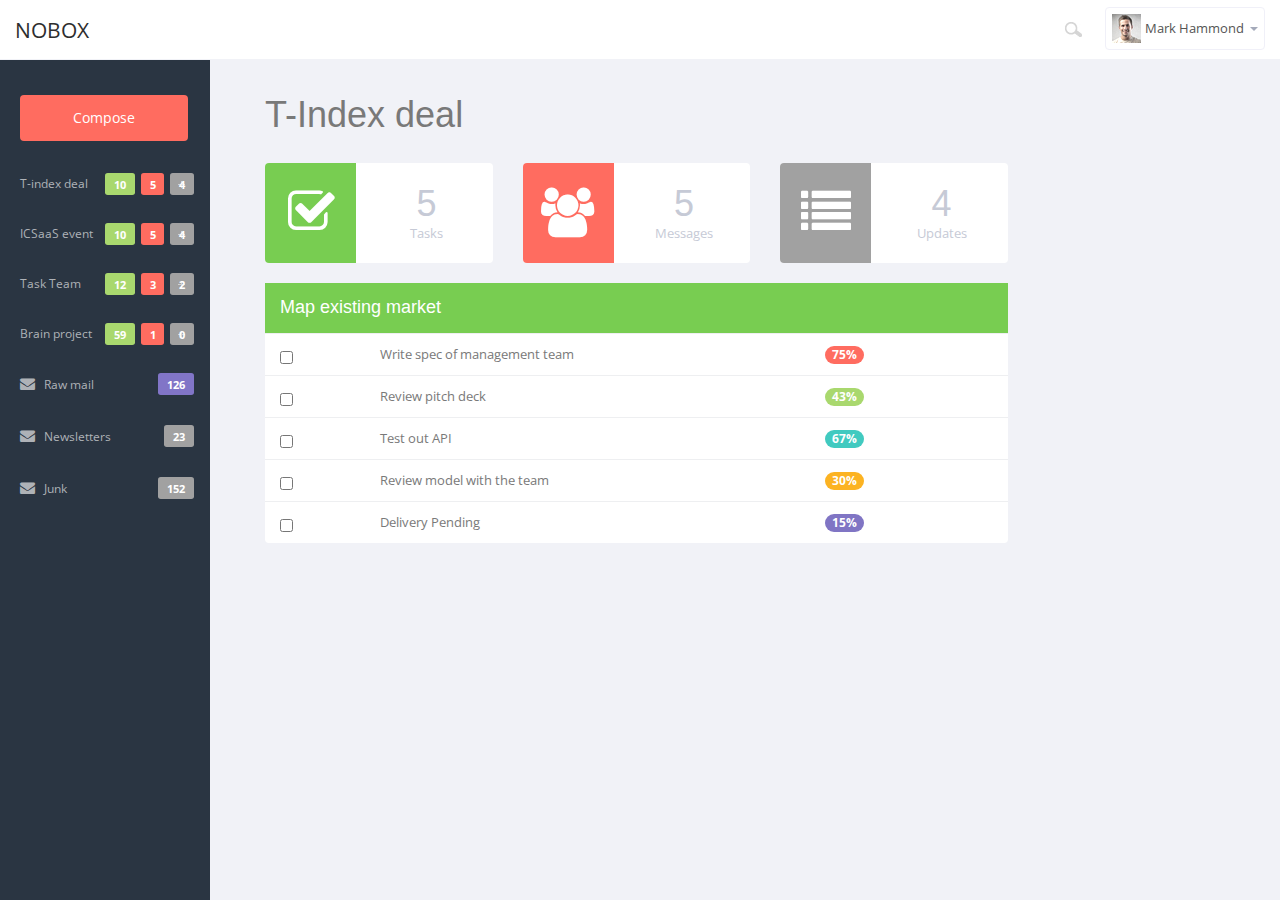
<file: index.html>
<!DOCTYPE html>
<html lang="en">
  <head>
    <meta charset="utf-8">
    <meta name="NOBOX" content="width=device-width, initial-scale=1.0">
    <meta name="description" content="">
    <meta name="author" content="nobox">
    <meta name="keyword" content="email, email client, project management">
    <link rel="shortcut icon" href="img/favicon.png">

    <title>NOBOX</title>

    <!-- Bootstrap core CSS -->
    <link href="css/bootstrap.min.css" rel="stylesheet">
    <link href="css/bootstrap-reset.css" rel="stylesheet">
    <!--external css-->
    <link href="assets/font-awesome/css/font-awesome.css" rel="stylesheet" />
    <!-- Custom styles for this template -->
    <link href="css/style.css" rel="stylesheet">
    <link href="css/style-responsive.css" rel="stylesheet" />

    <!-- HTML5 shim and Respond.js IE8 support of HTML5 tooltipss and media queries -->
    <!--[if lt IE 9]>
      <script src="js/html5shiv.js"></script>
      <script src="js/respond.min.js"></script>
    <![endif]-->

<script>
  function mailtemplate() {
    var content = document.querySelector('template').content;
    document.querySelector('#main-content').appendChild(
        content.cloneNode(true));
  }
</script>


  </head>

  <body>

  <section id="container" class="">
      <!--header start-->
      <header class="header white-bg">
        <!--
          <div class="sidebar-toggle-box">
              <div data-original-title="Toggle Navigation" data-placement="right" class="fa fa-bars tooltips"></div>
          </div>
-->

          <!--logo start-->
          <a href="index.html" class="logo" >NOBOX</a>
          <!--logo end-->
          <div class="nav notify-row" id="top_menu">
            <!--  notification start -->
            <ul class="nav top-menu">
              <!-- settings start -->

              <!--
              <li class="dropdown">
                  <a data-toggle="dropdown" class="dropdown-toggle" href="#">
                      <i class="fa fa-tasks"></i>
                      <span class="badge bg-success">6</span>
                  </a>
                  <ul class="dropdown-menu extended tasks-bar">
                      <div class="notify-arrow notify-arrow-green"></div>
                      <li>
                          <p class="green">You have 6 pending tasks</p>
                      </li>
                      <li>
                          <a href="#">
                              <div class="task-info">
                                  <div class="desc">Dashboard v1.3</div>
                                  <div class="percent">40%</div>
                              </div>
                              <div class="progress progress-striped">
                                  <div class="progress-bar progress-bar-success" role="progressbar" aria-valuenow="40" aria-valuemin="0" aria-valuemax="100" style="width: 40%">
                                      <span class="sr-only">40% Complete (success)</span>
                                  </div>
                              </div>
                          </a>
                      </li>
                      <li>
                          <a href="#">
                              <div class="task-info">
                                  <div class="desc">Database Update</div>
                                  <div class="percent">60%</div>
                              </div>
                              <div class="progress progress-striped">
                                  <div class="progress-bar progress-bar-warning" role="progressbar" aria-valuenow="60" aria-valuemin="0" aria-valuemax="100" style="width: 60%">
                                      <span class="sr-only">60% Complete (warning)</span>
                                  </div>
                              </div>
                          </a>
                      </li>
                      <li>
                          <a href="#">
                              <div class="task-info">
                                  <div class="desc">Iphone Development</div>
                                  <div class="percent">87%</div>
                              </div>
                              <div class="progress progress-striped">
                                  <div class="progress-bar progress-bar-info" role="progressbar" aria-valuenow="20" aria-valuemin="0" aria-valuemax="100" style="width: 87%">
                                      <span class="sr-only">87% Complete</span>
                                  </div>
                              </div>
                          </a>
                      </li>
                      <li>
                          <a href="#">
                              <div class="task-info">
                                  <div class="desc">Mobile App</div>
                                  <div class="percent">33%</div>
                              </div>
                              <div class="progress progress-striped">
                                  <div class="progress-bar progress-bar-danger" role="progressbar" aria-valuenow="80" aria-valuemin="0" aria-valuemax="100" style="width: 33%">
                                      <span class="sr-only">33% Complete (danger)</span>
                                  </div>
                              </div>
                          </a>
                      </li>
                      <li>
                          <a href="#">
                              <div class="task-info">
                                  <div class="desc">Dashboard v1.3</div>
                                  <div class="percent">45%</div>
                              </div>
                              <div class="progress progress-striped active">
                                  <div class="progress-bar"  role="progressbar" aria-valuenow="45" aria-valuemin="0" aria-valuemax="100" style="width: 45%">
                                      <span class="sr-only">45% Complete</span>
                                  </div>
                              </div>

                          </a>
                      </li>
                      <li class="external">
                          <a href="#">See All Tasks</a>
                      </li>
                  </ul>
              </li>

            -->

              <!-- settings end -->
              <!-- inbox dropdown start



              <li id="header_inbox_bar" class="dropdown">
                  <a data-toggle="dropdown" class="dropdown-toggle" href="#">
                      <i class="fa fa-envelope-o"></i>
                      <span class="badge bg-important">5</span>
                  </a>
                  <ul class="dropdown-menu extended inbox">
                      <div class="notify-arrow notify-arrow-red"></div>
                      <li>
                          <p class="red">You have 5 new messages</p>
                      </li>
                      <li>
                          <a href="#">
                              <span class="photo"><img alt="avatar" src="./img/avatar-mini.jpg"></span>
                                    <span class="subject">
                                    <span class="from">Jonathan Smith</span>
                                    <span class="time">Just now</span>
                                    </span>
                                    <span class="message">
                                        Hello, this is an example msg.
                                    </span>
                          </a>
                      </li>
                      <li>
                          <a href="#">
                              <span class="photo"><img alt="avatar" src="./img/avatar-mini2.jpg"></span>
                                    <span class="subject">
                                    <span class="from">Jhon Doe</span>
                                    <span class="time">10 mins</span>
                                    </span>
                                    <span class="message">
                                     Hi, Jhon Doe Bhai how are you ?
                                    </span>
                          </a>
                      </li>
                      <li>
                          <a href="#">
                              <span class="photo"><img alt="avatar" src="./img/avatar-mini3.jpg"></span>
                                    <span class="subject">
                                    <span class="from">Jason Stathum</span>
                                    <span class="time">3 hrs</span>
                                    </span>
                                    <span class="message">
                                        This is awesome dashboard.
                                    </span>
                          </a>
                      </li>
                      <li>
                          <a href="#">
                              <span class="photo"><img alt="avatar" src="./img/avatar-mini4.jpg"></span>
                                    <span class="subject">
                                    <span class="from">Jondi Rose</span>
                                    <span class="time">Just now</span>
                                    </span>
                                    <span class="message">
                                        Hello, this is metrolab
                                    </span>
                          </a>
                      </li>
                      <li>
                          <a href="#">See all messages</a>
                      </li>
                  </ul>
              </li>
              


               inbox dropdown end -->
              <!-- notification dropdown start



              <li id="header_notification_bar" class="dropdown">
                  <a data-toggle="dropdown" class="dropdown-toggle" href="#">

                      <i class="fa fa-bell-o"></i>
                      <span class="badge bg-warning">7</span>
                  </a>
                  <ul class="dropdown-menu extended notification">
                      <div class="notify-arrow notify-arrow-yellow"></div>
                      <li>
                          <p class="yellow">You have 7 new notifications</p>
                      </li>
                      <li>
                          <a href="#">
                              <span class="label label-danger"><i class="fa fa-bolt"></i></span>
                              Server #3 overloaded.
                              <span class="small italic">34 mins</span>
                          </a>
                      </li>
                      <li>
                          <a href="#">
                              <span class="label label-warning"><i class="fa fa-bell"></i></span>
                              Server #10 not respoding.
                              <span class="small italic">1 Hours</span>
                          </a>
                      </li>
                      <li>
                          <a href="#">
                              <span class="label label-danger"><i class="fa fa-bolt"></i></span>
                              Database overloaded 24%.
                              <span class="small italic">4 hrs</span>
                          </a>
                      </li>
                      <li>
                          <a href="#">
                              <span class="label label-success"><i class="fa fa-plus"></i></span>
                              New user registered.
                              <span class="small italic">Just now</span>
                          </a>
                      </li>
                      <li>
                          <a href="#">
                              <span class="label label-info"><i class="fa fa-bullhorn"></i></span>
                              Application error.
                              <span class="small italic">10 mins</span>
                          </a>
                      </li>
                      <li>
                          <a href="#">See all notifications</a>
                      </li>
                  </ul>
              </li>
               notification dropdown end -->



          </ul>
          </div>
          <div class="top-nav ">
              <ul class="nav pull-right top-menu">
                  <li>
                      <input type="text" class="form-control search" placeholder="Search">
                  </li>
                  <!-- user login dropdown start-->
                  <li class="dropdown">
                      <a data-toggle="dropdown" class="dropdown-toggle" href="#">
                          <img alt="" src="img/avatar1_small.jpg">
                          <span class="username">Mark Hammond</span>
                          <b class="caret"></b>
                      </a>
                      <ul class="dropdown-menu extended logout">
                          <div class="log-arrow-up"></div>
                          <li><a href="#"><i class=" fa fa-suitcase"></i>Profile</a></li>
                          <li><a href="#"><i class="fa fa-cog"></i> Settings</a></li>
                          <li><a href="#"><i class="fa fa-bell-o"></i> Notification</a></li>
                          <li><a href="login.html"><i class="fa fa-key"></i> Log Out</a></li>
                      </ul>
                  </li>
                  <!-- user login dropdown end -->
              </ul>
          </div>
      </header>
      <!--header end-->
      <!--sidebar start-->
      <aside>



          <div id="sidebar"  class="nav-collapse ">
              <!-- sidebar menu start-->



              <ul class="sidebar-menu" id="nav-accordion">


          <a class="btn btn-composebig" data-toggle="modal" href="#myModal">
          Compose
          </a>

                  <li class="sub-menu">
                      <a href="javascript:;">
                          <span>T-index deal</span>
                          <span class="label label-default pull-right mail-info">4</span>
                          <span class="label label-danger pull-right mail-info">5</span>
                          <span class="label label-success pull-right mail-info">10</span>
                      </a>
                      <ul class="sub">
                          <li><a  href="grids.html">Assesment</a></li>
                          <li><a  href="calendar.html">Management team</a></li>
                          <li><a  href="gallery.html">Invest</a></li>
                      </ul>
                  </li>


                  <li class="sub-menu">
                      <a href="javascript:;">
                          <span>ICSaaS event</span>
                          <span class="label label-default pull-right mail-info">4</span>
                          <span class="label label-danger pull-right mail-info">5</span>
                          <span class="label label-success pull-right mail-info">10</span>
                      </a>
                      <ul class="sub">
                          <li><a  href="grids.html">Assesment</a></li>
                          <li><a  href="calendar.html">Management team</a></li>
                          <li><a  href="gallery.html">Invest</a></li>
                      </ul>
                  </li>


                  <li class="sub-menu">
                      <a href="javascript:;">
                          <span>Task Team</span>
                          <span class="label label-default pull-right mail-info">2</span>
                          <span class="label label-danger pull-right mail-info">3</span>
                          <span class="label label-success pull-right mail-info">12</span>
                      </a>
                      <ul class="sub">
                          <li><a  href="grids.html">Assesment</a></li>
                          <li><a  href="calendar.html">Management team</a></li>
                          <li><a  href="gallery.html">Invest</a></li>
                      </ul>
                  </li>


                   <li class="sub-menu">
                      <a href="javascript:;">
                          <span>Brain project</span>
                          <span class="label label-default pull-right mail-info">0</span>
                          <span class="label label-danger pull-right mail-info">1</span>
                          <span class="label label-success pull-right mail-info">59</span>
                      </a>
                      <ul class="sub">
                          <li><a  href="grids.html">Assesment</a></li>
                          <li><a  href="calendar.html">Management team</a></li>
                          <li><a  href="gallery.html">Invest</a></li>
                      </ul>
                  </li>

                   <li class="divider"></li>
                
                  <li>
                      <a  onclick="mailtemplate()" href="javascript:void(0);">
                          <i class="fa fa-envelope"></i>
                          <span>Raw mail</span>
                          <span class="label label-info pull-right mail-info">126</span>
                      </a>
                  </li>


                  <li>
                      <a  href="inbox.html">
                          <i class="fa fa-envelope"></i>
                          <span>Newsletters </span>
                          <span class="label label-default pull-right mail-info">23</span>
                      </a>
                  </li>

                   <li>
                      <a  href="inbox.html">
                          <i class="fa fa-envelope"></i>
                          <span>Junk </span>
                          <span class="label label-default pull-right mail-info">152</span>
                      </a>
                  </li>






              </ul>
              <!-- sidebar menu end-->
          </div>
      </aside>
      <!--sidebar end-->
      <!--main content start-->
      <section id="main-content">
         
    <!-- CONTENT INSERTED BY JS -->


          <section class="wrapper">
              <!-- page start-->

              <h1>T-Index deal</h1>
              <br>

              <div class="row">
                  <div class="col-lg-3">



                             <!--widget start-->
                              <div class=" state-overview">
                                  <section class="panel">
                                      <div class="symbol green">
                                          <i class="fa fa-check-square-o"></i>
                                      </div>
                                      <div class="value">
                                          <h1>5</h1>
                                          <p>Tasks</p>
                                      </div>
                                  </section>
                              </div>
                              <!--widget end-->

</div>
 <div class="col-lg-3">
                                                            <!--widget start-->
                              <div class=" state-overview">
                                  <section class="panel">
                                      <div class="symbol red">
                                          <i class="fa fa-users"></i>
                                      </div>
                                      <div class="value">
                                          <h1>5</h1>
                                          <p>Messages</p>
                                      </div>
                                  </section>
                              </div>
                              <!--widget end-->


</div>
 <div class="col-lg-3">

                                                            <!--widget start-->
                              <div class=" state-overview">
                                  <section class="panel">
                                      <div class="symbol default">
                                          <i class="fa fa-list"></i>
                                      </div>
                                      <div class="value">
                                          <h1>4</h1>
                                          <p>Updates</p>
                                      </div>
                                  </section>
                              </div>
                       
                              <!--widget end-->
</div>
      
      </div>
  </div>

              <div class="row">
                  <div class="col-lg-9">



     <!--work progress start-->
                      <section class="panel">
                          <div class="panel-body progress-panel">
                              <div class="task-progress">
                                  <h1>Map existing market</h1>
                              </div>
                          </div>
                          <table class="table table-hover personal-task">
                              <tbody>
                              <tr>
                                  <td>

                                   <label class="checkbox-inline">
                                    <input type="checkbox" id="inlineCheckbox1" value="option1"> 
                                  </label>   

                                  </td>
                                  <td>
                                      Write spec of management team
                                     
                                  </td>
                                  <td>
                                      <span class="badge bg-important">75%</span>
                                  </td>
                                  <td>
                                    <div id="work-progress1"></div>
                                  </td>
                              </tr>
                              <tr>
                                  <td>

                                   <label class="checkbox-inline">
                                    <input type="checkbox" id="inlineCheckbox1" value="option1"> 
                                  </label>  

                                  </td>
                                  <td>
                                      Review pitch deck
                                  </td>
                                  <td>
                                      <span class="badge bg-success">43%</span>
                                  </td>
                                  <td>
                                      <div id="work-progress2"></div>
                                  </td>
                              </tr>
                              <tr>
                                  <td>


                                   <label class="checkbox-inline">
                                    <input type="checkbox" id="inlineCheckbox1" value="option1"> 
                                  </label>  

                                  </td>
                                  <td>
                                      Test out API
                                  </td>
                                  <td>
                                      <span class="badge bg-info">67%</span>
                                  </td>
                                  <td>
                                      <div id="work-progress3"></div>
                                  </td>
                              </tr>
                              <tr>
                                  <td>

                                   <label class="checkbox-inline">
                                    <input type="checkbox" id="inlineCheckbox1" value="option1"> 
                                  </label>  

                                  </td>
                                  <td>
                                      Review model with the team
                                  </td>
                                  <td>
                                      <span class="badge bg-warning">30%</span>
                                  </td>
                                  <td>
                                      <div id="work-progress4"></div>
                                  </td>
                              </tr>
                              <tr>
                                  <td>

                                   <label class="checkbox-inline">
                                    <input type="checkbox" id="inlineCheckbox1" value="option1"> 
                                  </label>  

                                  </td>
                                  <td>
                                      Delivery Pending
                                  </td>
                                  <td>
                                      <span class="badge bg-primary">15%</span>
                                  </td>
                                  <td>
                                      <div id="work-progress5"></div>
                                  </td>
                              </tr>
                              </tbody>
                          </table>
                      </section>
                      <!--work progress end-->

</div>
</div>
      
      </section>



      <!--main content end-->
      <!--footer start-->
      <!--
      <footer class="site-footer">
          <div class="text-center">
              2013 &copy; NOBOX.
              <a href="#" class="go-top">
                  <i class="fa fa-angle-up"></i>
              </a>
          </div>
      </footer>
    -->
      <!--footer end-->
  </section>

    <!-- js placed at the end of the document so the pages load faster -->
    <script src="js/jquery.js"></script>
    <script src="js/bootstrap.min.js"></script>
    <script class="include" type="text/javascript" src="js/jquery.dcjqaccordion.2.7.js"></script>
    <script src="js/jquery.scrollTo.min.js"></script>
    <script src="js/jquery.nicescroll.js" type="text/javascript"></script>
    <script src="js/respond.min.js" ></script>

    <!--common script for all pages-->
    <script src="js/common-scripts.js"></script>




<!--project view template-->
<template>

 
          <section class="wrapper">
              <!-- page start-->

              <h1>T-Index deal</h1>

              <div class="row">
                  <div class="col-lg-4">



                              <!--widget start-->
                              <div class=" state-overview">
                                  <section class="panel">
                                      <div class="symbol red">
                                          <i class="fa fa-tags"></i>
                                      </div>
                                      <div class="value">
                                          <h1>1</h1>
                                          <p>Sales</p>
                                      </div>
                                  </section>
                              </div>
                              <!--widget end-->


                                                            <!--widget start-->
                              <div class=" state-overview">
                                  <section class="panel">
                                      <div class="symbol red">
                                          <i class="fa fa-tags"></i>
                                      </div>
                                      <div class="value">
                                          <h1>1</h1>
                                          <p>Sales</p>
                                      </div>
                                  </section>
                              </div>
                              <!--widget end-->




                                                            <!--widget start-->
                              <div class=" state-overview">
                                  <section class="panel">
                                      <div class="symbol red">
                                          <i class="fa fa-tags"></i>
                                      </div>
                                      <div class="value">
                                          <h1>3</h1>
                                          <p>Sales</p>
                                      </div>
                                  </section>
                              </div>
                              <!--widget end-->

          </section>
      </div>
  </div>

</template>


  </body>
</html>
</file>
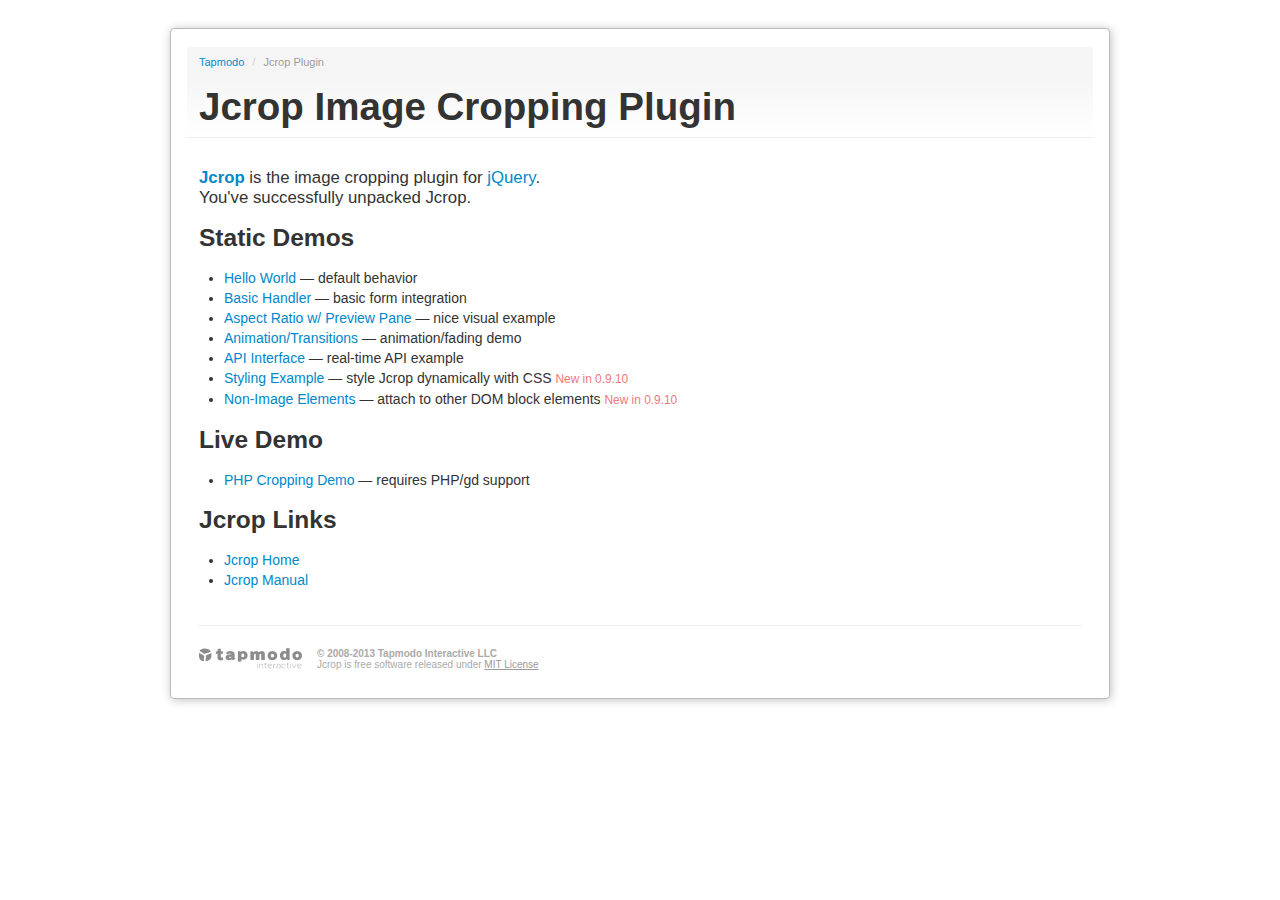
<file: assets/jcrop/index.html>
<!DOCTYPE html>
<html lang="en">
<head>
  <title>Jcrop: the jQuery Image Cropping Plugin</title>
  <link rel="stylesheet" href="demos/demo_files/main.css" type="text/css" />
  <link rel="stylesheet" href="demos/demo_files/demos.css" type="text/css" />
  <script src="js/jquery.min.js"></script>
  <meta http-equiv="Content-type" content="text/html;charset=UTF-8" />
</head>
<body>

<div class="container">
<div class="row">
<div class="span12">
<div class="jc-demo-box">

<div class="page-header">
<ul class="breadcrumb first">
  <li><a href="http://tapmodo.com/">Tapmodo</a> <span class="divider">/</span></li>
  <li class="active">Jcrop Plugin</li>
</ul>
<h1>Jcrop Image Cropping Plugin</h1>
</div>


<big>
	<a href="http://deepliquid.com/content/Jcrop.html"><b>Jcrop</b></a>
	is the image cropping plugin for
	<a href="http://jquery.com/">jQuery</a>.<br />
	You've successfully unpacked Jcrop.
</big>

<h3>Static Demos</h3>

<ul>
	<li><a href="demos/tutorial1.html">Hello World</a>
		&mdash; default behavior</li>
	<li><a href="demos/tutorial2.html">Basic Handler</a>
		&mdash; basic form integration</li>
	<li><a href="demos/tutorial3.html">Aspect Ratio w/ Preview Pane</a>
		&mdash; nice visual example</li>
	<li><a href="demos/tutorial4.html">Animation/Transitions</a>
		&mdash; animation/fading demo</li>
	<li><a href="demos/tutorial5.html">API Interface</a>
		&mdash; real-time API example</li>
	<li><a href="demos/styling.html">Styling Example</a>
		&mdash; style Jcrop dynamically with CSS
    <small>New in 0.9.10</small>
    </li>
  <li><a href="demos/non-image.html">Non-Image Elements</a>
    &mdash; attach to other DOM block elements
    <small>New in 0.9.10</small>
    </li>
</ul>

<h3>Live Demo</h3>

<ul>
	<li><a href="demos/crop.php">PHP Cropping Demo</a>
		&mdash; requires PHP/gd support</li>
</ul>

<h3>Jcrop Links</h3>

<ul>
	<li><a href="http://deepliquid.com/content/Jcrop.html">Jcrop Home</a></li>
	<li><a href="http://deepliquid.com/content/Jcrop_Manual.html">Jcrop Manual</a></li>
</ul>

<div class="tapmodo-footer">
  <a href="http://tapmodo.com" class="tapmodo-logo segment">tapmodo.com</a>
  <div class="segment"><b>&copy; 2008-2013 Tapmodo Interactive LLC</b><br />
    Jcrop is free software released under <a href="MIT-LICENSE.txt">MIT License</a>
  </div>
</div>
<div class="clearfix"></div>

</div>
</div>
</div>
</div>

</body>
</html>
</file>
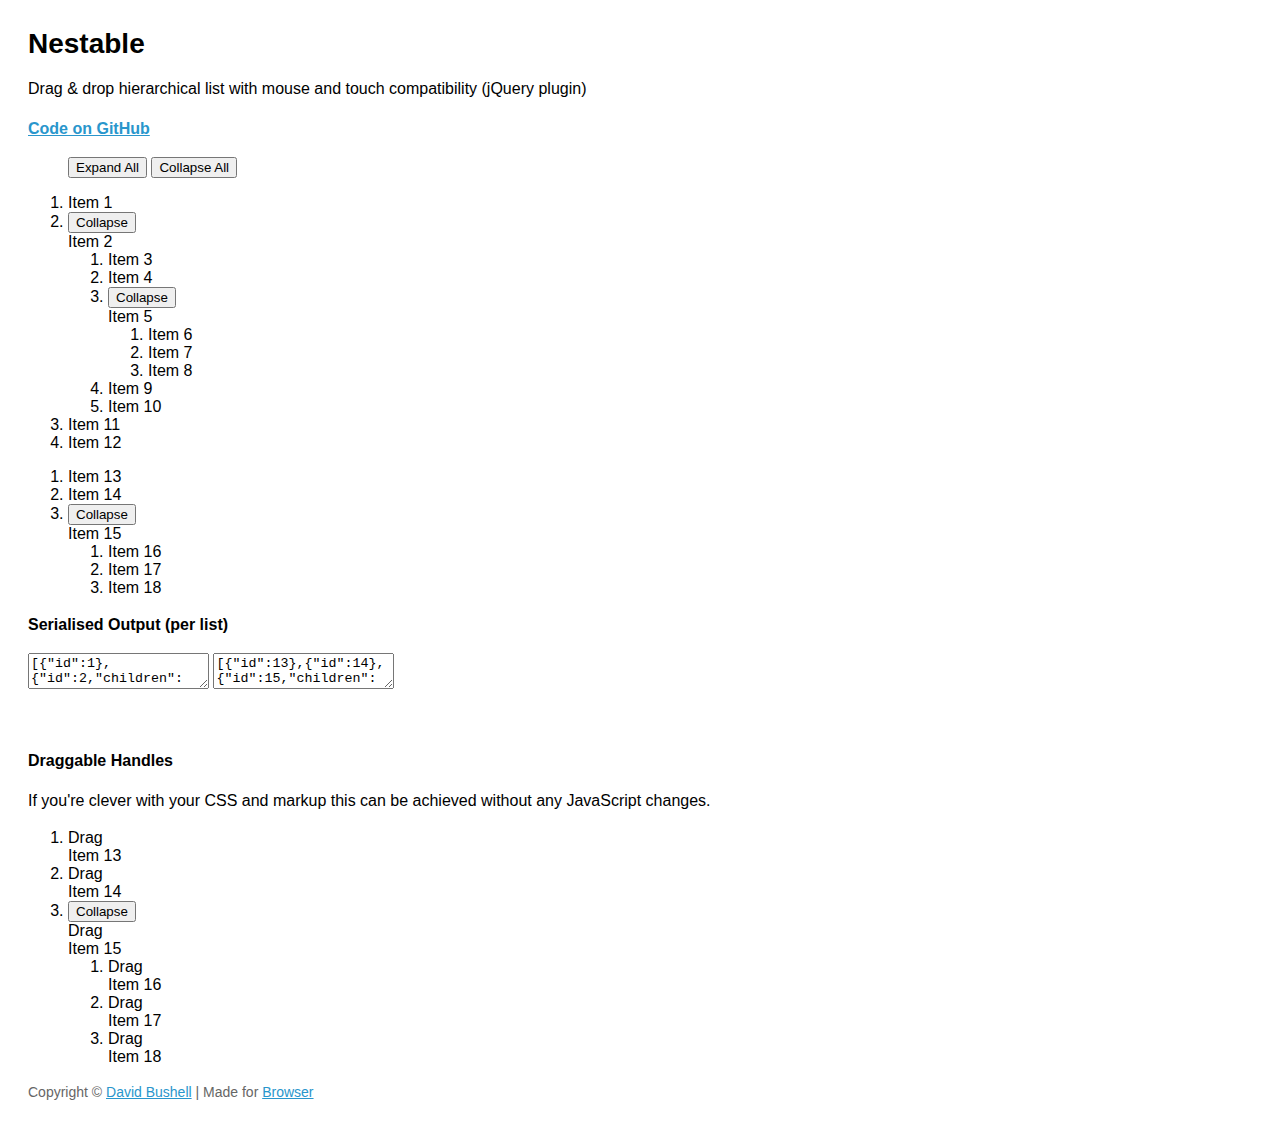
<file: assets/nestable/index.html>
<!DOCTYPE html>
<!--[if lt IE 7]> <html lang="en" class="lt-ie9 lt-ie8 lt-ie7"> <![endif]-->
<!--[if IE 7]>    <html lang="en" class="lt-ie9 lt-ie8"> <![endif]-->
<!--[if IE 8]>    <html lang="en" class="lt-ie9"> <![endif]-->
<!--[if IE 9]>    <html lang="en" class="ie9"> <![endif]-->
<!--[if gt IE 9]><!--> <html lang="en"> <!--<![endif]-->
<head>
    <meta charset="utf-8">
    <meta name="viewport" content="width=device-width, initial-scale=1, minimum-scale=1">
    <title>Nestable</title>
    <style type="text/css">

.cf:after { visibility: hidden; display: block; font-size: 0; content: " "; clear: both; height: 0; }
* html .cf { zoom: 1; }
*:first-child+html .cf { zoom: 1; }

html { margin: 0; padding: 0; }
body { font-size: 100%; margin: 0; padding: 1.75em; font-family: 'Helvetica Neue', Arial, sans-serif; }

h1 { font-size: 1.75em; margin: 0 0 0.6em 0; }

a { color: #2996cc; }
a:hover { text-decoration: none; }

p { line-height: 1.5em; }
.small { color: #666; font-size: 0.875em; }
.large { font-size: 1.25em; }



    </style>
</head>
<body>

    <h1>Nestable</h1>

    <p>Drag &amp; drop hierarchical list with mouse and touch compatibility (jQuery plugin)</p>

    <p><strong><a href="https://github.com/dbushell/Nestable">Code on GitHub</a></strong></p>

    <menu id="nestable-menu">
        <button type="button" data-action="expand-all">Expand All</button>
        <button type="button" data-action="collapse-all">Collapse All</button>
    </menu>

    <div class="cf nestable-lists">

        <div class="dd" id="nestable">
            <ol class="dd-list">
                <li class="dd-item" data-id="1">
                    <div class="dd-handle">Item 1</div>
                </li>
                <li class="dd-item" data-id="2">
                    <div class="dd-handle">Item 2</div>
                    <ol class="dd-list">
                        <li class="dd-item" data-id="3"><div class="dd-handle">Item 3</div></li>
                        <li class="dd-item" data-id="4"><div class="dd-handle">Item 4</div></li>
                        <li class="dd-item" data-id="5">
                            <div class="dd-handle">Item 5</div>
                            <ol class="dd-list">
                                <li class="dd-item" data-id="6"><div class="dd-handle">Item 6</div></li>
                                <li class="dd-item" data-id="7"><div class="dd-handle">Item 7</div></li>
                                <li class="dd-item" data-id="8"><div class="dd-handle">Item 8</div></li>
                            </ol>
                        </li>
                        <li class="dd-item" data-id="9"><div class="dd-handle">Item 9</div></li>
                        <li class="dd-item" data-id="10"><div class="dd-handle">Item 10</div></li>
                    </ol>
                </li>
                <li class="dd-item" data-id="11">
                    <div class="dd-handle">Item 11</div>
                </li>
                <li class="dd-item" data-id="12">
                    <div class="dd-handle">Item 12</div>
                </li>
            </ol>
        </div>

        <div class="dd" id="nestable2">
            <ol class="dd-list">
                <li class="dd-item" data-id="13">
                    <div class="dd-handle">Item 13</div>
                </li>
                <li class="dd-item" data-id="14">
                    <div class="dd-handle">Item 14</div>
                </li>
                <li class="dd-item" data-id="15">
                    <div class="dd-handle">Item 15</div>
                    <ol class="dd-list">
                        <li class="dd-item" data-id="16"><div class="dd-handle">Item 16</div></li>
                        <li class="dd-item" data-id="17"><div class="dd-handle">Item 17</div></li>
                        <li class="dd-item" data-id="18"><div class="dd-handle">Item 18</div></li>
                    </ol>
                </li>
            </ol>
        </div>

    </div>

    <p><strong>Serialised Output (per list)</strong></p>

    <textarea id="nestable-output"></textarea>
    <textarea id="nestable2-output"></textarea>

    <p>&nbsp;</p>

    <div class="cf nestable-lists">

    <p><strong>Draggable Handles</strong></p>

    <p>If you're clever with your CSS and markup this can be achieved without any JavaScript changes.</p>

        <div class="dd" id="nestable3">
            <ol class="dd-list">
                <li class="dd-item dd3-item" data-id="13">
                    <div class="dd-handle dd3-handle">Drag</div><div class="dd3-content">Item 13</div>
                </li>
                <li class="dd-item dd3-item" data-id="14">
                    <div class="dd-handle dd3-handle">Drag</div><div class="dd3-content">Item 14</div>
                </li>
                <li class="dd-item dd3-item" data-id="15">
                    <div class="dd-handle dd3-handle">Drag</div><div class="dd3-content">Item 15</div>
                    <ol class="dd-list">
                        <li class="dd-item dd3-item" data-id="16">
                            <div class="dd-handle dd3-handle">Drag</div><div class="dd3-content">Item 16</div>
                        </li>
                        <li class="dd-item dd3-item" data-id="17">
                            <div class="dd-handle dd3-handle">Drag</div><div class="dd3-content">Item 17</div>
                        </li>
                        <li class="dd-item dd3-item" data-id="18">
                            <div class="dd-handle dd3-handle">Drag</div><div class="dd3-content">Item 18</div>
                        </li>
                    </ol>
                </li>
            </ol>
        </div>

    </div>

    <p class="small">Copyright &copy; <a href="http://dbushell.com/">David Bushell</a> | Made for <a href="http://www.browserlondon.com/">Browser</a></p>

<script src="http://ajax.googleapis.com/ajax/libs/jquery/1.7.2/jquery.min.js"></script>
<script src="jquery.nestable.js"></script>
<script>

$(document).ready(function()
{

    var updateOutput = function(e)
    {
        var list   = e.length ? e : $(e.target),
            output = list.data('output');
        if (window.JSON) {
            output.val(window.JSON.stringify(list.nestable('serialize')));//, null, 2));
        } else {
            output.val('JSON browser support required for this demo.');
        }
    };

    // activate Nestable for list 1
    $('#nestable').nestable({
        group: 1
    })
    .on('change', updateOutput);
    
    // activate Nestable for list 2
    $('#nestable2').nestable({
        group: 1
    })
    .on('change', updateOutput);

    // output initial serialised data
    updateOutput($('#nestable').data('output', $('#nestable-output')));
    updateOutput($('#nestable2').data('output', $('#nestable2-output')));

    $('#nestable-menu').on('click', function(e)
    {
        var target = $(e.target),
            action = target.data('action');
        if (action === 'expand-all') {
            $('.dd').nestable('expandAll');
        }
        if (action === 'collapse-all') {
            $('.dd').nestable('collapseAll');
        }
    });

    $('#nestable3').nestable();

});
</script>
</body>
</html>
</file>
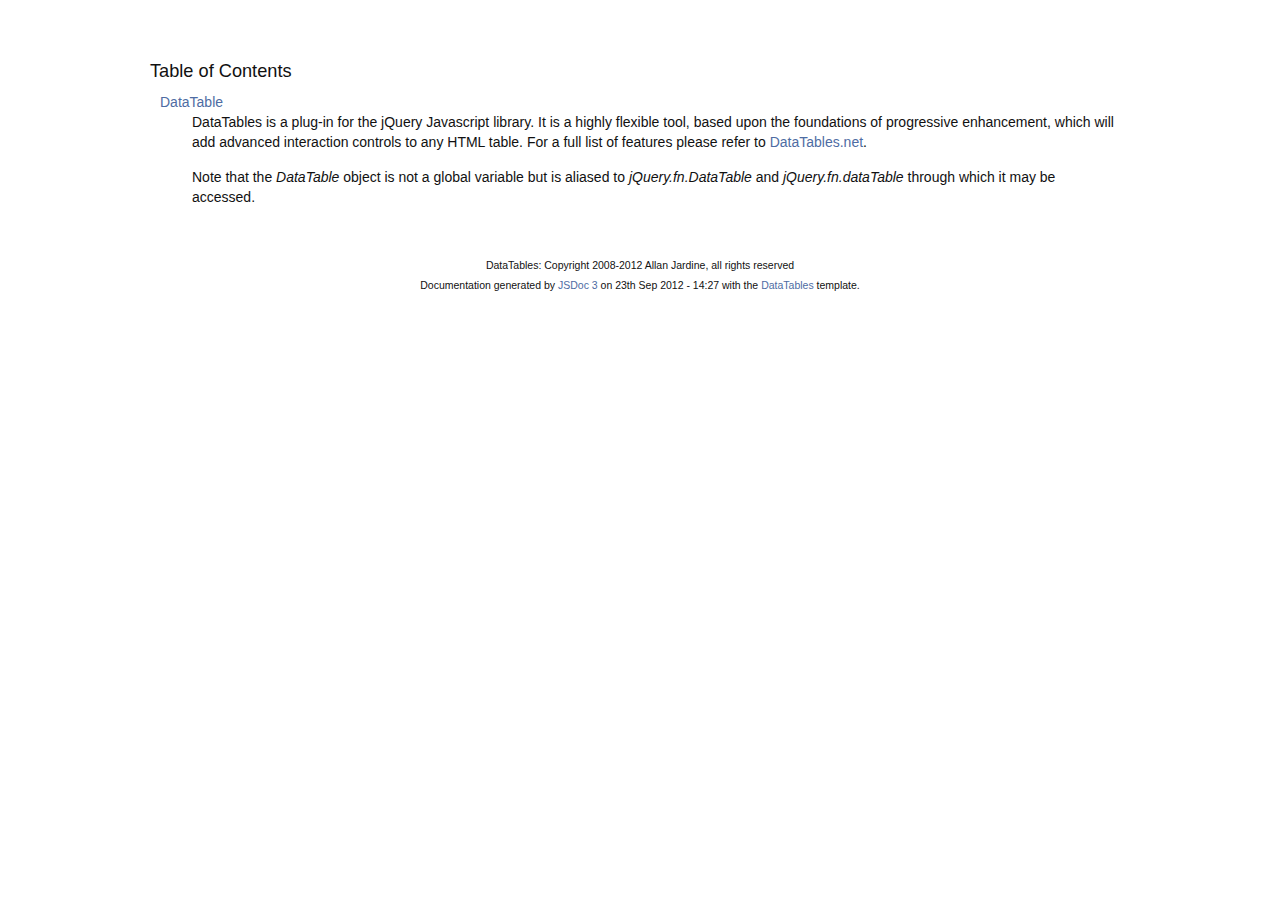
<file: assets/advanced-datatable/docs/index.html>
<!DOCTYPE HTML PUBLIC "-//W3C//DTD HTML 4.01//EN" "http://www.w3.org/TR/html4/strict.dtd">
<html>
	<head>
		<meta http-equiv="Content-type" content="text/html; charset=utf-8">
		<title>Table of Contents - documentation</title>
  
		<style type="text/css" media="screen">
			@import "media/css/doc.css";
			@import "media/css/shCore.css";
			@import "media/css/shThemeDataTables.css";
		</style>
	
		<script type="text/javascript" src="media/js/shCore.js"></script>
		<script type="text/javascript" src="media/js/shBrushJScript.js"></script>
		<script type="text/javascript" src="media/js/jquery.js"></script>
		<script type="text/javascript" src="media/js/doc.js"></script>
	</head>
	<body>
		<div class="fw_container">
			<a name="top"></a>
			<div class="fw_header">
			</div>

			<div class="fw_content">
				<h3 class="subsection-title">Table of Contents</h3>
				<dl>
					<dt><a href="DataTable.html">DataTable</a></dt><dd><p>DataTables is a plug-in for the jQuery Javascript library. It is a 
highly flexible tool, based upon the foundations of progressive 
enhancement, which will add advanced interaction controls to any 
HTML table. For a full list of features please refer to
<a href="http://datatables.net">DataTables.net</a>.</p>

<p>Note that the <i>DataTable</i> object is not a global variable but is
aliased to <i>jQuery.fn.DataTable</i> and <i>jQuery.fn.dataTable</i> through which 
it may be  accessed.</p></dd>
				</dl>
   			</div>
		</div>

		<div class="fw_footer">
			DataTables: Copyright 2008-2012 Allan Jardine, all rights reserved<br>

			Documentation generated by <a href="https://github.com/micmath/JSDoc">JSDoc 3</a> on
			23th Sep 2012 - 14:27
			with the <a href="http://datatables.net/">DataTables</a> template.
		</div>
	</body>
</html>
</file>
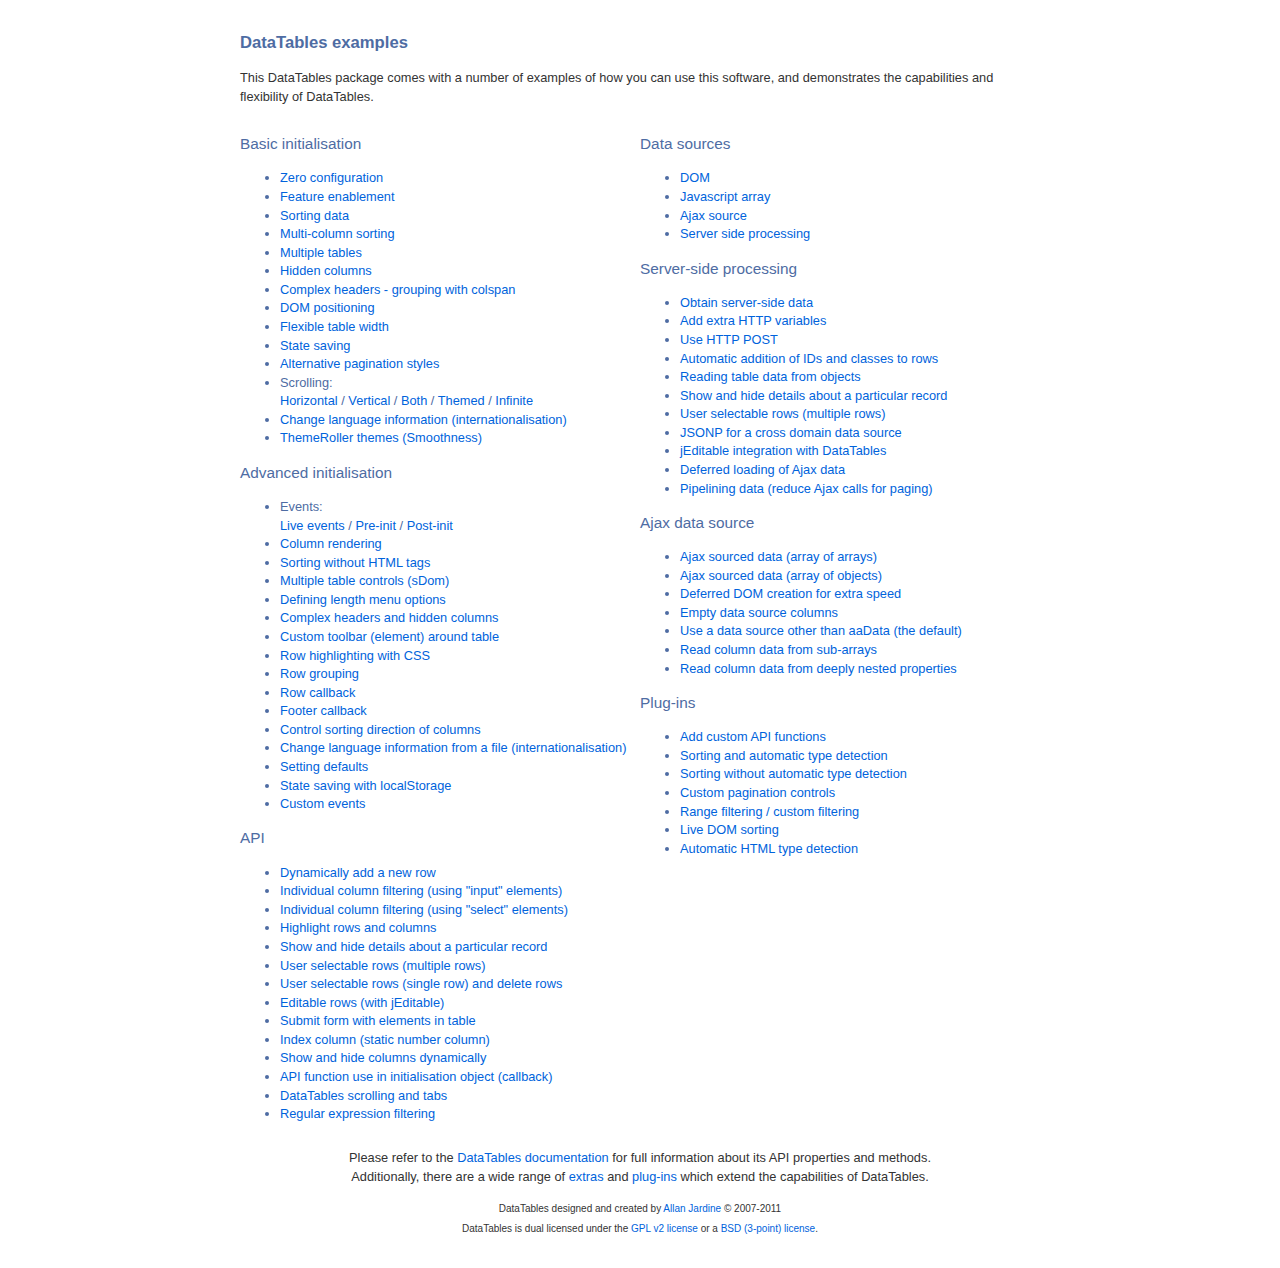
<file: assets/advanced-datatable/examples/index.html>
<!DOCTYPE HTML PUBLIC "-//W3C//DTD HTML 4.01//EN" "http://www.w3.org/TR/html4/strict.dtd">
<html>
	<head>
		<meta http-equiv="content-type" content="text/html; charset=utf-8" />
		<link rel="shortcut icon" type="image/ico" href="http://www.datatables.net/favicon.ico" />
		
		<title>DataTables example</title>
		<style type="text/css" title="currentStyle">
			@import "../media/css/demo_page.css";
			@import "../media/css/demo_table.css";
		</style>
	</head>
	<body id="dt_example">
		<div id="container">
			<div class="full_width big">
				DataTables examples
			</div>
			
			<p>This DataTables package comes with a number of examples of how you can use this software, and demonstrates the capabilities and flexibility of DataTables.</p>
			
			<div class="demo_links">
				<h2>Basic initialisation</h2>
				<ul>
					<li><a href="basic_init/zero_config.html">Zero configuration</a></li>
					<li><a href="basic_init/filter_only.html">Feature enablement</a></li>
					<li><a href="basic_init/table_sorting.html">Sorting data</a></li>
					<li><a href="basic_init/multi_col_sort.html">Multi-column sorting</a></li>
					<li><a href="basic_init/multiple_tables.html">Multiple tables</a></li>
					<li><a href="basic_init/hidden_columns.html">Hidden columns</a></li>
					<li><a href="basic_init/complex_header.html">Complex headers - grouping with colspan</a></li>
					<li><a href="basic_init/dom.html">DOM positioning</a></li>
					<li><a href="basic_init/flexible_width.html">Flexible table width</a></li>
					<li><a href="basic_init/state_save.html">State saving</a></li>
					<li><a href="basic_init/alt_pagination.html">Alternative pagination styles</a></li>
					<li>Scrolling: <br>
						<a href="basic_init/scroll_x.html">Horizontal</a> / 
						<a href="basic_init/scroll_y.html">Vertical</a> / 
						<a href="basic_init/scroll_xy.html">Both</a> / 
						<a href="basic_init/scroll_y_theme.html">Themed</a> / 
						<a href="basic_init/scroll_y_infinite.html">Infinite</a>
					</li>
					<li><a href="basic_init/language.html">Change language information (internationalisation)</a></li>
					<li><a href="basic_init/themes.html">ThemeRoller themes (Smoothness)</a></li>
				</ul>
				
				<h2>Advanced initialisation</h2>
				<ul>
					<li>Events: <br>
						<a href="advanced_init/events_live.html">Live events</a> / 
						<a href="advanced_init/events_pre_init.html">Pre-init</a> / 
						<a href="advanced_init/events_post_init.html">Post-init</a>
					</li>
					<li><a href="advanced_init/column_render.html">Column rendering</a></li>
					<li><a href="advanced_init/html_sort.html">Sorting without HTML tags</a></li>
					<li><a href="advanced_init/dom_multiple_elements.html">Multiple table controls (sDom)</a></li>
					<li><a href="advanced_init/length_menu.html">Defining length menu options</a></li>
					<li><a href="advanced_init/complex_header.html">Complex headers and hidden columns</a></li>
					<li><a href="advanced_init/dom_toolbar.html">Custom toolbar (element) around table</a></li>
					<li><a href="advanced_init/highlight.html">Row highlighting with CSS</a></li>
					<li><a href="advanced_init/row_grouping.html">Row grouping</a></li>
					<li><a href="advanced_init/row_callback.html">Row callback</a></li>
					<li><a href="advanced_init/footer_callback.html">Footer callback</a></li>
					<li><a href="advanced_init/sorting_control.html">Control sorting direction of columns</a></li>
					<li><a href="advanced_init/language_file.html">Change language information from a file (internationalisation)</a></li>
					<li><a href="advanced_init/defaults.html">Setting defaults</a></li>
					<li><a href="advanced_init/localstorage.html">State saving with localStorage</a></li>
					<li><a href="advanced_init/dt_events.html">Custom events</a></li>
				</ul>
				
				<h2>API</h2>
				<ul>
					<li><a href="api/add_row.html">Dynamically add a new row</a></li>
					<li><a href="api/multi_filter.html">Individual column filtering (using "input" elements)</a></li>
					<li><a href="api/multi_filter_select.html">Individual column filtering (using "select" elements)</a></li>
					<li><a href="api/highlight.html">Highlight rows and columns</a></li>
					<li><a href="api/row_details.html">Show and hide details about a particular record</a></li>
					<li><a href="api/select_row.html">User selectable rows (multiple rows)</a></li>
					<li><a href="api/select_single_row.html">User selectable rows (single row) and delete rows</a></li>
					<li><a href="api/editable.html">Editable rows (with jEditable)</a></li>
					<li><a href="api/form.html">Submit form with elements in table</a></li>
					<li><a href="api/counter_column.html">Index column (static number column)</a></li>
					<li><a href="api/show_hide.html">Show and hide columns dynamically</a></li>
					<li><a href="api/api_in_init.html">API function use in initialisation object (callback)</a></li>
					<li><a href="api/tabs_and_scrolling.html">DataTables scrolling and tabs</a></li>
					<li><a href="api/regex.html">Regular expression filtering</a></li>
				</ul>
			</div>
			
			<div class="demo_links">
				<h2>Data sources</h2>
				<ul>
					<li><a href="data_sources/dom.html">DOM</a></li>
					<li><a href="data_sources/js_array.html">Javascript array</a></li>
					<li><a href="data_sources/ajax.html">Ajax source</a></li>
					<li><a href="data_sources/server_side.html">Server side processing</a></li>
				</ul>
				
				<h2>Server-side processing</h2>
				<ul>
					<li><a href="server_side/server_side.html">Obtain server-side data</a></li>
					<li><a href="server_side/custom_vars.html">Add extra HTTP variables</a></li>
					<li><a href="server_side/post.html">Use HTTP POST</a></li>
					<li><a href="server_side/ids.html">Automatic addition of IDs and classes to rows</a></li>
					<li><a href="server_side/object_data.html">Reading table data from objects</a></li>
					<li><a href="server_side/row_details.html">Show and hide details about a particular record</a></li>
					<li><a href="server_side/select_rows.html">User selectable rows (multiple rows)</a></li>
					<li><a href="server_side/jsonp.html">JSONP for a cross domain data source</a></li>
					<li><a href="server_side/editable.html">jEditable integration with DataTables</a></li>
					<li><a href="server_side/defer_loading.html">Deferred loading of Ajax data</a></li>
					<li><a href="server_side/pipeline.html">Pipelining data (reduce Ajax calls for paging)</a></li>
				</ul>
				
				<h2>Ajax data source</h2>
				<ul>
					<li><a href="ajax/ajax.html">Ajax sourced data (array of arrays)</a></li>
					<li><a href="ajax/objects.html">Ajax sourced data (array of objects)</a></li>
					<li><a href="ajax/defer_render.html">Deferred DOM creation for extra speed</a></li>
					<li><a href="ajax/null_data_source.html">Empty data source columns</a></li>
					<li><a href="ajax/custom_data_property.html">Use a data source other than aaData (the default)</a></li>
					<li><a href="ajax/objects_subarrays.html">Read column data from sub-arrays</a></li>
					<li><a href="ajax/deep.html">Read column data from deeply nested properties</a></li>
				</ul>
				
				<h2>Plug-ins</h2>
				<ul>
					<li><a href="plug-ins/plugin_api.html">Add custom API functions</a></li>
					<li><a href="plug-ins/sorting_plugin.html">Sorting and automatic type detection</a></li>
					<li><a href="plug-ins/sorting_sType.html">Sorting without automatic type detection</a></li>
					<li><a href="plug-ins/paging_plugin.html">Custom pagination controls</a></li>
					<li><a href="plug-ins/range_filtering.html">Range filtering / custom filtering</a></li>
					<li><a href="plug-ins/dom_sort.html">Live DOM sorting</a></li>
					<li><a href="plug-ins/html_sort.html">Automatic HTML type detection</a></li>
				</ul>
			</div>
			
			
			<div id="footer" class="clear" style="text-align:center;">
				<p>
					Please refer to the <a href="http://www.datatables.net/usage">DataTables documentation</a> for full information about its API properties and methods.<br>
					Additionally, there are a wide range of <a href="http://www.datatables.net/extras">extras</a> and <a href="http://www.datatables.net/plug-ins">plug-ins</a> which extend the capabilities of DataTables.
				</p>
				
				<span style="font-size:10px;">
					DataTables designed and created by <a href="http://www.sprymedia.co.uk">Allan Jardine</a> &copy; 2007-2011<br>
					DataTables is dual licensed under the <a href="http://www.datatables.net/license_gpl2">GPL v2 license</a> or a <a href="http://www.datatables.net/license_bsd">BSD (3-point) license</a>.
				</span>
			</div>
		</div>
	</body>
</html>
</file>
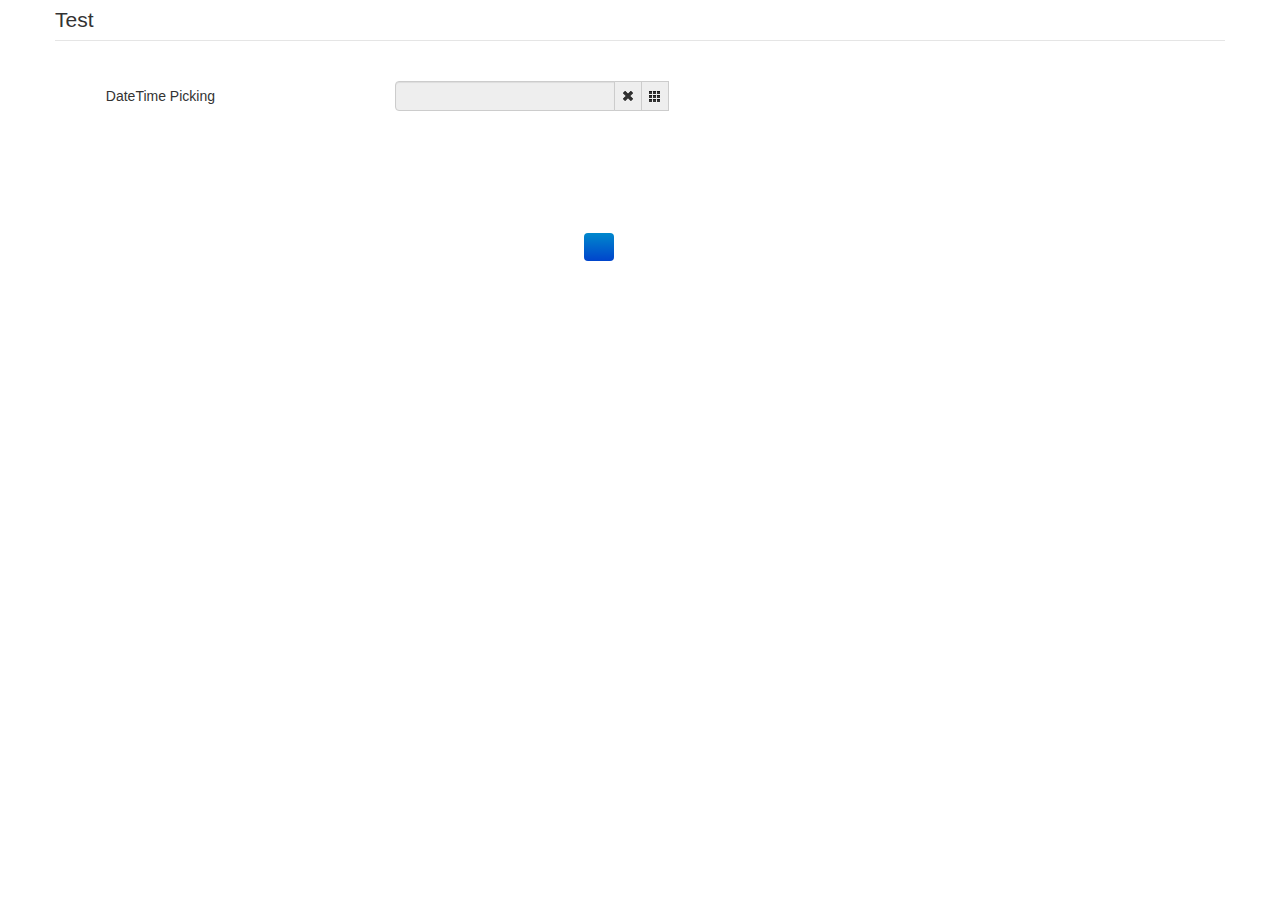
<file: assets/bootstrap-datetimepicker/sample/index.html>
<!DOCTYPE html>
<html>
<head>
    <title></title>
    <link href="./bootstrap/css/bootstrap.min.css" rel="stylesheet" media="screen">
    <link href="../css/datetimepicker.css" rel="stylesheet" media="screen">
</head>

<body>
<div class="container">
    <form action="" class="form-horizontal">
        <fieldset>
            <legend>Test</legend>
            <div class="control-group">
                <label class="control-label">DateTime Picking</label>
                <div class="controls input-append date form_datetime" data-date="1979-09-16T05:25:07Z" data-date-format="dd MM yyyy - HH:ii p" data-link-field="dtp_input1">
                    <input size="16" type="text" value="" readonly>
                    <span class="add-on"><i class="icon-remove"></i></span>
					<span class="add-on"><i class="icon-th"></i></span>
                </div>
				<input type="hidden" id="dtp_input1" value="" /><br/>
            </div>
			<!--div class="control-group">
                <label class="control-label">Date Picking</label>
                <div class="controls input-append date form_date" data-date="" data-date-format="dd MM yyyy" data-link-field="dtp_input2" data-link-format="yyyy-mm-dd">
                    <input size="16" type="text" value="" readonly>
                    <span class="add-on"><i class="icon-remove"></i></span>
					<span class="add-on"><i class="icon-th"></i></span>
                </div>
				<input type="hidden" id="dtp_input2" value="" /><br/>
            </div>
			<div class="control-group">
                <label class="control-label">Time Picking</label>
                <div class="controls input-append date form_time" data-date="" data-date-format="hh:ii" data-link-field="dtp_input3" data-link-format="hh:ii">
                    <input size="16" type="text" value="" readonly>
                    <span class="add-on"><i class="icon-remove"></i></span>
					<span class="add-on"><i class="icon-th"></i></span>
                </div>
				<input type="hidden" id="dtp_input3" value="" /><br/>
            </div-->
        </fieldset>
    </form>
</div>

<script type="text/javascript" src="./jquery/jquery-1.8.3.min.js" charset="UTF-8"></script>
<script type="text/javascript" src="./bootstrap/js/bootstrap.min.js"></script>
<script type="text/javascript" src="../js/bootstrap-datetimepicker.js" charset="UTF-8"></script>
<script type="text/javascript" src="../js/locales/bootstrap-datetimepicker.fr.js" charset="UTF-8"></script>
<script type="text/javascript">
    $('.form_datetime').datetimepicker({
        //language:  'fr',
        weekStart: 1,
        todayBtn:  1,
		autoclose: 1,
		todayHighlight: 1,
		startView: 2,
		forceParse: 0,
        showMeridian: 1
    });
	/*$('.form_date').datetimepicker({
        language:  'fr',
        weekStart: 1,
        todayBtn:  1,
		autoclose: 1,
		todayHighlight: 1,
		startView: 2,
		minView: 2,
		forceParse: 0
    });
	$('.form_time').datetimepicker({
        language:  'fr',
        weekStart: 1,
        todayBtn:  1,
		autoclose: 1,
		todayHighlight: 1,
		startView: 1,
		minView: 0,
		maxView: 1,
		forceParse: 0
    });*/
</script>

</body>
</html>
</file>
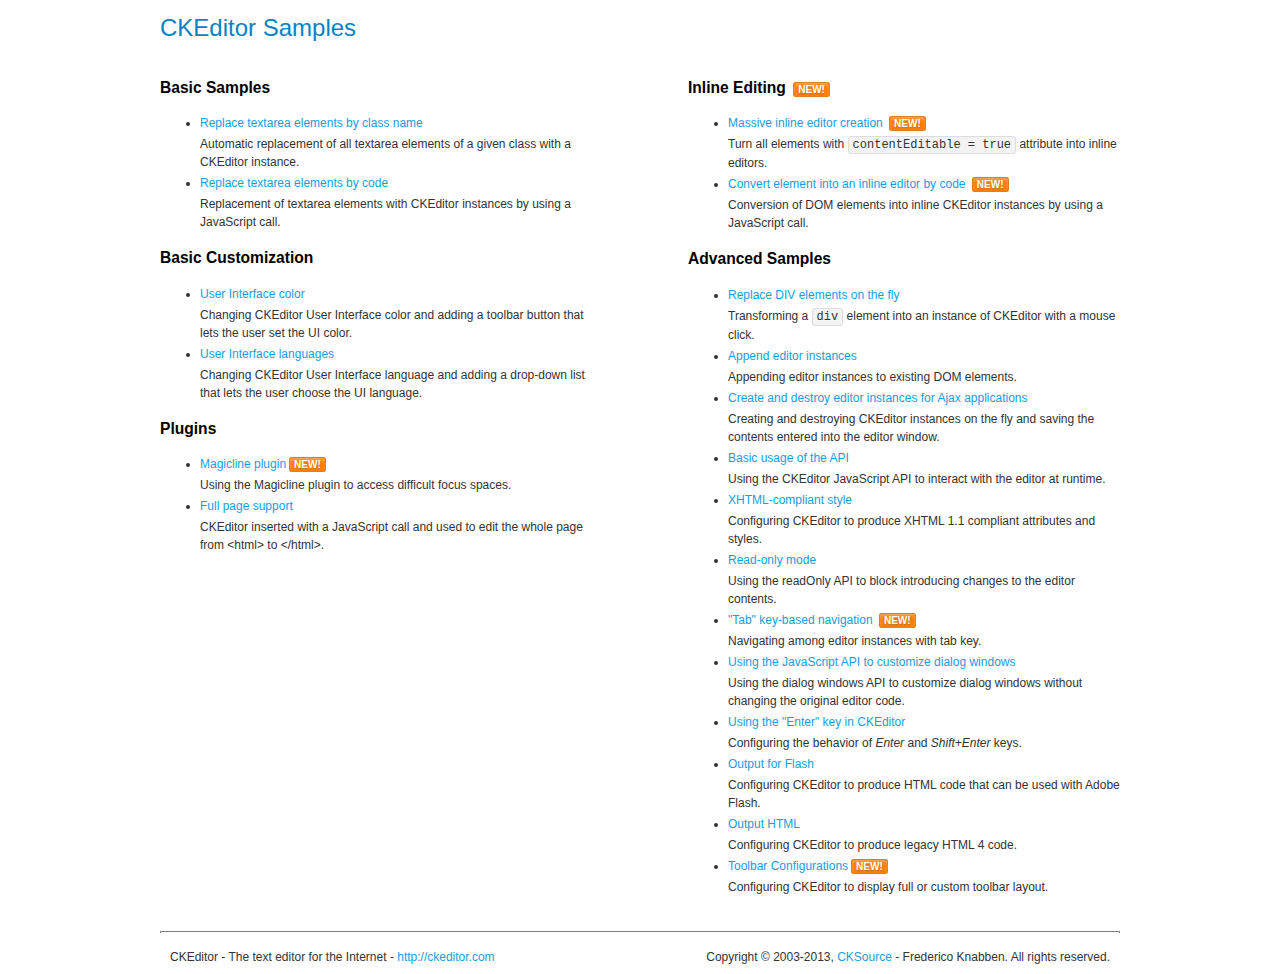
<file: assets/ckeditor/samples/index.html>
<!DOCTYPE html>
<!--
Copyright (c) 2003-2013, CKSource - Frederico Knabben. All rights reserved.
For licensing, see LICENSE.html or http://ckeditor.com/license
-->
<html>
<head>
	<title>CKEditor Samples</title>
	<meta charset="utf-8">
	<link rel="stylesheet" href="sample.css">
</head>
<body>
	<h1 class="samples">
		CKEditor Samples
	</h1>
	<div class="twoColumns">
		<div class="twoColumnsLeft">
			<h2 class="samples">
				Basic Samples
			</h2>
			<dl class="samples">
				<dt><a class="samples" href="replacebyclass.html">Replace textarea elements by class name</a></dt>
				<dd>Automatic replacement of all textarea elements of a given class with a CKEditor instance.</dd>

				<dt><a class="samples" href="replacebycode.html">Replace textarea elements by code</a></dt>
				<dd>Replacement of textarea elements with CKEditor instances by using a JavaScript call.</dd>
			</dl>

			<h2 class="samples">
				Basic Customization
			</h2>
			<dl class="samples">
				<dt><a class="samples" href="uicolor.html">User Interface color</a></dt>
				<dd>Changing CKEditor User Interface color and adding a toolbar button that lets the user set the UI color.</dd>

				<dt><a class="samples" href="uilanguages.html">User Interface languages</a></dt>
				<dd>Changing CKEditor User Interface language and adding a drop-down list that lets the user choose the UI language.</dd>
			</dl>


			<h2 class="samples">Plugins</h2>
<dl class="samples">
<dt><a class="samples" href="plugins/magicline/magicline.html">Magicline plugin</a><span class="new">New!</span></dt>
<dd>Using the Magicline plugin to access difficult focus spaces.</dd>

<dt><a class="samples" href="plugins/wysiwygarea/fullpage.html">Full page support</a></dt>
<dd>CKEditor inserted with a JavaScript call and used to edit the whole page from &lt;html&gt; to &lt;/html&gt;.</dd>
</dl>
		</div>
		<div class="twoColumnsRight">
			<h2 class="samples">
				Inline Editing <span class="new">New!</span>
			</h2>
			<dl class="samples">
				<dt><a class="samples" href="inlineall.html">Massive inline editor creation</a> <span class="new">New!</span></dt>
				<dd>Turn all elements with <code>contentEditable = true</code> attribute into inline editors.</dd>

				<dt><a class="samples" href="inlinebycode.html">Convert element into an inline editor by code</a> <span class="new">New!</span></dt>
				<dd>Conversion of DOM elements into inline CKEditor instances by using a JavaScript call.</dd>

				
			</dl>

			<h2 class="samples">
				Advanced Samples
			</h2>
			<dl class="samples">
				<dt><a class="samples" href="divreplace.html">Replace DIV elements on the fly</a></dt>
				<dd>Transforming a <code>div</code> element into an instance of CKEditor with a mouse click.</dd>

				<dt><a class="samples" href="appendto.html">Append editor instances</a></dt>
				<dd>Appending editor instances to existing DOM elements.</dd>

				<dt><a class="samples" href="ajax.html">Create and destroy editor instances for Ajax applications</a></dt>
				<dd>Creating and destroying CKEditor instances on the fly and saving the contents entered into the editor window.</dd>

				<dt><a class="samples" href="api.html">Basic usage of the API</a></dt>
				<dd>Using the CKEditor JavaScript API to interact with the editor at runtime.</dd>

				<dt><a class="samples" href="xhtmlstyle.html">XHTML-compliant style</a></dt>
				<dd>Configuring CKEditor to produce XHTML 1.1 compliant attributes and styles.</dd>

				<dt><a class="samples" href="readonly.html">Read-only mode</a></dt>
				<dd>Using the readOnly API to block introducing changes to the editor contents.</dd>

				<dt><a class="samples" href="tabindex.html">"Tab" key-based navigation</a> <span class="new">New!</span></dt>
				<dd>Navigating among editor instances with tab key.</dd>


				
<dt><a class="samples" href="plugins/dialog/dialog.html">Using the JavaScript API to customize dialog windows</a></dt>
<dd>Using the dialog windows API to customize dialog windows without changing the original editor code.</dd>

<dt><a class="samples" href="plugins/enterkey/enterkey.html">Using the &quot;Enter&quot; key in CKEditor</a></dt>
<dd>Configuring the behavior of <em>Enter</em> and <em>Shift+Enter</em> keys.</dd>

<dt><a class="samples" href="plugins/htmlwriter/outputforflash.html">Output for Flash</a></dt>
<dd>Configuring CKEditor to produce HTML code that can be used with Adobe Flash.</dd>

<dt><a class="samples" href="plugins/htmlwriter/outputhtml.html">Output HTML</a></dt>
<dd>Configuring CKEditor to produce legacy HTML 4 code.</dd>

<dt><a class="samples" href="plugins/toolbar/toolbar.html">Toolbar Configurations</a><span class="new">New!</span></dt>
<dd>Configuring CKEditor to display full or custom toolbar layout.</dd>

			</dl>
		</div>
	</div>
	<div id="footer">
		<hr>
		<p>
			CKEditor - The text editor for the Internet - <a class="samples" href="http://ckeditor.com/">http://ckeditor.com</a>
		</p>
		<p id="copy">
			Copyright &copy; 2003-2013, <a class="samples" href="http://cksource.com/">CKSource</a> - Frederico Knabben. All rights reserved.
		</p>
	</div>
</body>
</html>
</file>
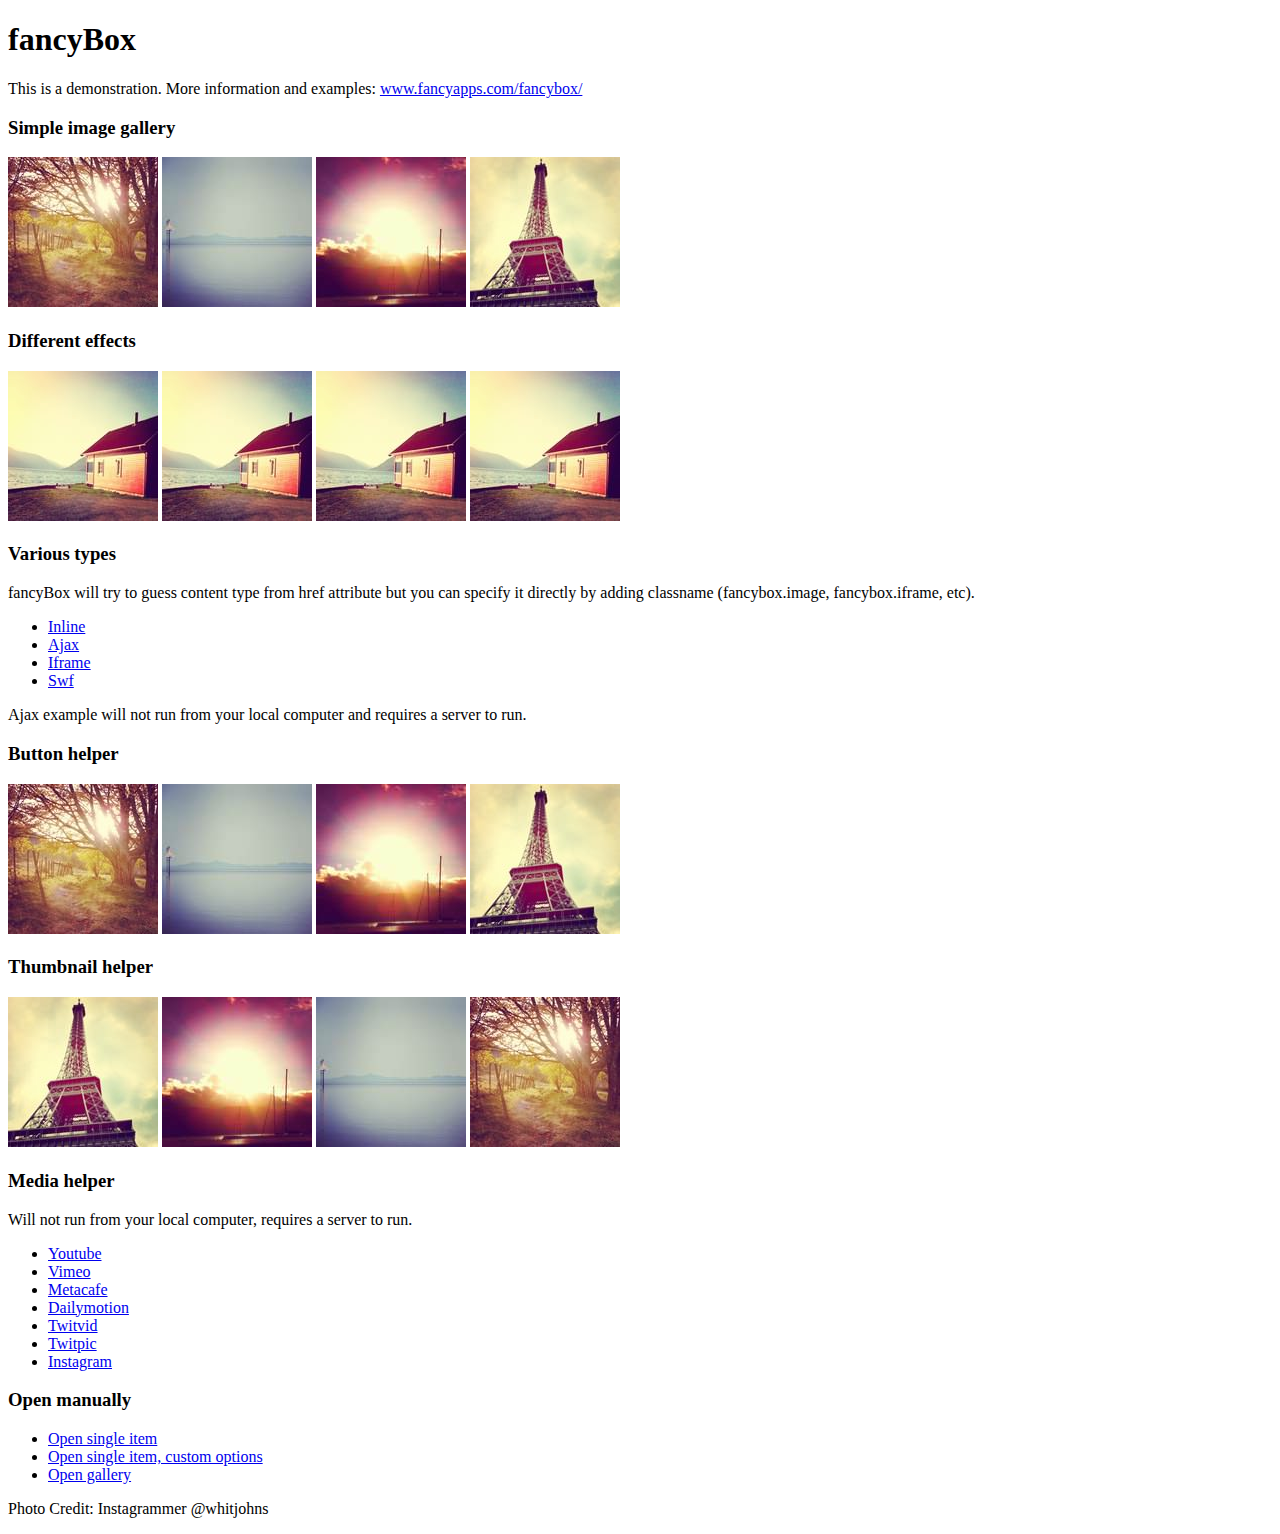
<file: assets/fancybox/demo/index.html>
<!DOCTYPE html>
<html>
<head>
	<title>fancyBox - Fancy jQuery Lightbox Alternative | Demonstration</title>
	<meta http-equiv="Content-Type" content="text/html; charset=UTF-8" />

	<!-- Add jQuery library -->
	<script type="text/javascript" src="../lib/jquery-1.8.2.min.js"></script>

	<!-- Add mousewheel plugin (this is optional) -->
	<script type="text/javascript" src="../lib/jquery.mousewheel-3.0.6.pack.js"></script>

	<!-- Add fancyBox main JS and CSS files -->
	<script type="text/javascript" src="../source/jquery.fancybox.js?v=2.1.3"></script>
	<link rel="stylesheet" type="text/css" href="../source/jquery.fancybox.css?v=2.1.2" media="screen" />

	<!-- Add Button helper (this is optional) -->
	<link rel="stylesheet" type="text/css" href="../source/helpers/jquery.fancybox-buttons.css?v=1.0.5" />
	<script type="text/javascript" src="../source/helpers/jquery.fancybox-buttons.js?v=1.0.5"></script>

	<!-- Add Thumbnail helper (this is optional) -->
	<link rel="stylesheet" type="text/css" href="../source/helpers/jquery.fancybox-thumbs.css?v=1.0.7" />
	<script type="text/javascript" src="../source/helpers/jquery.fancybox-thumbs.js?v=1.0.7"></script>

	<!-- Add Media helper (this is optional) -->
	<script type="text/javascript" src="../source/helpers/jquery.fancybox-media.js?v=1.0.5"></script>

	<script type="text/javascript">
		$(document).ready(function() {
			/*
			 *  Simple image gallery. Uses default settings
			 */

			$('.fancybox').fancybox();

			/*
			 *  Different effects
			 */

			// Change title type, overlay closing speed
			$(".fancybox-effects-a").fancybox({
				helpers: {
					title : {
						type : 'outside'
					},
					overlay : {
						speedOut : 0
					}
				}
			});

			// Disable opening and closing animations, change title type
			$(".fancybox-effects-b").fancybox({
				openEffect  : 'none',
				closeEffect	: 'none',

				helpers : {
					title : {
						type : 'over'
					}
				}
			});

			// Set custom style, close if clicked, change title type and overlay color
			$(".fancybox-effects-c").fancybox({
				wrapCSS    : 'fancybox-custom',
				closeClick : true,

				openEffect : 'none',

				helpers : {
					title : {
						type : 'inside'
					},
					overlay : {
						css : {
							'background' : 'rgba(238,238,238,0.85)'
						}
					}
				}
			});

			// Remove padding, set opening and closing animations, close if clicked and disable overlay
			$(".fancybox-effects-d").fancybox({
				padding: 0,

				openEffect : 'elastic',
				openSpeed  : 150,

				closeEffect : 'elastic',
				closeSpeed  : 150,

				closeClick : true,

				helpers : {
					overlay : null
				}
			});

			/*
			 *  Button helper. Disable animations, hide close button, change title type and content
			 */

			$('.fancybox-buttons').fancybox({
				openEffect  : 'none',
				closeEffect : 'none',

				prevEffect : 'none',
				nextEffect : 'none',

				closeBtn  : false,

				helpers : {
					title : {
						type : 'inside'
					},
					buttons	: {}
				},

				afterLoad : function() {
					this.title = 'Image ' + (this.index + 1) + ' of ' + this.group.length + (this.title ? ' - ' + this.title : '');
				}
			});


			/*
			 *  Thumbnail helper. Disable animations, hide close button, arrows and slide to next gallery item if clicked
			 */

			$('.fancybox-thumbs').fancybox({
				prevEffect : 'none',
				nextEffect : 'none',

				closeBtn  : false,
				arrows    : false,
				nextClick : true,

				helpers : {
					thumbs : {
						width  : 50,
						height : 50
					}
				}
			});

			/*
			 *  Media helper. Group items, disable animations, hide arrows, enable media and button helpers.
			*/
			$('.fancybox-media')
				.attr('rel', 'media-gallery')
				.fancybox({
					openEffect : 'none',
					closeEffect : 'none',
					prevEffect : 'none',
					nextEffect : 'none',

					arrows : false,
					helpers : {
						media : {},
						buttons : {}
					}
				});

			/*
			 *  Open manually
			 */

			$("#fancybox-manual-a").click(function() {
				$.fancybox.open('1_b.jpg');
			});

			$("#fancybox-manual-b").click(function() {
				$.fancybox.open({
					href : 'iframe.html',
					type : 'iframe',
					padding : 5
				});
			});

			$("#fancybox-manual-c").click(function() {
				$.fancybox.open([
					{
						href : '1_b.jpg',
						title : 'My title'
					}, {
						href : '2_b.jpg',
						title : '2nd title'
					}, {
						href : '3_b.jpg'
					}
				], {
					helpers : {
						thumbs : {
							width: 75,
							height: 50
						}
					}
				});
			});


		});
	</script>
	<style type="text/css">
		.fancybox-custom .fancybox-skin {
			box-shadow: 0 0 50px #222;
		}
	</style>
</head>
<body>
	<h1>fancyBox</h1>

	<p>This is a demonstration. More information and examples: <a href="http://fancyapps.com/fancybox/">www.fancyapps.com/fancybox/</a></p>

	<h3>Simple image gallery</h3>
	<p>
		<a class="fancybox" href="1_b.jpg" data-fancybox-group="gallery" title="Lorem ipsum dolor sit amet"><img src="1_s.jpg" alt="" /></a>

		<a class="fancybox" href="2_b.jpg" data-fancybox-group="gallery" title="Etiam quis mi eu elit temp"><img src="2_s.jpg" alt="" /></a>

		<a class="fancybox" href="3_b.jpg" data-fancybox-group="gallery" title="Cras neque mi, semper leon"><img src="3_s.jpg" alt="" /></a>

		<a class="fancybox" href="4_b.jpg" data-fancybox-group="gallery" title="Sed vel sapien vel sem uno"><img src="4_s.jpg" alt="" /></a>
	</p>

	<h3>Different effects</h3>
	<p>
		<a class="fancybox-effects-a" href="5_b.jpg" title="Lorem ipsum dolor sit amet, consectetur adipiscing elit"><img src="5_s.jpg" alt="" /></a>

		<a class="fancybox-effects-b" href="5_b.jpg" title="Lorem ipsum dolor sit amet, consectetur adipiscing elit"><img src="5_s.jpg" alt="" /></a>

		<a class="fancybox-effects-c" href="5_b.jpg" title="Lorem ipsum dolor sit amet, consectetur adipiscing elit"><img src="5_s.jpg" alt="" /></a>

		<a class="fancybox-effects-d" href="5_b.jpg" title="Lorem ipsum dolor sit amet, consectetur adipiscing elit"><img src="5_s.jpg" alt="" /></a>
	</p>

	<h3>Various types</h3>
	<p>
		fancyBox will try to guess content type from href attribute but you can specify it directly by adding classname (fancybox.image, fancybox.iframe, etc).
	</p>
	<ul>
		<li><a class="fancybox" href="#inline1" title="Lorem ipsum dolor sit amet">Inline</a></li>
		<li><a class="fancybox fancybox.ajax" href="ajax.txt">Ajax</a></li>
		<li><a class="fancybox fancybox.iframe" href="iframe.html">Iframe</a></li>
		<li><a class="fancybox" href="http://www.adobe.com/jp/events/cs3_web_edition_tour/swfs/perform.swf">Swf</a></li>
	</ul>

	<div id="inline1" style="width:400px;display: none;">
		<h3>Etiam quis mi eu elit</h3>
		<p>
			Lorem ipsum dolor sit amet, consectetur adipiscing elit. Etiam quis mi eu elit tempor facilisis id et neque. Nulla sit amet sem sapien. Vestibulum imperdiet porta ante ac ornare. Nulla et lorem eu nibh adipiscing ultricies nec at lacus. Cras laoreet ultricies sem, at blandit mi eleifend aliquam. Nunc enim ipsum, vehicula non pretium varius, cursus ac tortor. Vivamus fringilla congue laoreet. Quisque ultrices sodales orci, quis rhoncus justo auctor in. Phasellus dui eros, bibendum eu feugiat ornare, faucibus eu mi. Nunc aliquet tempus sem, id aliquam diam varius ac. Maecenas nisl nunc, molestie vitae eleifend vel, iaculis sed magna. Aenean tempus lacus vitae orci posuere porttitor eget non felis. Donec lectus elit, aliquam nec eleifend sit amet, vestibulum sed nunc.
		</p>
	</div>

	<p>
		Ajax example will not run from your local computer and requires a server to run.
	</p>

	<h3>Button helper</h3>
	<p>
		<a class="fancybox-buttons" data-fancybox-group="button" href="1_b.jpg"><img src="1_s.jpg" alt="" /></a>

		<a class="fancybox-buttons" data-fancybox-group="button" href="2_b.jpg"><img src="2_s.jpg" alt="" /></a>

		<a class="fancybox-buttons" data-fancybox-group="button" href="3_b.jpg"><img src="3_s.jpg" alt="" /></a>

		<a class="fancybox-buttons" data-fancybox-group="button" href="4_b.jpg"><img src="4_s.jpg" alt="" /></a>
	</p>

	<h3>Thumbnail helper</h3>
	<p>
		<a class="fancybox-thumbs" data-fancybox-group="thumb" href="4_b.jpg"><img src="4_s.jpg" alt="" /></a>

		<a class="fancybox-thumbs" data-fancybox-group="thumb" href="3_b.jpg"><img src="3_s.jpg" alt="" /></a>

		<a class="fancybox-thumbs" data-fancybox-group="thumb" href="2_b.jpg"><img src="2_s.jpg" alt="" /></a>

		<a class="fancybox-thumbs" data-fancybox-group="thumb" href="1_b.jpg"><img src="1_s.jpg" alt="" /></a>
	</p>

	<h3>Media helper</h3>
	<p>
		Will not run from your local computer, requires a server to run.
	</p>

	<ul>
		<li><a class="fancybox-media" href="http://www.youtube.com/watch?v=opj24KnzrWo">Youtube</a></li>
		<li><a class="fancybox-media" href="http://vimeo.com/25634903">Vimeo</a></li>
		<li><a class="fancybox-media" href="http://www.metacafe.com/watch/7635964/">Metacafe</a></li>
		<li><a class="fancybox-media" href="http://www.dailymotion.com/video/xoeylt_electric-guest-this-head-i-hold_music">Dailymotion</a></li>
		<li><a class="fancybox-media" href="http://twitvid.com/QY7MD">Twitvid</a></li>
		<li><a class="fancybox-media" href="http://twitpic.com/7p93st">Twitpic</a></li>
		<li><a class="fancybox-media" href="http://instagr.am/p/IejkuUGxQn">Instagram</a></li>
	</ul>

	<h3>Open manually</h3>
	<ul>
		<li><a id="fancybox-manual-a" href="javascript:;">Open single item</a></li>
		<li><a id="fancybox-manual-b" href="javascript:;">Open single item, custom options</a></li>
		<li><a id="fancybox-manual-c" href="javascript:;">Open gallery</a></li>
	</ul>

	<p>
		Photo Credit: Instagrammer @whitjohns
	</p>
</body>
</html>
</file>
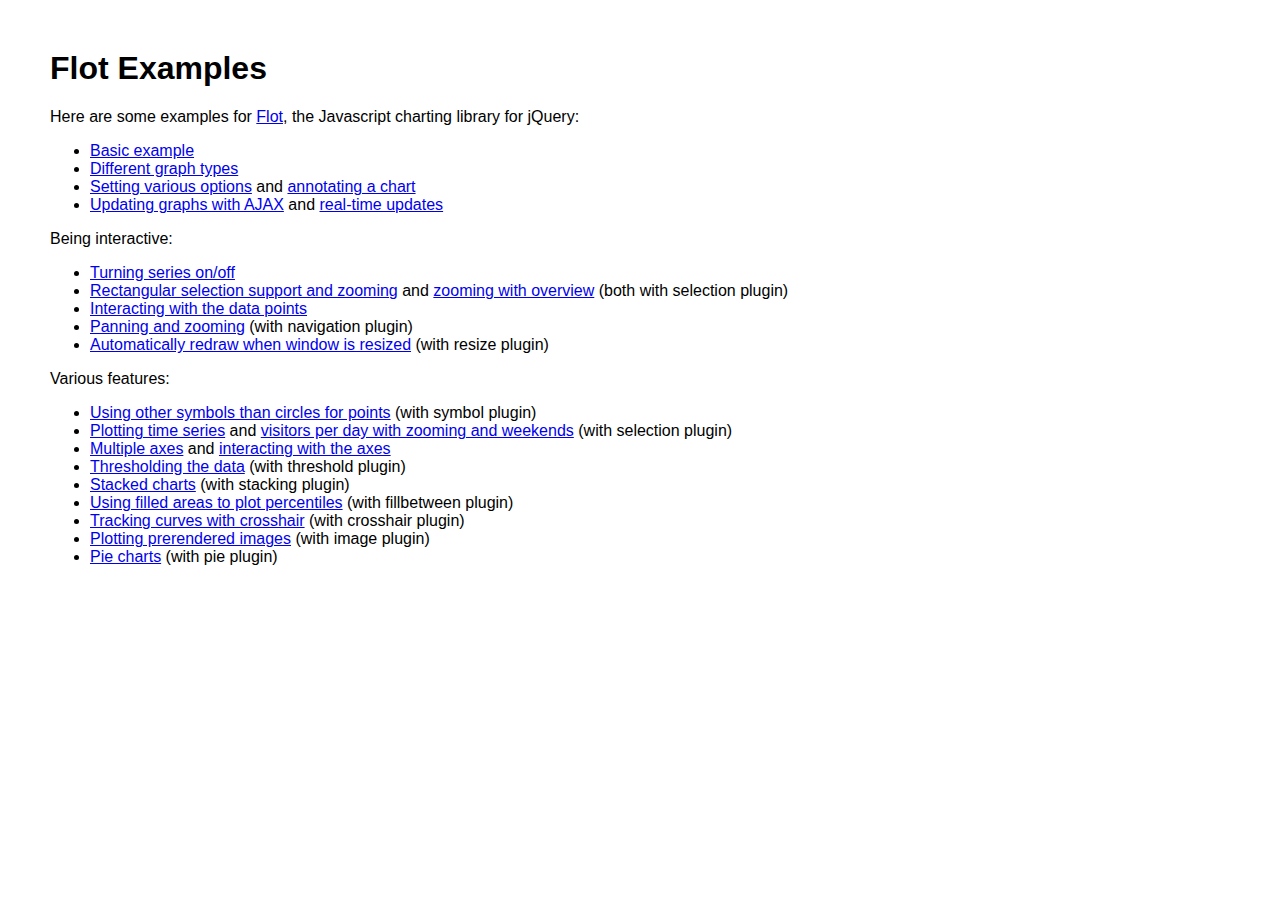
<file: assets/flot/examples/index.html>
<!DOCTYPE HTML PUBLIC "-//W3C//DTD HTML 4.01 Transitional//EN" "http://www.w3.org/TR/html4/loose.dtd">
<html>
 <head>
    <meta http-equiv="Content-Type" content="text/html; charset=utf-8">
    <title>Flot Examples</title>
    <link href="layout.css" rel="stylesheet" type="text/css">
 </head>
 <body>
    <h1>Flot Examples</h1>

    <p>Here are some examples for <a href="http://code.google.com/p/flot/">Flot</a>, the Javascript charting library for jQuery:</p>

    <ul>
      <li><a href="basic.html">Basic example</a></li>
      <li><a href="graph-types.html">Different graph types</a></li>
      <li><a href="setting-options.html">Setting various options</a> and <a href="annotating.html">annotating a chart</a></li>
      <li><a href="ajax.html">Updating graphs with AJAX</a> and <a href="realtime.html">real-time updates</a></li>
    </ul>

    <p>Being interactive:</p>
    
    <ul>
      <li><a href="turning-series.html">Turning series on/off</a></li>
      <li><a href="selection.html">Rectangular selection support and zooming</a> and <a href="zooming.html">zooming with overview</a> (both with selection plugin)</li>
      <li><a href="interacting.html">Interacting with the data points</a></li>
      <li><a href="navigate.html">Panning and zooming</a> (with navigation plugin)</li>
      <li><a href="resize.html">Automatically redraw when window is resized</a> (with resize plugin)</li>
    </ul>

    <p>Various features:</p>
    
    <ul>
      <li><a href="symbols.html">Using other symbols than circles for points</a> (with symbol plugin)</li>
      <li><a href="time.html">Plotting time series</a> and <a href="visitors.html">visitors per day with zooming and weekends</a> (with selection plugin)</li>
      <li><a href="multiple-axes.html">Multiple axes</a> and <a href="interacting-axes.html">interacting with the axes</a></li>
      <li><a href="thresholding.html">Thresholding the data</a> (with threshold plugin)</li>
      <li><a href="stacking.html">Stacked charts</a> (with stacking plugin)</li>
      <li><a href="percentiles.html">Using filled areas to plot percentiles</a> (with fillbetween plugin)</li>
      <li><a href="tracking.html">Tracking curves with crosshair</a> (with crosshair plugin)</li>
      <li><a href="image.html">Plotting prerendered images</a> (with image plugin)</li>
      <li><a href="pie.html">Pie charts</a> (with pie plugin)</li>
    </ul>
 </body>
</html>
</file>
<file: css/style-responsive.css>
@media (min-width: 980px) {
    /*-----*/
    .custom-bar-chart {
        margin-bottom: 40px;
    }
}

@media (min-width: 768px) and (max-width: 979px) {

    .mail-box .sm-side {
        width: 30%;
    }

    .mail-box .lg-side {
        width: 70%;
    }
    /*-----*/
    .custom-bar-chart {
        margin-bottom: 40px;
    }

}

@media (max-width: 768px) {

    .header {
        position: absolute;
    }

    /*sidebar*/

    #sidebar {
        height: auto;
        overflow: hidden;
        position: absolute;
        width: 100%;
        z-index: 1001;
    }


    /* body container */
    #main-content {
        margin: 0px!important;
        position: none !important;
    }

    #sidebar > ul > li > a > span {
        line-height: 35px;
    }

    #sidebar > ul > li {
        margin: 0 10px 5px 10px;
    }
    #sidebar > ul > li > a {
        height:35px;
        line-height:35px;
        padding: 0 10px;
        text-align: left;
    }
    #sidebar > ul > li > a i{
        /*display: none !important;*/
    }

    .mail-info, .mail-info:hover {
        display: none !important;
    }
    #sidebar ul > li > a .arrow, #sidebar > ul > li > a .arrow.open {
        margin-right: 10px;
        margin-top: 15px;
    }

    #sidebar ul > li.active > a .arrow, #sidebar ul > li > a:hover .arrow, #sidebar ul > li > a:focus .arrow,
    #sidebar > ul > li.active > a .arrow.open, #sidebar > ul > li > a:hover .arrow.open, #sidebar > ul > li > a:focus .arrow.open{
        margin-top: 15px;
    }

    #sidebar > ul > li > a, #sidebar > ul > li > ul.sub > li {
        width: 100%;
    }
    #sidebar > ul > li > ul.sub > li > a {
        background: transparent !important ;
    }
    #sidebar > ul > li > ul.sub > li > a:hover {
        /*background: #4A8BC2 !important ;*/
    }


    /* sidebar */
    #sidebar {
        margin: 0px !important;
    }

    /* sidebar collabler */
    #sidebar .btn-navbar.collapsed .arrow {
        display: none;
    }

    #sidebar .btn-navbar .arrow {
        position: absolute;
        right: 35px;
        width: 0;
        height: 0;
        top:48px;
        border-bottom: 15px solid #282e36;
        border-left: 15px solid transparent;
        border-right: 15px solid transparent;
    }


    /*---------*/

    .btn {
        margin-bottom: 5px;
    }


    .mail-box aside {
        display: block;
    }

    .mail-box .sm-side , .mail-box .lg-side{
        width: 100% ;
    }

    /* full calendar fix */
    .fc-header-right {
        left:25px;
        position: absolute;
    }

    .fc-header-left .fc-button {
        margin: 0px !important;
        top: -10px !important;
    }

    .fc-header-right .fc-button {
        margin: 0px !important;
        top: -50px !important;
    }

    .fc-state-active, .fc-state-active .fc-button-inner, .fc-state-hover, .fc-state-hover .fc-button-inner {
        background: none !important;
        color: #FFFFFF !important;
    }

    .fc-state-default, .fc-state-default .fc-button-inner {
        background: none !important;
    }

    .fc-button {
        border: none !important;
        margin-right: 2px;
    }

    .fc-view {
        top: 0px !important;
    }

    .fc-button .fc-button-inner {
        margin: 0px !important;
        padding: 2px !important;
        border: none !important;
        margin-right: 2px !important;
        background-color: #fafafa !important;
        background-image: -moz-linear-gradient(top, #fafafa, #efefef) !important;
        background-image: -webkit-gradient(linear, 0 0, 0 100%, from(#fafafa), to(#efefef)) !important;
        background-image: -webkit-linear-gradient(top, #fafafa, #efefef) !important;
        background-image: -o-linear-gradient(top, #fafafa, #efefef) !important;
        background-image: linear-gradient(to bottom, #fafafa, #efefef) !important;
        filter: progid:dximagetransform.microsoft.gradient(startColorstr='#fafafa', endColorstr='#efefef', GradientType=0) !important;
        -webkit-box-shadow: 0 1px 0px rgba(255, 255, 255, .8) !important;
        -moz-box-shadow: 0 1px 0px rgba(255, 255, 255, .8) !important;
        box-shadow: 0 1px 0px rgba(255, 255, 255, .8) !important;
        -webkit-border-radius: 3px !important;
        -moz-border-radius: 3px !important;
        border-radius: 3px !important;
        color: #646464 !important;
        border: 1px solid #ddd !important;
        text-shadow: 0 1px 0px rgba(255, 255, 255, .6) !important;
        text-align: center;
    }

    .fc-button.fc-state-disabled .fc-button-inner {
        color: #bcbbbb !important;
    }

    .fc-button.fc-state-active .fc-button-inner {
        background-color: #e5e4e4 !important;
        background-image: -moz-linear-gradient(top, #e5e4e4, #dddcdc) !important;
        background-image: -webkit-gradient(linear, 0 0, 0 100%, from(#e5e4e4), to(#dddcdc)) !important;
        background-image: -webkit-linear-gradient(top, #e5e4e4, #dddcdc) !important;
        background-image: -o-linear-gradient(top, #e5e4e4, #dddcdc) !important;
        background-image: linear-gradient(to bottom, #e5e4e4, #dddcdc) !important;
        filter: progid:dximagetransform.microsoft.gradient(startColorstr='#e5e4e4', endColorstr='#dddcdc', GradientType=0) !important;
    }

    .fc-content {
        margin-top: 50px;
    }

    .fc-header-title h2 {
        line-height: 40px !important;
        font-size: 12px !important;
    }

    .fc-header {
        margin-bottom:0px !important;
    }

    /*--*/

    /*.chart-position {*/
        /*margin-top: 0px;*/
    /*}*/

    .timeline-desk .album a {
        margin-bottom: 5px;
        margin-right: 4px;
    }

    .stepy-titles li {
        margin: 10px 3px;
    }

    .mail-option .btn {
        margin-bottom: 0;
    }

    .boxed-page .container #sidebar {
        position:absolute;
    }

    /*--horizontal menu--*/
    .full-width .navbar-toggle {
        border: 1px solid #eaeaea;
    }
    .full-width .navbar-toggle .icon-bar {
        background: #c7c7c7;
    }

    .full-width .navbar-toggle {
        float: left;
        margin-top: 12px;
    }

    .horizontal-menu {
        float: left;
        margin-left:0px;
        width: 70%;
        margin-top: 10px;
    }

    .top-nav {
        position: absolute;
        right: 10px;
        top: 0px;
    }

    .horizontal-menu .navbar-nav > li > a {
        padding-bottom: 10px;
        padding-top: 10px;
    }
    /*-----*/
    .custom-bar-chart {
        margin-bottom: 40px;
    }

    /*menu icon plus minus*/
    .dcjq-icon {
        top: 10px;
    }
    ul.sidebar-menu li ul.sub li a {
        padding: 0;
    }

    /*---*/

    .img-responsive {
        width: 100%;
    }

}



@media (max-width: 480px) {

    .notify-row, .search, .dont-show , .inbox-head .sr-input, .inbox-head .sr-btn{
        display: none;
    }

    .mail-box aside {
        display: block;
    }

    .mail-box .sm-side , .mail-box .lg-side{
        width: 100% ;
    }

    #top_menu .nav > li, ul.top-menu > li {
        float: right;
    }
    .hidden-phone {
        display: none !important;
    }

    .dataTables_filter {
        float: left;
    }

    .dataTables_info {
        margin-bottom: 10px;
    }

    .mail-option .btn {
        margin-bottom: 0;
    }

    .mail-option .inbox-pagination {
        margin-top: 10px;
        float: left;
    }

    .chart-position {
       margin-top: 0px;
     }
    /*--horizontal menu--*/
    .full-width .navbar-toggle {
        border: 1px solid #eaeaea;
    }
    .full-width .navbar-toggle .icon-bar {
        background: #c7c7c7;
    }

    .full-width .navbar-toggle {
        float: left;
        margin-top: 12px;
    }

    .horizontal-menu {
        float: left;
        margin-left:0px;
        width: 100%;
    }

    .top-nav {
        position: absolute;
        right: 10px;
        top: 0px;
    }

    .horizontal-menu .navbar-nav > li > a {
        padding-bottom: 10px;
        padding-top: 10px;
    }

    .ms-container {
        width: 100%;
    }
}

@media (max-width:320px) {
    .login-social-link a {
        padding: 15px 17px !important;
    }

    .notify-row, .search, .dont-show, .inbox-head .sr-input, .inbox-head .sr-btn {
        display: none;
    }

    .mail-box aside {
        display: block ;
    }

    .mail-box .sm-side , .mail-box .lg-side{
        width: 100% ;
    }

    #top_menu .nav > li, ul.top-menu > li {
        float: right;
    }

    .hidden-phone {
        display: none !important;
    }

    .dataTables_filter {
        float: left;
    }

    .dataTables_info {
        margin-bottom: 10px;
    }

    .mail-option .btn {
        margin-bottom: 0;
    }

    .mail-option .inbox-pagination {
        margin-top: 10px;
        float: left;
    }

    .chart-position {
        margin-top: 0px;
    }

    .lock-wrapper {
        margin: 10% auto;
        max-width: 310px;
    }
    .lock-input {
        width: 82%;
    }
}
</file>
<file: assets/ckeditor/samples/sample.css>
/*
Copyright (c) 2003-2013, CKSource - Frederico Knabben. All rights reserved.
For licensing, see LICENSE.html or http://ckeditor.com/license
*/

html, body, h1, h2, h3, h4, h5, h6, div, span, blockquote, p, address, form, fieldset, img, ul, ol, dl, dt, dd, li, hr, table, td, th, strong, em, sup, sub, dfn, ins, del, q, cite, var, samp, code, kbd, tt, pre
{
	line-height: 1.5em;
}

body
{
	padding: 10px 30px;
}

input, textarea, select, option, optgroup, button, td, th
{
	font-size: 100%;
}

pre, code, kbd, samp, tt
{
	font-family: monospace,monospace;
	font-size: 1em;
}

body {
    width: 960px;
    margin: 0 auto;
}

code
{
	background: #f3f3f3;
	border: 1px solid #ddd;
	padding: 1px 4px;

	-moz-border-radius: 3px;
	-webkit-border-radius: 3px;
	border-radius: 3px;
}

.new
{
	background: #FF7E00;
	border: 1px solid #DA8028;
	color: #fff;
	font-size: 10px;
	font-weight: bold;
	padding: 1px 4px;
	text-shadow: 0 1px 0 #C97626;
	text-transform: uppercase;
	margin: 0 0 0 3px;

	-moz-border-radius: 3px;
	-webkit-border-radius: 3px;
	border-radius: 3px;

	-moz-box-shadow: 0 2px 3px 0 #FFA54E inset;
	-webkit-box-shadow: 0 2px 3px 0 #FFA54E inset;
	box-shadow: 0 2px 3px 0 #FFA54E inset;
}

h1.samples
{
	color: #0782C1;
	font-size: 200%;
	font-weight: normal;
	margin: 0;
	padding: 0;
}

h1.samples a
{
	color: #0782C1;
	text-decoration: none;
	border-bottom: 1px dotted #0782C1;
}

.samples a:hover
{
	border-bottom: 1px dotted #0782C1;
}

h2.samples
{
	color: #000000;
	font-size: 130%;
	margin: 15px 0 0 0;
	padding: 0;
}

p, blockquote, address, form, pre, dl, h1.samples, h2.samples
{
	margin-bottom: 15px;
}

ul.samples
{
	margin-bottom: 15px;
}

.clear
{
	clear: both;
}

fieldset
{
	margin: 0;
	padding: 10px;
}

body, input, textarea
{
	color: #333333;
	font-family: Arial, Helvetica, sans-serif;
}

body
{
	font-size: 75%;
}

a.samples
{
	color: #189DE1;
	text-decoration: none;
}

form
{
	margin: 0;
	padding: 0;
}

pre.samples
{
	background-color: #F7F7F7;
	border: 1px solid #D7D7D7;
	overflow: auto;
	padding: 0.25em;
	white-space: pre-wrap; /* CSS 2.1 */
	word-wrap: break-word; /* IE7 */
	-moz-tab-size: 4;
	-o-tab-size: 4;
	-webkit-tab-size: 4;
	tab-size: 4;
}

#footer
{
	clear: both;
	padding-top: 10px;
}

#footer hr
{
	margin: 10px 0 15px 0;
	height: 1px;
	border: solid 1px gray;
	border-bottom: none;
}

#footer p
{
	margin: 0 10px 10px 10px;
	float: left;
}

#footer #copy
{
	float: right;
}

#outputSample
{
	width: 100%;
	table-layout: fixed;
}

#outputSample thead th
{
	color: #dddddd;
	background-color: #999999;
	padding: 4px;
	white-space: nowrap;
}

#outputSample tbody th
{
	vertical-align: top;
	text-align: left;
}

#outputSample pre
{
	margin: 0;
	padding: 0;
}

.description
{
	border: 1px dotted #B7B7B7;
	margin-bottom: 10px;
	padding: 10px 10px 0;
	overflow: hidden;
}

label
{
	display: block;
	margin-bottom: 6px;
}

/**
 *	CKEditor editables are automatically set with the "cke_editable" class
 *	plus cke_editable_(inline|themed) depending on the editor type.
 */

/* Style a bit the inline editables. */
.cke_editable.cke_editable_inline
{
	cursor: pointer;
}

/* Once an editable element gets focused, the "cke_focus" class is
   added to it, so we can style it differently. */
.cke_editable.cke_editable_inline.cke_focus
{
	box-shadow: inset 0px 0px 20px 3px #ddd, inset 0 0 1px #000;
	outline: none;
	background: #eee;
	cursor: text;
}

/* Avoid pre-formatted overflows inline editable. */
.cke_editable_inline pre
{
	white-space: pre-wrap;
	word-wrap: break-word;
}

/**
 *	Samples index styles.
 */

.twoColumns,
.twoColumnsLeft,
.twoColumnsRight
{
	overflow: hidden;
}

.twoColumnsLeft,
.twoColumnsRight
{
	width: 45%;
}

.twoColumnsLeft
{
	float: left;
}

.twoColumnsRight
{
	float: right;
}

dl.samples
{
	padding: 0 0 0 40px;
}
dl.samples > dt
{
	display: list-item;
	list-style-type: disc;
	list-style-position: outside;
	margin: 0 0 3px;
}
dl.samples > dd
{
	margin: 0 0 3px;
}
.warning
{
    color: #ff0000;
	background-color: #FFCCBA;
    border: 2px dotted #ff0000;
	padding: 15px 10px;
	margin: 10px 0;
}

/* Used on inline samples */

blockquote
{
	font-style: italic;
	font-family: Georgia, Times, "Times New Roman", serif;
	padding: 2px 0;
	border-style: solid;
	border-color: #ccc;
	border-width: 0;
}

.cke_contents_ltr blockquote
{
	padding-left: 20px;
	padding-right: 8px;
	border-left-width: 5px;
}

.cke_contents_rtl blockquote
{
	padding-left: 8px;
	padding-right: 20px;
	border-right-width: 5px;
}

img.right {
    border: 1px solid #ccc;
    float: right;
    margin-left: 15px;
    padding: 5px;
}

img.left {
    border: 1px solid #ccc;
    float: left;
    margin-right: 15px;
    padding: 5px;
}
</file>
<file: assets/flot/examples/layout.css>
body {
  font-family: sans-serif;
  font-size: 16px;
  margin: 50px;
  max-width: 800px;
}
</file>
<file: css/style.css>
/*
Template Name: Flat Lab Dashboard build with Bootstrap v3.0.2
Template Version: 1.2.3
Author: Mosaddek Hossain
Website: http://thevectorlab.net/
*/

/* Import fonts */
@import url(http://fonts.googleapis.com/css?family=Open+Sans:400,300,300italic,400italic,600,600italic,700,700italic,800,800italic);

body {
    color: #797979;
    background: #f1f2f7;
    font-family: 'Open Sans', sans-serif;
    padding: 0px !important;
    margin: 0px !important;
    font-size:13px;
}

ul li {
    list-style: none;
}

a, a:hover, a:focus {
    text-decoration: none;
    outline: none;
}
::selection {

    background: #FF6C60;
    color: #fff;
}
::-moz-selection {
    background: #FF6C60;
    color: #fff;
}

#container {
    width: 100%;
    height: 100%;
}

/*login page*/

.login-body {
    background-color: #f1f2f7;
}

.form-signin {
    max-width: 330px;
    margin: 100px auto 0;
    background: #fff;
    border-radius: 5px;
    -webkit-border-radius: 5px;
}

.form-signin h2.form-signin-heading {
    margin: 0;
    padding:20px 15px;
    text-align: center;
    background: #41cac0;
    border-radius: 5px 5px 0 0;
    -webkit-border-radius: 5px 5px 0 0;
    color: #fff;
    font-size: 18px;
    text-transform: uppercase;
    font-weight: 300;
    font-family: 'Open Sans', sans-serif;
}

.form-signin .checkbox {
    margin-bottom: 14px;
}
.form-signin .checkbox {
    font-weight: normal;
    color: #b6b6b6;
    font-weight: 300;
    font-family: 'Open Sans', sans-serif;
}
.form-signin .form-control {
    position: relative;
    font-size: 16px;
    height: auto;
    padding: 10px;
    -webkit-box-sizing: border-box;
    -moz-box-sizing: border-box;
    box-sizing: border-box;
}
.form-signin .form-control:focus {
    z-index: 2;
}
.form-signin input[type="text"], .form-signin input[type="password"] {
    margin-bottom: 15px;
    border-radius: 5px;
    -webkit-border-radius: 5px;
    border: 1px solid #eaeaea;
    box-shadow: none;
    font-size: 12px;
}

.form-signin .btn-login {
    background: #f67a6e;
    color: #fff;
    text-transform: uppercase;
    font-weight: 300;
    font-family: 'Open Sans', sans-serif;
    box-shadow: 0 4px #e56b60;
    margin-bottom: 20px;
}

.form-signin p {
    text-align: center;
    color: #b6b6b6;
    font-size: 16px;
    font-weight: 300;
}

.form-signin a {
    color: #41cac0;
}

.form-signin a:hover {
    color: #b6b6b6;
}

.login-wrap {
    padding: 20px;
}

.login-social-link  {
    display: inline-block;
    margin-top: 20px;
    margin-bottom: 15px;
}

.login-social-link a {
    color: #fff;
    padding: 15px 28px;
    border-radius: 4px;
}

.login-social-link a:hover {
    color: #fff;
}

.login-social-link a i {
    font-size: 20px;
    padding-right: 10px;
}

.login-social-link a.facebook {
    background: #5193ea;
    margin-right: 22px;
    box-shadow: 0 4px #2775e2;
    float:left;
}

.login-social-link a.twitter {
    background: #44ccfe;
    box-shadow: 0 4px #2bb4e8;
    float:left;
}


/*sidebar navigation*/

#sidebar {
    width: 210px;
    height: 100%;
    position: fixed;
    background: #2a3542;
}

#sidebar ul li {
    position: relative;
}

#sidebar .sub-menu > .sub li  {
    padding-left: 32px;
}

#sidebar .sub-menu > .sub li:last-child {
    padding-bottom: 10px;
}

/*LEFT NAVIGATION ICON*/
.dcjq-icon {
    height:17px;
    width:17px;
    display:inline-block;
    background: url(../img/nav-expand.png) no-repeat top;
    border-radius:3px;
    -moz-border-radius:3px;
    -webkit-border-radius:3px;
    position:absolute;
    right:10px;
    top:15px;
}
.active .dcjq-icon {
    background: url(../img/nav-expand.png) no-repeat bottom;
    border-radius:3px;
    -moz-border-radius:3px;
    -webkit-border-radius:3px;
}
/*---*/

.nav-collapse.collapse {
    display: inline;
}

ul.sidebar-menu , ul.sidebar-menu li ul.sub{
    margin: -2px 0 0;
    padding: 0;
}

ul.sidebar-menu {
    margin-top: 75px;
}

#sidebar > ul > li > ul.sub {
    display: none;
}

#sidebar > ul > li.active > ul.sub, #sidebar > ul > li > ul.sub > li > a {
    display: block;
}

ul.sidebar-menu li ul.sub li{
    background: #35404D;
    margin-bottom: 0;
    margin-left: 0;
    margin-right: 0;
}

ul.sidebar-menu li ul.sub li:last-child{
    border-radius: 0 0 4px 4px;
    -webkit-border-radius: 0 0 4px 4px;
}

ul.sidebar-menu li ul.sub li a {
    font-size: 12px;
    padding: 6px 0;
    line-height: 35px;
    height: 35px;
    -webkit-transition: all 0.3s ease;
    -moz-transition: all 0.3s ease;
    -o-transition: all 0.3s ease;
    -ms-transition: all 0.3s ease;
    transition: all 0.3s ease;
    color: #aeb2b7;
}

ul.sidebar-menu li ul.sub li a:hover, ul.sidebar-menu li ul.sub li.active a {
    color: #FF6C60;
    -webkit-transition: all 0.3s ease;
    -moz-transition: all 0.3s ease;
    -o-transition: all 0.3s ease;
    -ms-transition: all 0.3s ease;
    transition: all 0.3s ease;
    display: block;
}

ul.sidebar-menu li{
    /*line-height: 20px !important;*/
    margin-bottom: 5px;
    margin-left:10px;
    margin-right:10px;
}

ul.sidebar-menu li.sub-menu{
    line-height: 15px;
}

ul.sidebar-menu li a span{
    display: inline-block;
}

ul.sidebar-menu li a{
    color: #aeb2b7;
    text-decoration: none;
    display: block;
    padding: 15px 0 15px 10px;
    font-size: 12px;
    outline: none;
    -webkit-transition: all 0.3s ease;
    -moz-transition: all 0.3s ease;
    -o-transition: all 0.3s ease;
    -ms-transition: all 0.3s ease;
    transition: all 0.3s ease;
}

ul.sidebar-menu li a.active, ul.sidebar-menu li a:hover, ul.sidebar-menu li a:focus {
    background: #35404d;
    color: #fff;
    display: block;
    border-radius: 4px;
    -webkit-border-radius: 4px;

    -webkit-transition: all 0.3s ease;
    -moz-transition: all 0.3s ease;
    -o-transition: all 0.3s ease;
    -ms-transition: all 0.3s ease;
    transition: all 0.3s ease;
}


ul.sidebar-menu li a i {
    font-size: 15px;
    padding-right: 6px;
}

ul.sidebar-menu li a:hover i, ul.sidebar-menu li a:focus i {
    color: #FF6C60;
}

ul.sidebar-menu li a.active i {
    color: #FF6C60;
}


.mail-info, .mail-info:hover {
    margin: -3px 6px 0 0;
    font-size: 11px;
}

/*main content*/

#main-content {
    margin-left: 250px;
}

.header, .footer {
    min-height: 60px;
    padding: 0 15px;
}

.header {
    position: fixed;
    left: 0;
    right: 0;
    z-index: 1002;
}

.white-bg {
    background: #fff;
    border-bottom: 1px solid #f1f2f7;
}

.wrapper {
    display: inline-block;
    margin-top: 60px;
    padding: 15px;
    width: 100%;
}

a.logo {
    font-size: 21px;
    color: #2e2e2e;
    float: left;
    margin-top: 15px;
    text-transform: uppercase;
}

a.logo:hover, a.logo:focus {
    text-decoration: none;
    outline: none;
}

a.logo span {
    color: #FF6C60;
}


/*notification*/

#top_menu .nav > li, ul.top-menu > li {
    float: left;
}

.notify-row {
    float: left;
    margin-top: 15px;
    margin-left: 92px;
}

ul.top-menu > li > a {
    color: #666666;
    font-size: 16px;
    border-radius: 4px;
    -webkit-border-radius: 4px;
    border:1px solid #f0f0f8 !important;
    padding: 2px 6px;
    margin-right: 15px;
}

ul.top-menu > li > a:hover, ul.top-menu > li > a:focus {
    border:1px solid #f0f0f8 !important;
    background-color: #fff!important;
    border-color: #f0f0f8 !important;
    text-decoration: none;
    border-radius: 4px;
    -webkit-border-radius: 4px;
    color: #2E2E2E !important;
}

.notify-row .badge {
    position: absolute;
    right: -10px;
    top: -10px;
    z-index: 100;
}

.dropdown-menu.extended {
    max-width: 300px !important;
    min-width: 160px !important;
    top: 42px;
    width: 235px !important;
    padding: 0;
    box-shadow: 0 2px 5px rgba(0, 0, 0, 0.176) !important;
    border: none !important;
    border-radius: 4px;
    -webkit-border-radius: 4px;
}

@media screen and (-webkit-min-device-pixel-ratio:0) {
    /* Safari and Chrome */
    .dropdown-menu.extended  {
        box-shadow: 0 2px 8px rgba(0, 0, 0, 0.176) !important;
    };
    }

.dropdown-menu.extended li p {
    background-color: #F1F2F7;
    color: #666666;
    margin: 0;
    padding: 10px;
    border-radius: 4px 4px 0px 0px;
    -webkit-border-radius: 4px 4px 0px 0px;
}

.dropdown-menu.extended li p.green {
    background-color: #a9d86e;
    color: #fff;
}

.dropdown-menu.extended li p.red {
    background-color: #ff6c60;
    color: #fff;
}

.dropdown-menu.extended li p.yellow {
    background-color: #fcb322;
    color: #fff;
}

.dropdown-menu.extended li a {
    border-bottom: 1px solid #EBEBEB !important;
    font-size: 12px;
    list-style: none;
}

.dropdown-menu.extended li a {
    padding: 15px 10px !important;
    width: 100%;
    display: inline-block;
}

.dropdown-menu.extended li a:hover {
    background-color: #F7F8F9 !important;
    color: #2E2E2E;
}

.dropdown-menu.tasks-bar .task-info .desc {
    font-size: 13px;
    font-weight: normal;
}

.dropdown-menu.tasks-bar .task-info .percent {
    display: inline-block;
    float: right;
    font-size: 13px;
    font-weight: 600;
    padding-left: 10px;
    margin-top: -4px;
}

.dropdown-menu.extended .progress {
    margin-bottom: 0 !important;
    height: 10px;
}

.dropdown-menu.inbox li a .photo img {
    border-radius: 2px 2px 2px 2px;
    float: left;
    height: 40px;
    margin-right: 4px;
    width: 40px;
}

.dropdown-menu.inbox li a .subject {
    display: block;
}

.dropdown-menu.inbox li a .subject .from {
    font-size: 12px;
    font-weight: 600;
}

.dropdown-menu.inbox li a .subject .time {
    font-size: 11px;
    font-style: italic;
    font-weight: bold;
    position: absolute;
    right: 5px;
}

.dropdown-menu.inbox li a .message {
    display: block !important;
    font-size: 11px;
}

.top-nav  {
    margin-top: 7px;
}

.top-nav ul.top-menu > li .dropdown-menu.logout {
    width: 268px !important;

}

.top-nav li.dropdown .dropdown-menu {
    float: right;
    right: 0;
    left: auto;
}

.dropdown-menu.extended.logout > li {
    float: left;
    text-align: center;
    width: 33.3%;
}

.dropdown-menu.extended.logout > li:last-child {
    float: left;
    text-align: center;
    width: 100%;
    background: #a9d96c;
    border-radius: 0 0 3px 3px;
}

.dropdown-menu.extended.logout > li:last-child > a, .dropdown-menu.extended.logout > li:last-child > a:hover {
    color: #fff;
    border-bottom: none !important;
    text-transform: uppercase;
}

.dropdown-menu.extended.logout > li:last-child > a:hover > i{
    color: #fff;
}

.dropdown-menu.extended.logout > li > a {
    color: #a4abbb;
    border-bottom: none !important;
}

.full-width .dropdown-menu.extended.logout > li > a:hover {
    background: none !important;
    color: #50c8ea !important;
}

.dropdown-menu.extended.logout > li > a:hover {
    background: none !important;
}

.dropdown-menu.extended.logout > li > a:hover i {
    color: #50c8ea;
}

.dropdown-menu.extended.logout > li > a i {
    font-size: 17px;
}

.dropdown-menu.extended.logout > li > a > i {
    display: block;
}

.top-nav .username {
    font-size: 13px;
    color: #555555;
}

.top-nav ul.top-menu > li > a {
    border: 1px solid #eeeeee;
    border-radius: 4px;
    -webkit-border-radius: 4px;
    padding: 6px;
    background: none;
    margin-right: 0;
}
.top-nav ul.top-menu > li {
    margin-left: 10px;
}

.top-nav ul.top-menu > li > a:hover, .top-nav ul.top-menu > li > a:focus {
    border:1px solid #F1F2F7;
    background: #F1F2F7;

}

.top-nav .dropdown-menu.extended.logout {
    top: 50px;
}

.top-nav .nav .caret {
    border-bottom-color: #A4AABA;
    border-top-color: #A4AABA;
}
.top-nav ul.top-menu > li > a:hover .caret {
    border-bottom-color: #000;
    border-top-color: #000;
}

.log-arrow-up {
    background: url("../img/arrow-up.png") no-repeat;
    width: 20px;
    height: 11px;
    position: absolute;
    right: 20px;
    top: -10px;
}

/*----*/

.notify-arrow {
    border-style: solid;
    border-width: 0 9px 9px;
    height: 0;
    margin-top: 0;
    opacity: 0;
    position: absolute;
    left: 7px;
    top: -18px;
    transition: all 0.25s ease 0s;
    width: 0;
    z-index: 10;
    margin-top: 10px;
    opacity: 1;
}

.notify-arrow-yellow {
    border-color: transparent transparent #FCB322;
    border-bottom-color: #FCB322 !important;
    border-top-color: #FCB322 !important;
}
.notify-arrow-red {
    border-color: transparent transparent #ff6c60;
    border-bottom-color: #ff6c60 !important;
    border-top-color: #ff6c60 !important;
}
.notify-arrow-green {
    border-color: transparent transparent #a9d86e;
    border-bottom-color: #a9d86e !important;
    border-top-color: #a9d86e !important;
}


/*search*/

.search {
    margin-top: 6px ;
    width: 20px;
    -webkit-transition: all .3s ease;
    -moz-transition: all .3s ease;
    -ms-transition: all .3s ease;
    -o-transition: all .3s ease;
    transition: all .3s ease;
    border: 1px solid #fff;
    box-shadow: none;
    background: url("../img/search-icon.jpg") no-repeat 10px 8px;
    padding:0 5px 0 35px;
    color: #fff;
}

.search:focus {
    margin-top: 5px ;
    width: 180px;
    border: 1px solid #eaeaea;
    box-shadow: none;
    -webkit-transition: all .3s ease;
    -moz-transition: all .3s ease;
    -ms-transition: all .3s ease;
    -o-transition: all .3s ease;
    transition: all .3s ease;
    color: #c8c8c8;
    font-weight: 300;
}

/*--sidebar toggle---*/

.sidebar-toggle-box {
    float: left;
    padding-right: 15px;
    margin-top: 20px;
}

.sidebar-toggle-box .fa-bars {
    cursor: pointer;
    display: inline-block;
    font-size: 20px;
}


.sidebar-closed > #sidebar > ul {
    display: none;
}

.sidebar-closed #main-content {
    margin-left: 0px;
}

.sidebar-closed #sidebar {
    margin-left: -180px;
}

/*state overview*/

.state-overview .symbol, .state-overview .value {
    display: inline-block;
    text-align: center;
}

.state-overview .value  {
    float: right;

}

.state-overview .value h1, .state-overview .value p  {
    margin: 0;
    padding: 0;
    color: #c6cad6;
}

.state-overview .value h1 {
    font-weight: 300;
}

.state-overview .symbol i {
    color: #fff;
    font-size: 50px;
}

.state-overview .symbol {
    width: 40%;
    padding: 25px 15px;
    -webkit-border-radius: 4px 0px 0px 4px;
    border-radius: 4px 0px 0px 4px;
}

.state-overview .value {
    width: 58%;
    padding-top: 21px;
}

.state-overview .terques {
    background: #6ccac9;
}

.state-overview .red {
    background: #ff6c60;
}

.state-overview .yellow {
    background: #f8d347;
}

.state-overview .blue {
    background: #57c8f2;
}

.state-overview .green {
    background: #78cd51;
}

.state-overview .default {
    background: #a1a1a1;
}









/*main chart*/

.border-head h3 {
    border-bottom: 1px solid #c9cdd7;
    margin-top: 0;
    margin-bottom: 20px;
    padding-bottom: 5px;
    font-weight: normal;
    font-size: 18px;
    display: inline-block;
    width: 100%;
    font-weight: 300;
}

.custom-bar-chart {
    height: 290px;
    margin-top: 20px;
    margin-left: 10px;
    position: relative;
    border-bottom: 1px solid #c9cdd7;
}

.custom-bar-chart .bar {
    height: 100%;
    position: relative;
    width: 4.3%;
    margin: 0px 2%;
    float: left;
    text-align: center;
    -webkit-border-radius: 5px 5px 0 0;
    -moz-border-radius: 5px 5px 0 0x;
    border-radius: 5px 5px 0 0;
    z-index: 10;
}

.custom-bar-chart .bar .title {
    position: absolute;
    bottom: -30px;
    width: 100%;
    text-align: center;
    font-size: 12px;
}

.custom-bar-chart .bar .value {
    position: absolute;
    bottom: 0;
    background: #bfc2cd;
    color: #bfc2cd;
    width: 100%;
    -webkit-border-radius: 5px 5px 0 0;
    -moz-border-radius: 5px 5px 0 0;
    border-radius: 5px 5px 0 0;
    -webkit-transition: all .3s ease;
    -moz-transition: all .3s ease;
    -ms-transition: all .3s ease;
    -o-transition: all .3s ease;
    transition: all .3s ease;
}



.custom-bar-chart .bar .value:hover {
    background: #e8403f;
    color: #fff;
}

.y-axis {
    color: #555555;
    position: absolute;
    text-align: right;
    width: 100%;
}

.y-axis li {
    border-top: 1px dashed #dbdce0;
    display: block;
    height: 58px;
    width: 100%;
}

.y-axis li:last-child {
    border-top: none;
}

.y-axis li span {
    display: block;
    margin: -10px 0 0 -25px;
    padding: 0 10px;
    width: 40px;
}

.y-axis {
    color: #555555;
    text-align: right;
}




/*spark line*/
.chart {
    display: inline-block;
    text-align: center;
    width: 100%;
}
.chart .heading {
    text-align: left;
}
.chart .heading span {
    display: block;
}
.panel.green-chart .chart-tittle {
    font-size: 16px;
    padding: 15px;
    display: inline-block;
    font-weight:normal;
    background: #99c262;
    width: 100%;
    -webkit-border-radius: 0px 0px 4px 4px;
    border-radius: 0px 0px 4px 4px;
}

#barchart {
    margin-bottom: -15px;
    display: inline-block;
}

.chart-tittle .title {

}

.panel.green-chart .chart-tittle .value {
    float: right;
    color: #c0f080;
}

.panel.green-chart {
    background: #a9d96c;
    color: #fff;
}

.panel.terques-chart {
    background: #41cac0;
    color: #fff;
}

.panel.terques-chart .chart-tittle .value {
    float: right;
    color: #fff;
}

.panel.terques-chart .chart-tittle .value a {
    color: #fff;
    font-size: 12px;
}

.panel.terques-chart .chart-tittle .value a:hover, .panel.terques-chart .chart-tittle .value a.active {
    color: #55f2e7;
    font-size: 12px;
}

.panel.terques-chart .chart-tittle {
    font-size: 16px;
    padding: 15px;
    display: inline-block;
    font-weight:normal;
    background: #39b7ac;
    width: 100%;
    -webkit-border-radius: 0px 0px 4px 4px;
    border-radius: 0px 0px 4px 4px;
}

.inline-block {
    display: inline-block;
}

/**/

.panel-body.chart-texture {
    background: url("../img/chart-texture.jpg");
    -webkit-border-radius: 4px 4px 0px 0px;
    border-radius: 4px 4px 0px 0px;
}


/*personal task*/

.task-thumb {
    width: 90px;
    float: left;
}

.task-thumb img {
    border-radius: 4px;
    -webkit-border-radius: 4px;
}

.task-thumb-details {
    display: inline-block;
    margin: 25px 0 0 10px;
}

.task-progress {
    float: left;
}

.task-thumb-details h1, .task-thumb-details h1 a, .task-progress h1, .task-progress h1 a {
    color: #fff;
    font-size: 18px;
    margin: 0;
    padding: 0;
    font-weight: 400;
}

.task-thumb-details p, .task-progress p {
    padding-top: 5px;
    color: #a4aaba;
}


.personal-task tbody tr td{
    padding: 11px 15px;
    border-color: #eeeff1;
}

.personal-task tbody tr td i {
    font-size: 20px;
    color: #c7cbd4;
}

.personal-task.table-hover > tbody > tr:hover > td,
.table-hover > tbody > tr:hover > th {
    background-color: #f7f8fc;
}

.personal-task.table-hover > tbody > tr:hover > td i{
    color: #39b5aa;
}

.personal-task > tbody > tr > td:last-child {
    text-align: right;
}

.task-option {
    float: right;
}

.task-option select{
    height: 35px;
    border: 1px solid #eaeaea;
    border-radius: 4px;
    -webkit-border-radius: 4px;
    padding: 8px;
    color: #a4abbb;
}

.progress-panel {
    background: #78cd51;
}





/*badge*/

.badge.bg-primary {
    background: #8075c4;
}

.badge.bg-success {
    background: #a9d86e;
}

.badge.bg-warning {
    background: #FCB322;
}

.badge.bg-important {
    background: #ff6c60;
}

.badge.bg-info {
    background: #41cac0;
}

.badge.bg-inverse {
    background: #2A3542;
}


/*timeline*/

.timeline {
    border-collapse: collapse;
    border-spacing: 0;
    display: table;
    position: relative;
    table-layout: fixed;
    width: 100%;
}

.timeline:before {
    background-color: #C7CBD6;
    bottom: 0px;
    content: "";
    left: 50%;
    position: absolute;
    top: 0;
    width: 2px;
    z-index: 0;
}

h3.timeline-title {
    margin: 0;
    color: #C8CCD7;
    font-size: 20px;
    font-weight: 400;
    margin: 0 0 5px;
    text-transform: uppercase;
}

.t-info {
    color: #C8CCD7;
}

.timeline-item:before, .timeline-item.alt:after {
    content: "";
    display: block;
    width: 50%;
}

.timeline-item {
    display: table-row;
}

.timeline-desk {
    display: table-cell;
    vertical-align: top;
    width: 50%;
}

.timeline-desk h1 {
    font-size: 16px;
    font-weight: 300;
    margin: 0 0 5px;
}

.timeline-desk .panel {
    display: block;
    margin-left: 25px;
    position: relative;
    text-align: left;
    background: #F4F4F4;
}

.timeline-item .timeline-desk .arrow {
    border-bottom: 8px solid transparent;
    border-top: 8px solid transparent;
    display: block;
    height: 0;
    left: -7px;
    position: absolute;
    top: 13px;
    width: 0;
}
.timeline-item .timeline-desk .arrow {
    border-right: 8px solid #F4F4F4 !important;
}

.timeline-item.alt .timeline-desk .arrow-alt {
    border-bottom: 8px solid transparent;
    border-top: 8px solid transparent;
    display: block;
    height: 0;
    right: -7px;
    position: absolute;
    top: 13px;
    width: 0;
    left: auto;
}

.timeline-item.alt .timeline-desk .arrow-alt {
    border-left: 8px solid #F4F4F4 !important;
}

.timeline .timeline-icon {
    left: -30px;
    position: absolute;
    top: 15px;
}

.timeline .timeline-icon {
    background: #C7CBD6;
    box-shadow: 0 0 0 3px #C7CBD6;
}

.timeline-desk span a {
    text-transform: uppercase;
}

.timeline-desk h1.red, .timeline-desk span a.red {
    color: #EF6F66;
}

.timeline-desk h1.green, .timeline-desk span a.green  {
    color: #39B6AE;
}
.timeline-desk h1.blue, .timeline-desk span a.blue {
    color: #56C9F5;
}
.timeline-desk h1.purple, .timeline-desk span a.purple {
    color: #8074C6;
}
.timeline-desk h1.light-green, .timeline-desk span a.light-green {
    color: #A8D76F;
}

.timeline .timeline-icon.red {
    background: #EF6F66;
    box-shadow: 0 0 0 3px #EF6F66;
}

.timeline .timeline-icon.green {
    background: #39B6AE;
    box-shadow: 0 0 0 3px #39B6AE;
}

.timeline .timeline-icon.blue {
    background: #56C9F5;
    box-shadow: 0 0 0 3px #56C9F5;
}

.timeline .timeline-icon.purple {
    background: #8074C6;
    box-shadow: 0 0 0 3px #8074C6;
}

.timeline .timeline-icon.light-green {
    background: #A8D76F;
    box-shadow: 0 0 0 3px #A8D76F;
}

.timeline .timeline-icon {
    border: 3px solid #FFFFFF;
    border-radius: 50%;
    -webkit-border-radius: 50%;
    display: block;
    height: 12px;
    width: 12px;
}

.timeline-item.alt .timeline-icon {
    left: auto;
    right: -32px;
}

.timeline .time-icon:before {
    font-size: 16px;
    margin-top: 5px;
}
.timeline .timeline-date {
    left: -200px;
    position: absolute;
    text-align: right;
    top: 12px;
    width: 150px;
}

.timeline-desk h5 span {
    color: #999999;
    display: block;
    font-size: 12px;
    margin-bottom: 4px;
}


.timeline-item.alt:before {
    display: none;
}
.timeline-item:before, .timeline-item.alt:after {
    content: "";
    display: block;
    width: 50%;
}

.timeline-desk p {
    font-size: 12px;
    margin-bottom: 0;
}

.timeline-desk a {
    color: #EF6F66;
}

.timeline-desk .panel {
    margin-bottom: 5px;
}

.timeline-desk .album {
    margin-top: 20px;
}

.timeline-desk .album a {
    margin-right: 5px;
    float: left;
}

.timeline-desk .notification {
    background: none repeat scroll 0 0 #FFFFFF;
    margin-top: 20px;
    padding: 8px;
}


.timeline-item.alt .panel {
    margin-left: 0;
    margin-right: 25px;
}

.timeline-item.alt .timeline-date {
    left: auto;
    right: -200px;
    text-align: left;
}

.mbot30 {
    margin-bottom: 30px;
}

/*---revenue----*/

.revenue-head {
    background: #ff6c60;
    -webkit-border-radius: 4px 4px 0px 0px;
    border-radius: 4px 4px 0px 0px;
    color: #fff;
    line-height: 50px;
}

.revenue-head span {
    background: #e56155;
    padding: 16px;
    -webkit-border-radius: 4px 0px 0px 0px;
    border-radius: 4px 0px 0px 0px;
}

.revenue-head span i {
    font-size: 18px;
}

.revenue-head h3 {
    display: inline;
    padding: 0 10px;
    font-size: 16px;
    font-weight: 300;
}

.revenue-head span.rev-combo {
    background: #e56155;
    padding: 16px;
    line-height: normal;
    -webkit-border-radius: 0px 4px 0px 0px;
    border-radius: 0px 4px 0px 0px;
}

/*easy pie chart*/

.easy-pie-chart {
    display: inline-block;
    padding: 30px 0;
}

.chart-info, .chart-info .increase, .chart-info .decrease {
    display: inline-block;
}

.chart-info {
    width: 100%;
    margin-bottom:5px;
}

.chart-position {
    margin-top: 70px;
}

.chart-info span {
    margin: 0 3px;
}

.chart-info .increase {
    background: #ff6c60;
    width: 10px;
    height: 10px;
}

.chart-info .decrease {
    background: #f2f2f2;
    width: 10px;
    height: 10px;
}

.panel-footer.revenue-foot {
    background-color: #e6e7ec;
    -webkit-border-radius: 0px 0px 4px 4px;
    border-radius: 0px 0px 4px 4px;
    border: none;
    padding: 0;
    width: 100%;
    display: inline-block;
}

@media screen and (-webkit-min-device-pixel-ratio:0) {
    /* Safari and Chrome */
    .panel-footer.revenue-foot {
        margin-bottom: -4px;
    };
    }


.panel-footer.revenue-foot ul  {
    margin: 0;
    padding: 0;
    width: 100%;
    display: inline-flex;
}

.panel-footer.revenue-foot ul li {
    float: left;
    width: 33.33%;
}

.panel-footer.revenue-foot ul li.first a:hover, .panel-footer.revenue-foot ul li.first a {
    -webkit-border-radius: 0px 0px 0px 4px;
    border-radius: 0px 0px 0px 4px;
}

.panel-footer.revenue-foot ul li.last a:hover, .panel-footer.revenue-foot ul li.last a {
    -webkit-border-radius: 0px 0px 4px 0px;
    border-radius: 0px 0px 4px 0px;
    border-right: none;

}

.panel-footer.revenue-foot ul li a{
    display: inline-block;
    width: 100%;
    padding: 14px 15px;
    text-align: center;
    border-right: 1px solid #d5d8df;
    color: #797979;
}

.panel-footer.revenue-foot ul li a:hover, .panel-footer.revenue-foot ul li.active a {
    background: #fff;
    position: relative;
}

.panel-footer.revenue-foot ul li a i {
    color: #c6cad5;
    display: block;
    font-size: 16px;
}
.panel-footer.revenue-foot ul li a:hover i, .panel-footer.revenue-foot ul li.active a i {
    color: #ff6c60;
    display: block;
    font-size: 16px;
}

/*flatlab carousel model*/

.flat-carousal {
    background: #58c9f3;
    -webkit-border-radius: 4px 4px 0px 0px;
    border-radius: 4px 4px 0px 0px;
    padding: 10px;
    color: #fff;
    position: relative;
}

.flat-carousal h1 {
    text-align: center;
    font-size: 16px;
    margin: 30px 20px;
    line-height: 20px;
    font-weight: 300;
    font-style: italic;
}

a.view-all {
    color: #fff;
    background: rgba(0,0,0,0.1);
    padding: 8px 15px;
    text-align: center;
    border-radius: 25px;
    -webkit-border-radius: 25px;
    margin-bottom: 18px;
    display: inline-block;
    text-transform: uppercase;
    font-size: 12px;
}

ul.ft-link {
    margin: 0;
    padding: 0;
}

ul.ft-link li {
    border-right: 1px solid #E6E7EC;
    display: inline-block;
    line-height: 30px;
    margin: 8px 0;
    text-align: center;
    width: 24%;
}

ul.ft-link li a {
    color: #74829c;
    text-transform: uppercase;
    font-size: 12px;
}

ul.ft-link li a:hover, ul.ft-link li.active a {
    color: #58c9f3;
}

ul.ft-link li:last-child {
    border-right: none;
}

ul.ft-link li a i {
    display: block;
}


#owl-demo .item img{
    display: block;
    width: 100%;
    height: auto;
}

.owl-buttons {
    position: absolute;
    top: 70px;
    width: 100%;

}

.owl-prev, .owl-next {
    position: absolute;
}

.owl-next {
    right: 0;
}

.owl-buttons .owl-prev {
    text-indent: -9999px;
    background: url("../img/left-arrow.png") no-repeat;
    width: 6px;
    height: 10px;
    display: inline-block;
}

.owl-buttons .owl-next {
    text-indent: -9999px;
    background: url("../img/right-arrow.png") no-repeat;
    width: 6px;
    height: 10px;
    display: inline-block;
}

/*product post*/

.post-wrap aside {
    display: table-cell;
    float: none;
    height: 100%;
    padding: 0;
    vertical-align: top;
}

.pro-box {
    border-collapse: collapse;
    border-spacing: 0;
    display: table;
    table-layout: fixed;
    width: 100%;
}
.post-info {
    position: relative;
}

.arrow-pro.right:after {
    border-left-color: #FFFFFF;
    border-right-width: 0;
    top: 85px;
    content: " ";
}

.arrow-pro.left:after {
    border-right-color: #FFFFFF;
    border-left-width: 0;
    top: 80px;
    content: " ";
}

.arrow-pro.left {
    left: -8px;
}

.arrow-pro:after {
    border-width: 7px;
    content: "";
}

.arrow-pro, .arrow-pro:after {
    border-color: rgba(0, 0, 0, 0);
    border-style: solid;
    display: block;
    height: 0;
    position: absolute;
    width: 0;
    right: -5px;

}

.post-highlight.yellow {
    background: #f8d347;
    border-radius: 0px 4px 4px 0px;
    -webkit-border-radius: 0px 4px 4px 0px;
}

.post-highlight.terques {
    background: #41cac0;
    border-radius: 4px 0px 0px 04px;
    -webkit-border-radius: 4px 0px 0px 04px;
}

.post-info h1 {
    margin: 0;
    font-size: 18px;
    color: #a19899;
    font-weight: 300;
}

.post-highlight.terques h2 {
    font-size: 16px;
    color: #fff;
    font-style: italic;
    padding: 0 20px;
    line-height: 22px;
    margin: 0;
    font-weight: 300;
}

.post-highlight.terques h2 span, .post-highlight.terques h2 a {
    color: #92faf3;
}

.post-info h1 strong {
    text-transform: uppercase;
    color: #937b7b;
}

.post-info .desk {
    display: inline-block;
}

.post-info .desk  h3{
    font-size: 16px;
}

.post-info .desk.yellow h3 {
    color:#f8d347 ;
}

.post-btn {

}

.post-btn a {
    float: left;
    margin-right: 8px;
    font-size: 18px;
    color: #9a9a9a;
}

.post-btn a:hover {
    color: #727272;
}

.pro-thumb {
    text-align: center;
    display: inline-block;
    border-radius: 50%;
    -webkit-border-radius: 50%;
    border: 10px solid rgba(256,256,256,0.4);
}

.pro-thumb img{
    text-align: center;
    width: 112px;
    height: 112px;
    border-radius: 50%;
    -webkit-border-radius: 50%;

}

.v-align {
    vertical-align: middle !important;
}

.twite h1 {
    margin: 50px 0;
}


.social-footer {
    display: inline;
    text-align: center;
}

.social-footer ul {
    text-align: center;
    margin: 0;
    padding: 0;
}

.social-footer ul li {
    display: inline-block;
    margin: 0 20px;
}

.social-footer ul li a {
    font-size: 25px;
    color: #ceced0;
}

.social-footer ul li a:hover i.fa-facebook, .social-footer ul li.active a i.fa-facebook {
    color: #486eac;
}

.social-footer ul li a:hover i.fa-twitter, .social-footer ul li.active a i.fa-twitter {
    color: #58c9f3;
}

.social-footer ul li a:hover i.fa-google-plus, .social-footer ul li.active a i.fa-google-plus {
    color: #4a4a4a;
}

.social-footer ul li a:hover i.fa-pinterest, .social-footer ul li.active a i.fa-pinterest {
    color: #d1282d;
}

/*pie chart */

.pie-foot {
    background: #6b6b6b;
    padding: 18px 15px;
    color: #fff;
    border-radius: 0 0 4px 4px;
    -webkit-border-radius: 0 0 4px 4px;
    text-align: center;
    font-size: 16px;
    font-weight: 300;
}

/*follower*/

.follower {
    background: #01a89e;
    color: #fff;
    text-align: center;
    border-radius: 4px 4px 0 0;
    -webkit-border-radius: 4px 4px 0 0;
}

.follower-foot {
    padding: 8px 5px 5px 5px;
    color: #757575;
    border-radius: 0 0 4px 4px;
    -webkit-border-radius: 0 0 4px 4px;
    font-weight: 300;
}

.follower-foot ul {
    padding: 0;
    margin: 0;
}
.follower-foot ul li{
    display: inline-block;
    text-align: center;
    width: 48%;
    line-height: normal;
}

.follower-foot ul li h5{
    margin: 5px 0 0 0;
}

.follower h4 {
    margin: 0 0 10px 0;
    font-size: 15px;
    font-weight: 300;
}

.follow-ava {
    border-radius: 50%;
    -webkit-border-radius: 50%;
    border: 5px solid #18b2a6;
    display: inline-block;
}

.follower img {
    border-radius: 50%;
    -webkit-border-radius: 50%;
    width: 62px;
    height: 62px;
    /*display: inline-block;*/
}

/*weather*/

.weather-bg {
    background: #8175c7;
    border-radius: 4px 4px 0 0;
    -webkit-border-radius: 4px 4px 0 0;
    color: #fff;
    text-align: center;
    font-size: 16px;
    font-weight: 300;
}

.weather-bg i {
    font-size: 60px;
    display: block;
}

.weather-bg .degree {
    font-size: 60px;
}

.weather-category {
    padding: 15px 0;
    color: #74829C;
}

.weather-category ul {
    padding:0;
    margin: 0;
    display: inline-block;
    width: 100%;
}

.weather-category ul li {
    display: inline-block;
    width: 32%;
    text-align: center;
    border-right:1px solid #e6e6e6 ;
    display: inline-block;
}

.weather-category ul li h5 {
    margin: 0 0 5px 0;
    text-transform: uppercase;
    font-weight: 300;
}

.weather-category ul li a {

}

.weather-category ul li:last-child  {
    border-right:none ;
}

/*fontawesome*/

.fontawesome-icon-list h2 {
    margin-top: 0;
    font-size: 20px;
    font-weight: 300;
}

.fontawesome-icon-list .col-sm-4, .fontawesome-icon-list .col-md-3, .fontawesome-icon-list .col-xs-6 {
    margin-bottom: 10px;
}

.fontawesome-icon-list .page-header {
    border-bottom: 1px solid #C9CDD7;
}

.fontawesome-icon-list a {
    color: #797979;
}

.fontawesome-icon-list a:hover{
    color: #35404D;
}

.fontawesome-icon-list i {
    font-size: 16px;
    padding-right: 10px;
}

#web-application, #text-editor, #directional, #video-player, #brand, #medical, #currency {
    margin-top: 10px;
}

/*mail inbox*/

.mail-box {
    border-collapse: collapse;
    border-spacing: 0;
    display: table;
    table-layout: fixed;
    width: 100%;
}

.mail-box aside {
    display: table-cell;
    float: none;
    height: 100%;
    padding: 0;
    vertical-align: top;
}

.mail-box .sm-side {
    width: 25%;
    background: #e5e8ef;
    border-radius: 4px 0 0 4px;
    -webkit-border-radius: 4px 0 0 4px;
}
.mail-box .lg-side {
    width: 75%;
    background: #fff;
    border-radius: 0px 4px 4px 0;
    -webkit-border-radius: 0px 4px 4px 0;
}

.mail-box .sm-side .user-head {
    background: #00a8b3;
    border-radius: 4px 0px 0px 0;
    -webkit-border-radius: 4px 0px 0px 0;
    padding: 10px;
    color: #fff;
    min-height: 80px;
}

.user-head .inbox-avatar {
    width: 65px;
    float: left;
}

.user-head .inbox-avatar img {
    border-radius: 4px;
    -webkit-border-radius: 4px;
}
.user-head .user-name {
    display: inline-block;
    margin:0 0 0 10px;
}

.user-head .user-name h5 {
    font-size: 14px;
    margin-top: 15px;
    margin-bottom: 0;
    font-weight: 300;
}
.user-head .user-name h5 a {
    color: #fff;
}

.user-head .user-name span a {
    font-size: 12px;
    color: #87e2e7;
}

a.mail-dropdown {
    background: #80d3d9;
    padding:3px 5px;
    font-size: 10px;
    color: #01a7b3;
    border-radius: 2px;
    margin-top: 20px;
}

.inbox-body {
    padding: 20px;
}

.btn-compose {
    background: #ff6c60;
    padding: 12px 0;
    text-align: center;
    width: 100%;
    color: #fff;
}
.btn-compose:hover {
    background: #f5675c;
    color: #fff;
}


.btn-composebig {
    background: #ff6c60;
    padding: 12px 0;
    margin: 20px 20px 20px 20px;
    text-align: center;
    width: 80%;
    color: #fff;
}
.btn-composebig:hover {
    background: #f5675c;
    color: #fff;
}


ul.inbox-nav  {
    display: inline-block;
    width: 100%;
    margin: 0;
    padding: 0;
}

.inbox-divider {
    border-bottom: 1px solid #d5d8df;
}

ul.inbox-nav li {
    display: inline-block;
    line-height: 45px;
    width: 100%;
}

ul.inbox-nav li a  {
    color: #6a6a6a;
    line-height: 45px;
    width: 100%;
    display: inline-block;
    padding: 0 20px;
}

ul.inbox-nav li a:hover, ul.inbox-nav li.active a, ul.inbox-nav li a:focus  {
    color: #6a6a6a;
    background: #d5d7de;
}

ul.inbox-nav li a i {
    padding-right: 10px;
    font-size: 16px;
    color: #6a6a6a;
}

ul.inbox-nav li a span.label {
    margin-top: 13px;
}

ul.labels-info li h4 {
    padding-left:15px;
    padding-right:15px;
    padding-top: 5px;
    color: #5c5c5e;
    font-size: 13px;
    text-transform: uppercase;
}

ul.labels-info li  {
    margin: 0;
}

ul.labels-info li a {
    color: #6a6a6a;
    border-radius: 0;
}

ul.labels-info li a:hover, ul.labels-info li a:focus {
    color: #6a6a6a;
    background: #d5d7de;
}

ul.labels-info li a i {
    padding-right: 10px;
}

.nav.nav-pills.nav-stacked.labels-info p {
    margin-bottom: 0;
    padding: 0 22px;
    color: #9d9f9e;
    font-size: 11px;
}

.inbox-head {
    padding:20px;
    background: #41cac0;
    color: #fff;
    border-radius: 0 4px 0 0;
    -webkit-border-radius: 0 4px 0 0;
    min-height: 80px;
}

.inbox-head  h3 {
    margin: 0;
    display: inline-block;
    padding-top: 6px;
    font-weight: 300;
}

.inbox-head  .sr-input {
    height: 40px;
    border: none;
    box-shadow: none;
    padding: 0 10px;
    float: left;
    border-radius: 4px 0 0 4px;
    color: #8a8a8a;
}
.inbox-head  .sr-btn {
    height: 40px;
    border: none;
    background: #00a6b2;
    color: #fff;
    padding: 0 20px;
    border-radius: 0 4px 4px 0;
    -webkit-border-radius: 0 4px 4px 0;
}

.table-inbox {
    border: 1px solid #d3d3d3;
    margin-bottom: 0;
}

.table-inbox tr td{
    padding: 12px !important;
}

.table-inbox tr td:hover{
    cursor: pointer;
}

.table-inbox tr td .fa-star.inbox-started ,.table-inbox tr td .fa-star:hover{
    color: #f78a09;
}

.table-inbox tr td .fa-star{
    color: #d5d5d5;
}

.table-inbox tr.unread td {
    font-weight: 600;
    background: #f7f7f7;
}

ul.inbox-pagination  {
    float: right;
}

ul.inbox-pagination li {
    float: left;
}

.mail-option {
    display: inline-block;
    margin-bottom: 10px;
    width: 100%;
}

.mail-option .chk-all, .mail-option .btn-group {
    margin-right: 5px;
}

.mail-option .chk-all, .mail-option .btn-group a.btn {
    border: 1px solid #e7e7e7;
    padding: 5px 10px;
    display: inline-block;
    background: #fcfcfc;
    color: #afafaf;
    border-radius: 3px !important;
    -webkit-border-radius: 3px !important;
}
.inbox-pagination a.np-btn  {
    border: 1px solid #e7e7e7;
    padding: 5px 15px;
    display: inline-block;
    background: #fcfcfc;
    color: #afafaf;
    border-radius: 3px !important;
    -webkit-border-radius: 3px !important;
}

.mail-option .chk-all input[type=checkbox] {
    margin-top: 0;
}

.mail-option .btn-group a.all {
    padding: 0;
    border: none;
}

.inbox-pagination a.np-btn {
    margin-left: 5px;
}

.inbox-pagination li span {
    display: inline-block;
    margin-top: 7px;
    margin-right: 5px;
}

.fileinput-button {
    border: 1px solid #e6e6e6;
    background: #eeeeee;
}

.inbox-body .modal .modal-body input, .inbox-body .modal .modal-body textarea{
    border: 1px solid #e6e6e6;
    box-shadow: none;
}

.btn-send, .btn-send:hover {
    background: #00A8B3;
    color: #fff;
}

.btn-send:hover {
    background: #009da7;
}

.modal-header h4.modal-title {
    font-weight: 300;
    font-family: 'Open Sans', sans-serif;
}

.modal-body label {
    font-weight: 400;
    font-family: 'Open Sans', sans-serif;
}


/*404 page*/

.body-404 {
    background: #18d4cb;
    color: #fff;
}

.error-wrapper {
    text-align: center;
    margin-top: 10%;
}

.error-wrapper .icon-404{
    background: url("../img/404_icon.png") no-repeat;
    width: 289px;
    height: 274px;
    display: inline-block;
    margin-left: 30px;
}


.error-wrapper h1 {
    font-size: 90px;
    font-weight: 300;
    margin: -50px 0 0 0;
}

.error-wrapper h2 {
    font-size: 20px;
    font-weight: 300;
    margin: 0 0 30px 0;
}

.error-wrapper p, .error-wrapper p a {
    font-size: 18px;
    font-weight: 300;
}

.error-wrapper p.page-404  {
    color: #7dfff7;
}

.error-wrapper p.page-404 a, .error-wrapper p.page-500 a,  .error-wrapper p.page-404 a:hover, .error-wrapper p.page-500 a:hover {
    color: #fff;
}


/*500 page*/

.body-500 {
    background: #8075c6;
    color: #fff;
}

.error-wrapper p.page-500 {
    color: #afa5f1;
}

.error-wrapper .icon-500{
    background: url("../img/500_icon.png") no-repeat;
    width: 289px;
    height: 274px;
    display: inline-block;
    margin-left: 55px;
}

/*profile*/

.profile-nav .user-heading {
    background: #ff766c;
    color: #fff;
    border-radius: 4px 4px 0 0;
    -webkit-border-radius: 4px 4px 0 0;
    padding: 30px;
    text-align: center;
}

.profile-nav .user-heading.round a  {
    border-radius: 50%;
    -webkit-border-radius: 50%;
    border: 10px solid rgba(256,256,256,0.3);
    display: inline-block;
}

.profile-nav .user-heading a img {
    width: 112px;
    height: 112px;
    border-radius: 50%;
    -webkit-border-radius: 50%;
}

.profile-nav .user-heading h1 {
    font-size: 22px;
    font-weight: 300;
    margin-bottom: 5px;
}

.profile-nav .user-heading p {
    font-size: 12px;
}

.profile-nav ul {
    margin-top: 1px;
}

.profile-nav ul > li {
    border-bottom: 1px solid #ebeae6;
    margin-top: 0;
    line-height: 30px;
}

.profile-nav ul > li:last-child {
    border-bottom: none;
}

.profile-nav ul > li > a {
    border-radius: 0;
    -webkit-border-radius: 0;
    color: #89817f;
    border-left: 5px solid #fff;
}

.profile-nav ul > li > a:hover, .profile-nav ul > li > a:focus, .profile-nav ul li.active  a {
    background: #f8f7f5 !important;
    border-left: 5px solid #ff766c;
    color: #89817f !important;
}

.profile-nav ul > li:last-child > a:last-child {
    border-radius: 0 0 4px 4px;
    -webkit-border-radius: 0 0 4px 4px;
}

.profile-nav ul > li > a > i{
    font-size: 16px;
    padding-right: 10px;
    color: #bcb3aa;
}

.r-activity {
    margin: 6px 0 0;
    font-size: 12px;
}


.p-text-area, .p-text-area:focus {
    border: none;
    font-weight: 300;
    box-shadow: none;
    color: #c3c3c3;
    font-size: 16px;
}

.profile-info .panel-footer {
    background-color:#f8f7f5 ;
    border-top: 1px solid #e7ebee;
}

.profile-info .panel-footer ul li a {
    color: #7a7a7a;
}

.bio-graph-heading {
    background: #41cac0;
    color: #fff;
    text-align: center;
    font-style: italic;
    padding: 40px 110px;
    border-radius: 4px 4px 0 0;
    -webkit-border-radius: 4px 4px 0 0;
    font-size: 16px;
    font-weight: 300;
}

.bio-graph-info {
    color: #89817e;
}

.bio-graph-info h1 {
    font-size: 22px;
    font-weight: 300;
    margin: 0 0 20px;
}

.bio-row {
    width: 50%;
    float: left;
    margin-bottom: 10px;
    padding:0 15px;
}

.bio-row p span {
    width: 100px;
    display: inline-block;
}

.bio-chart, .bio-desk {
    float: left;
}

.bio-chart {
    width: 40%;
}

.bio-desk {
    width: 60%;
}

.bio-desk h4 {
    font-size: 15px;
    font-weight:400;
}

.bio-desk h4.terques {
    color: #4CC5CD;
}

.bio-desk h4.red {
    color: #e26b7f;
}

.bio-desk h4.green {
    color: #97be4b;
}

.bio-desk h4.purple {
    color: #caa3da;
}

.file-pos {
    margin: 6px 0 10px 0;
}

.profile-activity h5 {
    font-weight: 300;
    margin-top: 0;
    color: #c3c3c3;
}

.summary-head {
    background: #ee7272;
    color: #fff;
    text-align: center;
    border-bottom: 1px solid #ee7272;
}

.summary-head h4 {
    font-weight: 300;
    text-transform: uppercase;
    margin-bottom: 5px;
}

.summary-head p {
    color: rgba(256,256,256,0.6);
}

ul.summary-list {
    display: inline-block;
    padding-left:0 ;
    width: 100%;
    margin-bottom: 0;
}

ul.summary-list > li {
    display: inline-block;
    width: 19.5%;
    text-align: center;
}

ul.summary-list > li > a > i {
    display:block;
    font-size: 18px;
    padding-bottom: 5px;
}

ul.summary-list > li > a {
    padding: 10px 0;
    display: inline-block;
    color: #818181;
}

ul.summary-list > li  {
    border-right: 1px solid #eaeaea;
}

ul.summary-list > li:last-child  {
    border-right: none;
}

.activity {
    width: 100%;
    float: left;
    margin-bottom: 10px;
}

.activity.alt {
    width: 100%;
    float: right;
    margin-bottom: 10px;
}

.activity span {
    float: left;
}

.activity.alt span {
    float: right;
}
.activity span, .activity.alt span {
    width: 45px;
    height: 45px;
    line-height: 45px;
    border-radius: 50%;
    -webkit-border-radius: 50%;
    background: #eee;
    text-align: center;
    color: #fff;
    font-size: 16px;
}

.activity.terques span {
    background: #8dd7d6;
}

.activity.terques h4 {
    color: #8dd7d6;
}
.activity.purple span {
    background: #b984dc;
}

.activity.purple h4 {
    color: #b984dc;
}
.activity.blue span {
    background: #90b4e6;
}

.activity.blue h4 {
    color: #90b4e6;
}
.activity.green span {
    background: #aec785;
}

.activity.green h4 {
    color: #aec785;
}

.activity h4 {
    margin-top:0 ;
    font-size: 16px;
}

.activity p {
    margin-bottom: 0;
    font-size: 13px;
}

.activity .activity-desk i, .activity.alt .activity-desk i {
    float: left;
    font-size: 18px;
    margin-right: 10px;
    color: #bebebe;
}

.activity .activity-desk {
    margin-left: 70px;
    position: relative;
}

.activity.alt .activity-desk {
    margin-right: 70px;
    position: relative;
}

.activity.alt .activity-desk .panel {
    float: right;
    position: relative;
}

.activity-desk .panel {
    background: #F4F4F4 ;
    display: inline-block;
}


.activity .activity-desk .arrow {
    border-right: 8px solid #F4F4F4 !important;
}
.activity .activity-desk .arrow {
    border-bottom: 8px solid transparent;
    border-top: 8px solid transparent;
    display: block;
    height: 0;
    left: -7px;
    position: absolute;
    top: 13px;
    width: 0;
}

.activity-desk .arrow-alt {
    border-left: 8px solid #F4F4F4 !important;
}

.activity-desk .arrow-alt {
    border-bottom: 8px solid transparent;
    border-top: 8px solid transparent;
    display: block;
    height: 0;
    right: -7px;
    position: absolute;
    top: 13px;
    width: 0;
}

.activity-desk .album {
    display: inline-block;
    margin-top: 10px;
}

.activity-desk .album a{
    margin-right: 10px;
}

.activity-desk .album a:last-child{
    margin-right: 0px;
}

/*invoice*/

.invoice-list  {
    margin-bottom: 30px;
}

.invoice-list h4 {
    font-weight: 300;
    font-size: 16px;
}

.invoice-block {
    text-align: right;
}

ul.amounts li {
    background: #f5f5f5;
    margin-bottom: 5px;
    padding: 10px;
    border-radius: 4px;
    -webkit-border-radius: 4px;
    font-weight: 300;
}

.invoice-btn a{
    font-weight: 300;
    margin: 0 5px;
    font-size: 16px;
}

.corporate-id {
    margin-bottom: 30px;
}

/*panel heading color*/

.panel-primary > .panel-heading.navyblue {
    background-color: #2A3542;
    border-color: #2A3542;
    color: #FFFFFF;
}

/*table*/

.table-advance tr td {
    vertical-align: middle !important;
}

.no-border {
    border-bottom: none;
}

.dataTables_length , .dataTables_filter{
    padding:15px;
}
.dataTables_info{
    padding:0 15px;
}

.dataTables_filter {
    float: right;
}

.dataTables_length select {
    width: 65px;
    padding:5px 8px;
}

.dataTables_length label, .dataTables_filter label {
    font-weight: 300;
}

.dataTables_filter label {
    width: 100%;
}

.dataTables_filter label input {
    width: 78%;
}

.border-top {
    border-top: 1px solid #ddd;
}

.dataTables_paginate.paging_bootstrap.pagination li {
    float: left;
    margin: 0 1px;
    border: 1px solid #ddd;
    border-radius: 3px;
    -webkit-border-radius: 3px;
}

.dataTables_paginate.paging_bootstrap.pagination li.disabled a{
    color: #c7c7c7;
}
.dataTables_paginate.paging_bootstrap.pagination li a{
    color: #797979;
    padding: 5px 10px;
    display: inline-block;
}

.dataTables_paginate.paging_bootstrap.pagination li:hover a, .dataTables_paginate.paging_bootstrap.pagination li.active a{
    color: #797979;
    background: #eee;
    border-radius: 3px;
    -webkit-border-radius: 3px;
}

.dataTables_paginate.paging_bootstrap.pagination {
    float: right;
    margin-right: 15px;
    margin-top: -5px;
    margin-bottom: 15px;

}

.dataTable tr:last-child {
    border-bottom: 1px solid #ddd;
}

/*calender*/

.has-toolbar.fc {
    margin-top: 50px;
}

.fc-header-title {
    display: inline-block;
    margin-top: -50px;
    vertical-align: top;
}

.fc-view {
    margin-top: -50px;
    overflow: hidden;
    width: 100%;
}

.fc-state-default, .fc-state-default .fc-button-inner {
    background: #F3F3F3 !important;
    border-color: #DDDDDD;
    border-style: none solid;
    color: #646464;
}

.fc-state-active, .fc-state-active .fc-button-inner,
.fc-state-hover, .fc-state-hover .fc-button-inner{
    background:  #FF6C60 !important;
    color: #fff !important;
}

.fc-event-skin {
    background-color: #6883a3 !important;
    border-color: #6883a3 !important;
    color: #FFFFFF !important;
}

.fc-grid th {
    height: 30px;
    line-height: 30px;
    text-align: center;
    background: #F3F3F3 !important;
}

.fc-header-title h2 {
    font-size: 20px !important;
    color: #C8CCD7;
    font-weight: 300;
}

.external-event {
    cursor: move;
    display: inline-block !important;
    margin-bottom: 6px !important;
    margin-right: 6px !important;
    padding: 8px;
}

#external-events p input[type="checkbox"]{
    margin: 0;
}

.drg-event-title {
    font-weight: 300;
    margin-top: 0;
    margin-bottom: 15px;
    border-bottom: 1px solid #ddd;
    padding-bottom: 10px;
}

.fc-content .fc-event {
    border-radius:4px;
    webkit-border-radius:4px;
    padding: 4px 6px;
}

.fc-corner-left {
    border-radius: 4px 0 0 4px;
    -webkit-border-radius: 4px 0 0 4px;
}

.fc-corner-right {
    border-radius: 0 4px 4px 0;
    -webkit-border-radius: 0 4px 4px 0;
}

.drp-rmv {
    padding-top: 10px;
    margin-top: 10px;
}


/*button*/

.btn-row {
    margin-bottom: 10px;
}

/*tabs*/

.tab-head {
    background: #7087a3;
    display: inline-block;
    width: 100%;
    margin-top: 60px;
}

.tab-container {
    margin-top: 10px;
}

.tab-head .nav-tabs > li > a {
    border-radius: 0;
    margin-right: 1px;
    color: #fff;
}

.tab-head .nav-tabs > li.active > a, .tab-head .nav-tabs > li > a:hover, .tab-head .nav-tabs > li.active > a:hover, .tab-head .nav-tabs > li.active > a:focus {
    background-color: #f1f2f7;
    border-color: #f1f2f7;
    color: #797979;
}

/*general page*/

.progress-xs {
    height: 8px;
}

.progress-sm {
    height: 12px;
}

.panel-heading .nav {
    border: medium none;
    font-size: 13px;
    margin: -10px -15px -11px;
}

.tab-bg-dark-navy-blue {
    background: #7087A3;
    border-radius: 5px 5px 0 0;
    -webkit-border-radius: 5px 5px 0 0;
    border-bottom: none;
}

.panel-heading .nav > li > a,
.panel-heading .nav > li.active > a, .panel-heading .nav > li.active > a:hover, .panel-heading .nav > li.active > a:focus {
    border-width: 0;
    border-radius: 0;
}

.panel-heading .nav > li > a {
    color: #fff;
}

.panel-heading .nav > li.active > a, .panel-heading .nav > li > a:hover {
    color: #47596f;
    background: #fff;
}

.panel-heading .nav > li:first-child.active > a, .panel-heading .nav > li:first-child > a:hover {
    border-radius: 4px 0 0 0;
    -webkit-border-radius: 4px 0 0 0;
}


.tab-right {
    height: 38px;
}

.panel-heading.tab-right .nav > li:first-child.active > a, .tab-right.panel-heading .nav > li:first-child > a:hover {
    border-radius:  0 ;
    -webkit-border-radius: 0 ;
}

.panel-heading.tab-right .nav > li:last-child.active > a, .tab-right.panel-heading .nav > li:last-child > a:hover {
    border-radius:  0 4px 0 0;
    -webkit-border-radius: 0 4px 0 0;
}

.panel-heading.tab-right .nav-tabs > li > a {
    margin-left: 1px;
    margin-right: 0px;
}

.m-bot20 {
    margin-bottom: 20px;
}

.m-bot-none {
    margin-bottom: 0;
}

.wht-color {
    color: #fff;
}

.close-sm {
    font-size: 14px;
}

/*carousel*/

.carousel-indicators li {
    background:  rgba(0, 0, 0, 0.2) ;
    border:  none;
    transition:background-color 0.25s ease 0s;
    -moz-transition:background-color 0.25s ease 0s;
    -webkit-transition:background-color 0.25s ease 0s;
}

.carousel-indicators .active {
    background:#ff6c60;
    height: 10px;
    margin: 1px;
    width: 10px;
}

.carousel-indicators.out {
    bottom: -5px;
}

.carousel-indicators.out {
    bottom: -5px;
}

.carousel-control {
    color: #999999;
    text-shadow: none;
    width: 45px;
}

.carousel-control i {
    display: inline-block;
    height: 25px;
    left: 50%;
    margin-left: -10px;
    margin-top: -10px;
    position: absolute;
    top: 50%;
    width: 20px;
    z-index: 5;
}


.carousel-control.left, .carousel-control.right {
    background: none;
    filter:none;
}

.carousel-control:hover, .carousel-control:focus {
    color: #CCCCCC;
    opacity: 0.9;
    text-decoration: none;
}

.carousel-inner h3 {
    font-weight: 300;
    font-size: 16px;
    margin: 0;
}

.carousel-inner {
    margin-bottom: 15px;
}

/*gritter*/
.gritter-close {
    left: auto !important;
    right: 3px !important;
}


/*form*/


.sm-input {
    width: 175px;
}

.form-horizontal.tasi-form .form-group {
    border-bottom: 1px solid #eff2f7;
    padding-bottom: 15px;
    margin-bottom: 15px;
}

.form-horizontal.tasi-form .form-group:last-child {
    border-bottom: none;
    padding-bottom: 0px;
    margin-bottom: 0px;
}


.form-horizontal.tasi-form .form-group .help-block {
    margin-bottom: 0;
}


.round-input {
    border-radius: 500px;
    -webkit-border-radius: 500px;
}


.m-bot15 {
    margin-bottom: 15px;
}

.form-horizontal.tasi-form .checkbox-inline > input {
    margin-top: 1px;
    border:none;
}


/*form validation*/

.cmxform .form-group label.error {
    display: inline;
    margin: 5px 0;
    color: #B94A48;
    font-weight: 400;
}

input:focus:invalid:focus, textarea:focus:invalid:focus, select:focus:invalid:focus, .cmxform .form-group input.error , .cmxform .form-group textarea.error{
    border-color: #B94A48 !important;
}

#signupForm label.error {
    display: inline;
    margin:5px 0px;
    width: auto;
    color: #B94A48;
}

.checkbox, .checkbox:hover, .checkbox:focus  {
    border:none;
}


/*slider*/
table.sliders tr td {
    padding: 30px 0;
    border:none;
}

.slider {
    margin-top: 3px;
}

.slider-info {
    padding-top: 10px;
}

.sliders .ui-widget-header {
    background: #22bacf !important;
    border-radius: 15px !important;
    -webkit-border-radius: 15px !important;
}

.ui-corner-all, .ui-corner-bottom, .ui-corner-right, .ui-corner-br {
    border-bottom-right-radius: 0 !important;
}
.ui-corner-all, .ui-corner-bottom, .ui-corner-left, .ui-corner-bl {
    border-bottom-left-radius: 0 !important;
}
.ui-corner-all, .ui-corner-top, .ui-corner-right, .ui-corner-tr {
    border-top-right-radius: 0 !important;
}
.ui-corner-all, .ui-corner-top, .ui-corner-left, .ui-corner-tl {
    border-top-left-radius: 0 !important;
}


#eq span {
    height:120px; float:left; margin:15px
}


.ui-widget-content {
    background: #f0f2f7 !important;
    border: none !important;
    border-radius: 15px !important;
    -webkit-border-radius: 15px !important;
}

.ui-slider-horizontal {
    height: 8px !important;
}

.ui-slider-horizontal .ui-slider-handle {
    top: -0.57em   !important;
}

.ui-state-default, .ui-widget-content .ui-state-default, .ui-widget-header .ui-state-default {
    background: #fff !important;
    border: 3px solid #22bacf !important;
    border-radius: 50% !important;
    -webkit-border-radius: 50% !important;
}

.ui-slider-vertical {
    width: 8px !important;
}

.ui-slider-vertical .ui-slider-handle {
    left: -0.5em  !important;
}

.ui-slider .ui-slider-handle {
    cursor: default;
    height: 1.6em;
    position: absolute;
    width: 1.6em;
    z-index: 2;
}

.bound-s {
    width: 90px;
    margin-bottom: 15px;
}


/*----switch ----*/


.has-switch {
    border-radius: 30px;
    -webkit-border-radius: 30px;
    display: inline-block;
    cursor: pointer;
    line-height: 1.231;
    overflow: hidden;
    position: relative;
    text-align: left;
    width: 80px;
    -webkit-mask: url('../img/mask.png') 0 0 no-repeat;
    mask: url('../img/mask.png') 0 0 no-repeat;
    -webkit-user-select: none;
    -moz-user-select: none;
    -ms-user-select: none;
    -o-user-select: none;
    user-select: none;
}
.has-switch.deactivate {
    opacity: 0.5;
    filter: alpha(opacity=50);
    cursor: default !important;
}
.has-switch.deactivate label,
.has-switch.deactivate span {
    cursor: default !important;
}
.has-switch > div {
    width: 162%;
    position: relative;
    top: 0;
}
.has-switch > div.switch-animate {
    -webkit-transition: left 0.25s ease-out;
    -moz-transition: left 0.25s ease-out;
    -o-transition: left 0.25s ease-out;
    transition: left 0.25s ease-out;
    -webkit-backface-visibility: hidden;
}
.has-switch > div.switch-off {
    left: -63%;
}
.has-switch > div.switch-off label {
    background-color: #7f8c9a;
    border-color: #bdc3c7;
    -webkit-box-shadow: -1px 0 0 rgba(255, 255, 255, 0.5);
    -moz-box-shadow: -1px 0 0 rgba(255, 255, 255, 0.5);
    box-shadow: -1px 0 0 rgba(255, 255, 255, 0.5);
}
.has-switch > div.switch-on {
    left: 0%;
}
.has-switch > div.switch-on label {
    background-color: #41cac0;
}
.has-switch input[type=checkbox] {
    display: none;
}
.has-switch span {
    cursor: pointer;
    font-size: 14.994px;
    font-weight: 700;
    float: left;
    height: 29px;
    line-height: 19px;
    margin: 0;
    padding-bottom: 6px;
    padding-top: 5px;
    position: relative;
    text-align: center;
    width: 50%;
    z-index: 1;
    -webkit-box-sizing: border-box;
    -moz-box-sizing: border-box;
    box-sizing: border-box;
    -webkit-transition: 0.25s ease-out;
    -moz-transition: 0.25s ease-out;
    -o-transition: 0.25s ease-out;
    transition: 0.25s ease-out;
    -webkit-backface-visibility: hidden;
}
.has-switch span.switch-left {
    border-radius: 30px 0 0 30px;
    background-color: #2A3542;
    color: #41cac0;
    border-left: 1px solid transparent;
}
.has-switch span.switch-right {
    border-radius: 0 30px 30px 0;
    background-color: #bdc3c7;
    color: #ffffff;
    text-indent: 7px;
}
.has-switch span.switch-right [class*="fui-"] {
    text-indent: 0;
}
.has-switch label {
    border: 4px solid #2A3542;
    border-radius: 50%;
    -webkit-border-radius: 50%;
    float: left;
    height: 29px;
    margin: 0 -21px 0 -14px;
    padding: 0;
    position: relative;
    vertical-align: middle;
    width: 29px;
    z-index: 100;
    -webkit-transition: 0.25s ease-out;
    -moz-transition: 0.25s ease-out;
    -o-transition: 0.25s ease-out;
    transition: 0.25s ease-out;
    -webkit-backface-visibility: hidden;
}
.switch-square {
    border-radius: 6px;
    -webkit-border-radius: 6px;
    -webkit-mask: url('../img/mask.png') 0 0 no-repeat;
    mask: url('../img/mask.png') 0 0 no-repeat;
}
.switch-square > div.switch-off label {
    border-color: #7f8c9a;
    border-radius: 6px 0 0 6px;
}
.switch-square span.switch-left {
    border-radius: 6px 0 0 6px;
}
.switch-square span.switch-left [class*="fui-"] {
    text-indent: -10px;
}
.switch-square span.switch-right {
    border-radius: 0 6px 6px 0;
}
.switch-square span.switch-right [class*="fui-"] {
    text-indent: 5px;
}
.switch-square label {
    border-radius: 0 6px 6px 0;
    border-color: #41cac0;
}


/*tag input*/

.tagsinput {
    border: 1px solid #e3e6ed;
    border-radius: 6px;
    height: 100px;
    padding: 6px 1px 1px 6px;
    overflow-y: auto;
    text-align: left;
}
.tagsinput .tag {
    border-radius: 4px;
    background-color: #41cac0;
    color: #ffffff;
    cursor: pointer;
    margin-right: 5px;
    margin-bottom: 5px;
    overflow: hidden;
    line-height: 15px;
    padding: 6px 13px 8px 19px;
    position: relative;
    vertical-align: middle;
    display: inline-block;
    zoom: 1;
    *display: inline;
    -webkit-transition: 0.14s linear;
    -moz-transition: 0.14s linear;
    -o-transition: 0.14s linear;
    transition: 0.14s linear;
    -webkit-backface-visibility: hidden;
}
.tagsinput .tag:hover {
    background-color: #39b1a8;
    color: #ffffff;
    padding-left: 12px;
    padding-right: 20px;
}
.tagsinput .tag:hover .tagsinput-remove-link {
    color: #ffffff;
    opacity: 1;
    display: block\9;
}
.tagsinput input {
    background: transparent;
    border: none;
    color: #34495e;
    font-family: "Lato", sans-serif;
    font-size: 14px;
    margin: 0px;
    padding: 0 0 0 5px;
    outline: 0;
    margin-right: 5px;
    margin-bottom: 5px;
    width: 12px;
}
.tagsinput-remove-link {
    bottom: 0;
    color: #ffffff;
    cursor: pointer;
    font-size: 12px;
    opacity: 0;
    padding: 7px 7px 5px 0;
    position: absolute;
    right: 0;
    text-align: right;
    text-decoration: none;
    top: 0;
    width: 100%;
    z-index: 2;
    display: none\9;
}
.tagsinput-remove-link:before {
    color: #ffffff;
    content: "\f00d";
    font-family: "FontAwesome";
}
.tagsinput-add-container {
    vertical-align: middle;
    display: inline-block;
    zoom: 1;
    *display: inline;
}
.tagsinput-add {
    background-color: #d6dbdf;
    border-radius: 3px;
    color: #ffffff;
    cursor: pointer;
    margin-bottom: 5px;
    padding: 6px 9px;
    display: inline-block;
    zoom: 1;
    *display: inline;
    -webkit-transition: 0.25s;
    -moz-transition: 0.25s;
    -o-transition: 0.25s;
    transition: 0.25s;
    -webkit-backface-visibility: hidden;
}
.tagsinput-add:hover {
    background-color: #3bb8af;
}
.tagsinput-add:before {
    content: "\f067";
    font-family: "FontAwesome";
}
.tags_clear {
    clear: both;
    width: 100%;
    height: 0px;
}


/*checkbox & radio style*/


.checkboxes label, .radios label {
    display: block;
    cursor: pointer;
    line-height: 20px;
    padding-bottom: 7px;
    font-weight: 300;
}

.radios {
    padding-top: 18px;
}

.label_check input,
.label_radio input {
    margin-right: 5px;
}

.has-js .label_check,
.has-js .label_radio {
    padding-left: 34px;
}

.has-js .label_radio {
    background: url(../img/checkbox/radio-off.png) no-repeat;
}

.has-js .label_check {
    background: url(../img/checkbox/check-off.png) no-repeat;
}

.has-js label.c_on {
    background: url(../img/checkbox/check-on.png) no-repeat;
}

.has-js label.r_on {
    background: url(../img/checkbox/radio-on.png) no-repeat;
}

.has-js .label_check input,
.has-js .label_radio input {
    position: absolute;
    left: -9999px;
}

/*date picker*/

.add-on {
    float: right;
    margin-top: -37px;
    padding: 3px;
    text-align: center;
}

.add-on .btn {
    padding: 9px;
}

.daterangepicker .ranges .range_inputs > div:nth-child(2) {
    margin-bottom: 10px;
    padding-left: 0px;
}

.daterangepicker .ranges label {
    padding-bottom: 0;
    padding-top: 8px;
}


.daterangepicker td.active, .daterangepicker td.active:hover,
.datepicker td.active:hover, .datepicker td.active:hover:hover, .datepicker td.active:active, .datepicker td.active:hover:active, .datepicker td.active.active, .datepicker td.active.active:hover, .datepicker td.active.disabled, .datepicker td.active.disabled:hover, .datepicker td.active[disabled], .datepicker td.active[disabled]:hover,
.datepicker td span.active:hover, .datepicker td span.active:active, .datepicker td span.active.active, .datepicker td span.active.disabled, .datepicker td span.active[disabled]{
    background: #41CAC0;
}

.daterangepicker .calendar th, .daterangepicker .calendar td {
    font-family: 'Open Sans', sans-serif;
    font-weight: 300;
    text-align: center;
    white-space: nowrap;
}

.daterangepicker td.active, .daterangepicker td.active:hover, .datepicker td.active, .datepicker td.active:hover, .datepicker td span.active {
    text-shadow: none;
}

.datepicker th.switch {
    width: 125px;
}

.datepicker td span {
    height: 40px;
    line-height: 40px;
}


.bootstrap-timepicker table td input {
    border: 1px solid #ccc;
    border-radius:3px;
    -webkit-border-radius:3px;
}


/*ck editor*/

.cke_top, .cke_bottom {
    background: #F5F5F5 !important;
    background: -moz-linear-gradient(center top , #F5F5F5, #F5F5F5) repeat scroll 0 0 #F5F5F5 !important;
    background: -webkit-linear-gradient(center top , #F5F5F5, #F5F5F5) repeat scroll 0 0 #F5F5F5 !important;
    background: -o-linear-gradient(center top , #F5F5F5, #F5F5F5) repeat scroll 0 0 #F5F5F5 !important;
    box-shadow: none;
    padding: 6px 8px 2px;
}

.cke_top {
    border-bottom: 1px solid #cccccc !important;
}

.cke_chrome {
    display: block;
    padding: 0;
}

/*form wizard*/

.stepy-tab {
    text-align: center;
}

.stepy-tab ul{
    display: inline-block;
}

.stepy-tab ul li {
    float: left;
}

.step legend {
    border: none;
}

.button-back {
    float: left;
}

.button-next, .finish {
    float: right;
}

.button-back, .button-next, .finish {
    cursor: pointer;  text-decoration: none;
}

.step {
    clear: left;
}
.step label {
    display: block;
}


.stepy-titles li {
    color: #757575;
    cursor: pointer;
    float: left;
    margin: 10px 15px;
}

.stepy-titles li span { display: block; }

.stepy-titles li.current-step div {
    color: #fff;
    cursor: auto;
    background: #A9D86E;
    border-radius: 50%;
    -webkit-border-radius: 50%;
    width: 100px;
    height: 100px;
    line-height: 100px;
}

.stepy-titles li div{
    font-size:16px;
    font-weight: 300;
    background: #eee;
    border-radius: 50%;
    -webkit-border-radius: 50%;
    width: 100px;
    height: 100px;
    line-height: 100px;
}


/*widget*/

.user-heading.alt {
    display: inline-block;
    width: 100%;
    text-align: left;
}

.alt.green-bg {
    background: #aec785;
}

.profile-nav.alt.green-border ul > li > a:hover, .profile-nav.alt.green-border ul > li > a:focus, .profile-nav.alt.green-border ul li.active a {
    border-left: 5px solid #aec785;
}

.user-heading.alt a {
    float: left;
    margin-right: 15px;
    margin-left: -10px;
    display: inline-block;
    border: 5px solid rgba(255, 255, 255, 0.3);
    border-radius: 50%;
    -webkit-border-radius: 50%;
}
.user-heading.alt a img{
    width: 100px;
    height: 100px;
    border-radius: 50%;
    -webkit-border-radius: 50%;
}

.twt-feed {
    border-radius: 4px 4px 0 0;
    -webkit-border-radius: 4px 4px 0 0;
    color: #FFFFFF;
    padding: 10px;
    position: relative;
    text-align: center;
}

.twt-feed.blue-bg {
    background: #58C9F3;
}

.twt-feed h1 {
    font-size: 22px;
    font-weight: 300;
    margin-bottom: 5px;
}

.twt-feed a  {
    border: 8px solid #fff;
    border-radius: 50%;
    -webit-border-radius: 50%;
    display: inline-block;
    margin-bottom: -55px;
}

.twt-feed a img {
    height: 112px;
    width: 112px;
    border-radius: 50%;
    -webit-border-radius: 50%;
}

.twt-category {
    display: inline-block;
    margin-bottom: 11px;
    margin-top: 55px;
    width: 100%;
}


.twt-category ul li{
    color: #89817f;
    font-size: 13px;
}

.twt-category h5  {
    font-size: 20px;
    font-weight: 300;
}

.twt-write .t-text-area {
    border: 1px solid #eeeeee;
    border-radius: 0;
}

.twt-footer {
    padding: 10px 15px;
}

.btn-space {
    padding-left: 11.6%;
    padding-right: 11%;
}

.p-head {
    color: #f77b6f;
    font-weight: 400;
    font-size: 14px;
}

.cmt-head {
    font-weight: 400;
    font-size: 13px;
}

.p-thumb img {
    width: 50px;
    height: 50px;
    border-radius: 3px;
    -webkit-border-radius: 3px;
}

.tasi-tab .media-body p {
    /*color: #b8bac6;*/
}


/*Timeline chat*/

.chat-form {
    margin-top: 25px;
    clear: both;
}

.chat-form .input-cont {
    margin-bottom: 10px;
}

.chat-form .input-cont input {
    margin-bottom: 0px;
}

.chat-form .input-cont input{
    border: 1px solid #d3d3d3 !important;
    margin-top:0;
    min-height: 45px;
}

.chat-form .input-cont input {
    background-color: #fff !important;
}

.chat-features a {
    margin-left: 10px;
}

.chat-features a i{
    color: #d0d0d0;
}

.timeline-messages:before {
    background: rgba(0, 0, 0, 0.1);
    bottom: 0;
    top: 0;
    width: 2px;
}
.timeline-messages:before, .msg-time-chat:before, .msg-time-chat .text:before {
    content: "";
    left: 60px;
    position: absolute;
    top: -2px;
}
.timeline-messages, .msg-time-chat , .timeline-messages .msg-in, .timeline-messages .msg-out {
    position: relative;
}


.timeline-messages .msg-in  .arrow {
    /*border-right: 8px solid #F4F4F4 !important;*/
}
.timeline-messages .msg-in .arrow {
    border-bottom: 8px solid transparent;
    border-top: 8px solid transparent;
    display: block;
    height: 0;
    left: -8px;
    position: absolute;
    top: 13px;
    width: 0;
}

.timeline-messages .msg-out  .arrow {
    /*border-right: 8px solid #41cac0 !important;*/
}
.timeline-messages .msg-out .arrow {
    border-bottom: 8px solid transparent;
    border-top: 8px solid transparent;
    display: block;
    height: 0;
    left: -8px;
    position: absolute;
    top: 13px;
    width: 0;
}

.msg-time-chat:first-child:before {
    margin-top: 16px;
}
.msg-time-chat:before {
    background:#CCCCCC;
    border: 2px solid #FAFAFA;
    border-radius: 100px;
    -moz-border-radius: 100px;
    -webkit-border-radius: 100px;
    height: 14px;
    margin: 23px 0 0 -6px;
    width: 14px;
}
.msg-time-chat:hover:before {
    background: #41cac0;
}
.msg-time-chat:first-child {
    padding-top: 0;
}
.message-img {
    float: left;
    margin-right: 30px;
    overflow: hidden;
}
.message-img img {
    display: block;
    height: 44px;
    width: 44px;
}
.message-body {
    margin-left: 80px;
}
.msg-time-chat .msg-in .text {
    border: 1px solid #e3e6ed;
    padding: 10px;
    border-radius: 4px;
    -webkit-border-radius: 4px;
}

.msg-time-chat .msg-out .text {
    border: 1px solid #e3e6ed;
    padding: 10px;
    border-radius: 4px;
    -webkit-border-radius: 4px;
}
.msg-time-chat p {
    margin: 0;
}
.msg-time-chat .attribution {
    font-size: 11px;
    margin: 0px 0 5px;
}
.msg-time-chat {
    overflow: hidden;
    padding:8px 0;
}

.msg-in a, .msg-in a:hover{
    color: #b64c4c;
    text-decoration: none;
    border-radius: 4px;
    -webkit-border-radius: 4px;
    margin-right: 10px;
    font-weight: 400;
    font-size: 13px;
}
.msg-out a, .msg-out a:hover{
    color: #288f98;
    text-decoration: none;
    border-radius: 4px;
    -webkit-border-radius: 4px;
    margin-right: 10px;
    font-weight: 400;
    font-size: 13px;
}


/*custom select*/

span.customSelect {
    font-size:12px;
    background-color: #ffffff;
    padding:10px;
    border:1px solid #EAEAEA;
    -moz-border-radius: 4px;
    -webkit-border-radius: 4px;
    border-radius: 4px;
    color: #A4AABA;
}
span.customSelect.changed {
    background-color: #fff;
}
.customSelectInner {
    background:url(../img/customSelect-arrow.gif) no-repeat center right;
}

/*boxed page */

.boxed-page {
    background-color: #ccc !important;
}

.boxed-page .container {
    background: #2A3542;
    padding-left: 0;
    padding-right: 0;
}

.boxed-page .container #sidebar {
    position:inherit;
}

.boxed-page .container .header .container{
    background: #fff;
}


.boxed-page .container aside {
    float: left;
}
.boxed-page .container .wrapper{
    background: #F1F2F7;
    min-height: 900px;
}


/*collapsible*/

.tools a {
    margin-left: 10px;
    color: #a7a7a7;
    font-size: 12px;
}

/* google maps */
.gmaps {
    height: 300px;
    width: 100%;
}

/* star rating */
.rating {
    unicode-bidi: bidi-override;
    direction: rtl;
    font-size: 30px;
}
.rating span.star,
.rating span.star {
    font-family: FontAwesome;
    font-weight: normal;
    font-style: normal;
    display: inline-block;
}
.rating span.star:hover,
.rating span.star:hover {
    cursor: pointer;
}
.rating span.star:before,
.rating span.star:before {
    content: "\f006";
    padding-right: 5px;
    color: #BEC3C7;
}
.rating span.star:hover:before,
.rating span.star:hover:before,
.rating span.star:hover ~ span.star:before,
.rating span.star:hover ~ span.star:before {
    content: "\f005";
    color: #41CAC0;
}

/*search page*/

.classic-search {
    margin-bottom: 30px;
}
.classic-search h4 {
    margin-bottom: 3px;
    font-weight: 300;
    font-size: 16px;
}
.classic-search h4 a {
    color: #314558;
}

.classic-search h4 a:hover {
    text-decoration: underline;
}


/*ckEditor*/


#editor-container
{
    width: 100%;
    margin: 10px auto 0;

}


#header-editor
{
    overflow: hidden;
    padding: 0 0 30px;
    border-bottom: 1px solid #eaeaea;
    position: relative;
}

#headerLeft,
#headerRight
{
    width: 49%;
    overflow: hidden;
}

#headerLeft
{
    float: left;
    padding: 10px 1px 1px;
}

#headerLeft h2,
#headerLeft h3
{
    margin: 0;
    overflow: hidden;
    font-weight: normal;
    font-family: 'Open Sans', sans-serif;
}

#headerLeft h2
{
    font-size: 2.6em;
    line-height: 1.1em;
    text-transform: capitalize;
    color: #314558;
    margin-bottom: 20px;
}

#headerLeft h3
{
    font-size: 1.5em;
    line-height: 1.1em;
    margin: .2em 0 0;
    color: #757575;
}

#headerRight
{
    float: right;
    padding: 1px;
}

#headerRight p
{
    line-height: 1.8em;
    text-align: justify;
    margin: 0;
}

#headerRight p + p
{
    margin-top: 20px;
}

#headerRight > div
{
    padding: 20px;
    margin: 0 0 0 30px;
    font-size: 1.1em;
    color: #757575;
}

#columns
{
    color: #757575;
    overflow: hidden;
    padding: 20px 0;
}

#columns h3 {
    color: #314558;
}

#columns > div
{
    float: left;
    width: 33.3%;
}

#columns #column1 > div
{
    margin-left: 1px;
}

#columns #column3 > div
{
    margin-right: 1px;
}

#columns > div > div
{
    margin: 0px 10px;
    padding: 10px 20px;
}

#columns blockquote
{
    margin-left: 15px;
}


#taglist {
    display: inline-block;
    margin-left: 20px;
    font-weight: bold;
    margin: 0 0 0 20px;
}


.cke_editable.cke_editable_inline.cke_focus {
    background: #fcfcfc;
    border: 1px solid #eaeaea;
    cursor: text;
    outline: medium none;
}

/*advanced table*/

.adv-table table tr td {
    padding: 10px;
}

.adv-table table.display thead th {
    border-bottom: 1px solid #DDDDDD;
    padding: 10px;
}

tr.odd.gradeA td.sorting_1, tr.odd td.sorting_1, tr.even.gradeA td.sorting_1 {
    background: none;
}

td.details {
    background-color: #eee;
}

td.details table tr td, .dataTable tr:last-child {
    border: none;
}

.adv-table table.display tr.odd.gradeA {
    background-color: #F9F9F9;
}

.adv-table table.display tr.even.gradeA {
    background-color: #FFFFFF;
}

.adv-table .dataTables_filter label input {
    float: right;
    margin-left: 10px;
    width: 78%;
}

.adv-table .dataTables_filter label {
    line-height: 33px;
    width: 100%;
}

.adv-table .dataTables_length select {
    display: inline-block;
    margin: 0 10px;
    padding: 5px 8px;
    width: 65px;
}

.adv-table .dataTables_info, .dataTables_paginate {
    padding: 15px;
}

.adv-table .dataTables_length,.adv-table .dataTables_filter {
    padding: 15px 0;
}

.cke_chrome {
    border: none !important;
}


.editable-table .dataTables_filter {
    width: 80%;
}

tr.odd.gradeX td.sorting_1, tr.even.gradeX td.sorting_1, table.display tr.even.gradeX, table.display tr.gradeX, tr.even.gradeU td.sorting_1, tr.even td.sorting_1, table.display tr.even.gradeC, table.display tr.gradeC, tr.odd.gradeC td.sorting_1, table.display tr.even.gradeU, table.display tr.gradeU, tr.odd.gradeU td.sorting_1{
    background: none !important;
}

/*flot chart*/

.flot-chart .chart, .flot-chart .pie, .flot-chart .bars {
    height: 300px;
}


/*xchart*/

.demo-xchart {
    height: 400px;
    width: 100%;
}


/*Horizontal menu*/

.full-width #main-content {
    margin-left: 0;
}

.horizontal-menu {
    margin-left: 50px;
    float: left;
}

.horizontal-menu .navbar-nav > li > a {
    padding-bottom: 20px;
    padding-top: 20px;
}

.full-width .navbar-header {
    width: 100%;
}


.full-width .nav > li > a:hover, .full-width .nav  li.active a, .full-width .nav li.dropdown a:hover , .full-width .nav li.dropdown.open a:focus, .full-width .nav .open > a, .full-width  .nav .open > a:hover, .full-width  .nav .open > a:focus{
    background-color: #F77B6F;
    text-decoration: none;
    color: #fff;
    transition: all 0.3s ease 0s;
    -webkit-transition: all 0.3s ease 0s;
}


.full-width .dropdown-menu {
    box-shadow: none;
}

.full-width .dropdown-menu > li > a {
    padding: 10px 20px;
    font-size: 13px;
}


/*advanced form*/

.form-body {
    padding: 20px;
}


/*multiselect*/

.ms-container .ms-selectable li.ms-hover, .ms-container .ms-selection li.ms-hover {
    background-color: #2A3542;
    color: #FFFFFF;
    cursor: pointer;
    text-decoration: none;
}

.ms-container .ms-list, .ms-container .ms-list.ms-focus {
    box-shadow: none !important;
}

.ms-container .ms-list.ms-focus {
    border: 1px solid #2A3542;
}

.ms-selectable .search-input, .ms-selection .search-input{
    margin-bottom: 10px;
}

/*spinner*/

.spinner-buttons.btn-group-vertical .btn {
    height: 17px;
    margin: 0;
    padding-left: 6px;
    padding-right: 6px;
    text-align: center;
    width: 22px;
}

.spinner-buttons.btn-group-vertical .btn i {
    margin-top: -3px;
}
.spinner-buttons.btn-group-vertical .btn:first-child {
    border-radius: 0 4px 0 0 !important;
    -webkit-border-radius: 0 4px 0 0 !important;
}

.spinner-buttons.btn-group-vertical .btn:last-child {
    border-radius: 0 0 4px !important;
    -webkit-border-radius: 0 0 4px !important;
}

/**/

.wysihtml5-toolbar .btn-default {
    background: #fff;
    color: #757575;
}

/*todolist*/

#sortable {
    list-style-type: none;
    margin: 0 0 20px 0;
    padding: 0;
    width: 100%;
}
#sortable li {
    padding-left: 3em;
    font-size: 12px;
}
#sortable li i {
    position: absolute;
    left:6px;
    padding:4px 10px 0 10px;
    cursor: pointer;
}

#sortable li input[type=checkbox]{
    margin-top: 0;
}

.ui-sortable > li {
    padding: 15px 0 15px 35px !important ;
    position: relative;
    background: #f5f6f8;
    margin-bottom: 2px;
    border-bottom   : none !important;
}

.ui-sortable li.list-primary {
    border-left: 3px solid #41CAC0;
}

.ui-sortable li.list-success {
    border-left: 3px solid #78CD51;
}

.ui-sortable li.list-danger {
    border-left: 3px solid #FF6C60;
}

.ui-sortable li.list-warning {
    border-left: 3px solid #F1C500;
}

.ui-sortable li.list-info {
    border-left: 3px solid #58C9F3;
}

.ui-sortable li.list-inverse {
    border-left: 3px solid #BEC3C7;
}

/*lock screen*/

.lock-screen {
    background:#02bac6 url("../img/lock-bg.jpg");
    background-size: cover;
    background-repeat: repeat;
}

.lock-wrapper {
    margin: 10% auto;
    max-width: 330px;
}

.lock-box {
    background: rgba(255,255,255,.3);
    padding: 20px;
    border-radius: 10px;
    -webkit-border-radius: 10px;
    position: relative;
}

.lock-wrapper img {
    position: absolute;
    left: 40%;
    top: -40px;
    border-radius: 50%;
    -webkit-border-radius: 50%;
    border: 5px solid #fff;
}

.lock-wrapper h1 {
    text-align: center;
    color: #fff;
    font-size: 18px;
    text-transform: uppercase;
    padding: 20px 0 0 0;
}

.lock-wrapper .locked {
    margin-bottom: 20px;
    display: inline-block;
    color: #026f7a;
}

.btn-lock,.btn-lock:hover {
    background: #02b5c2;
    color: #fff;
}

.lock-input {
    width: 83%;
    border: none;
    float: left;
    margin-right: 3px;
}

#time {
    width: 100%;
    color: #fff;
    font-size: 60px;
    margin-bottom: 80px;
    display: inline-block;
    text-align: center;
    font-family: 'Open Sans', sans-serif;
    font-weight: 300;
}


/*language*/

.language {
    margin-top: 4px;
}
.language .dropdown-menu {
    border: 1px solid #eee;
    box-shadow: 0 2px 3px rgba(0, 0, 0, 0.176) !important;
}
.language .dropdown-menu li a{
    border-bottom: 1px solid #eee;
    padding: 10px;
}

.language .dropdown-menu li:last-child a {
    border-bottom: none;
}

.language .dropdown-menu li a {
    font-size: 13px;
}



/*product list*/

.prod-cat li a{
    border-bottom: 1px dashed #d9d9d9;
}

.prod-cat li a {
    color: #3b3b3b;
}

.prod-cat li ul {
    margin-left: 30px;
}

.prod-cat li ul li a{
    border-bottom:none;
}
.prod-cat li ul li a:hover,.prod-cat li ul li a:focus, .prod-cat li ul li.active a , .prod-cat li a:hover,.prod-cat li a:focus, .prod-cat li a.active{
    background: none;
    color: #ff7261;
}

.pro-lab{
    margin-right: 20px;
    font-weight: normal;
}

.pro-sort {
    padding-right: 20px;
    float: left;
}

.pro-page-list {
    margin: 5px 0 0 0;
}

.product-list img{
    width: 100%;
    border-radius: 4px 4px 0 0;
    -webkit-border-radius: 4px 4px 0 0;
}

.product-list .pro-img-box {
    position: relative;
}
.adtocart {
    background: #fc5959;
    width: 50px;
    height: 50px;
    border-radius: 50%;
    -webkit-border-radius: 50%;
    color: #fff;
    display: inline-block;
    text-align: center;
    border: 3px solid #fff;
    left: 45%;
    bottom: -25px;
    position: absolute;
}

.adtocart i{
    color: #fff;
    font-size: 25px;
    line-height: 42px;
}

.pro-title {
    color: #5A5A5A;
    display: inline-block;
    margin-top: 20px;
    font-size: 16px;
}

.product-list .price {
    color:#fc5959 ;
    font-size: 15px;
}

.pro-img-details {
    margin-left: -15px;
}

.pro-img-details img {
    width: 100%;
}

.pro-d-title {
    font-size: 16px;
    margin-top: 0;
}

.product_meta {
    border-top: 1px solid #eee;
    border-bottom: 1px solid #eee;
    padding: 10px 0;
    margin: 15px 0;
}

.product_meta span {
    display: block;
    margin-bottom: 10px;
}
.product_meta a, .pro-price{
    color:#fc5959 ;
}

.pro-price, .amount-old {
    font-size: 18px;
    padding: 0 10px;
}

.amount-old {
    text-decoration: line-through;
}

.quantity {
    width: 120px;
}

.pro-img-list {
    margin: 10px 0 0 -15px;
    width: 100%;
    display: inline-block;
}

.pro-img-list a {
    float: left;
    margin-right: 10px;
    margin-bottom: 10px;
}

.pro-d-head {
    font-size: 18px;
    font-weight: 300;
}

/*footer*/

.site-footer {
    background: #5b6e84;
    color: #fff;
    padding: 10px 0;
}

.go-top {
    margin-right: 1%;
    float: right;
    background: rgba(255,255,255,.5);
    width: 20px;
    height: 20px;
    border-radius: 50%;
    -webkit-border-radius: 50%;
}

.go-top i {
    color: #2A3542;
}

.site-min-height {
    min-height: 900px;
}


/*pricing table*/

.feature-head {
    padding: 10px 0 50px;
}
.feature-head h1{
    font-size: 25px;
    font-weight: normal;
}

.pricing-table {
    background: #fff;
    text-align: center;
    padding: 0 0 25px 0;
    border-radius: 5px;
    -moz-border-radius: 5px;
    -webkit-border-radius: 5px;
}

.pricing-table.most-popular {
    top: -20px;
    position: relative;
}

.most-popular {
    background: #f77b6f;
    color: #fff;
}

.most-popular h1 {
    font-size: 25px !important;
    padding-bottom: 10px;
    padding-top: 17px !important;
}

.most-popular h2 {
    background: #d76b61 !important;
    margin-top: 20px !important;
}

.most-popular ul li {
    border-bottom: 1px dotted #d76b61 !important;
}

.most-popular .price-actions .btn {
    background: #d76b61 !important;
    margin: 10px 0;
    cursor: pointer;
}

.pricing-table .price-actions .btn {
    border-radius: 5px;
    -moz-border-radius: 5px;
    -webkit-border-radius: 5px;
    background: #acacac;
    color: #fff;
    border: none;
    box-shadow: none;
    text-shadow: none;
    padding: 10px 20px;
    cursor: pointer;
}

.pricing-head h1 {
    font-size: 18px;
    font-weight: 300;
    padding-top: 15px;
}

.pricing-head h2 {
    padding: 30px 0;
    background: #777777;
    color: #fff;
    font-size: 50px;
    font-weight: 100;
}

.pricing-table ul {
    margin: 15px 0;
    padding: 0;
}

.pricing-table ul li {
    border-bottom: 1px dotted #CCCCCC;
    margin: 0 2em;
    padding: 1em 0;
    text-align: center;
    font-weight: 300;
}

.pricing-head span.note {
    display: inline;
    font-size: 25px;
    line-height: 0.8em;
    position: relative;
    top: -18px;
}

.pricing-quotation, .team-info {
    background: #EEEEEE;
    padding: 20px 20px 35px 20px;
    margin-bottom: 100px;
    display: inline-block;
    width: 100%;
    text-align: center;
    border-radius: 5px;
    -moz-border-radius: 5px;
    -webkit-border-radius: 5px;
}

.pricing-quotation h3, .team-info h3 {
    font-weight: 300;
}

.pricing-quotation p, .team-info p {
    margin-bottom: 0px;
}

.pricing-plan, .team-info-wrap {
    position: relative;
}

.pricing-quotation:before, .team-info:before {
    background-color: #EEEEEE;
    border-color: #EEEEEE;
    border-image: none;
    border-right: 1px solid #EEEEEE;
    border-style: none;
    top: -7px;
    content: "";
    display: block;
    height: 14px;
    left: 48%;
    position: absolute;
    transform: rotate(45deg);
    -moz-transform: rotate(45deg);
    -webkit-transform: rotate(45deg);
    width: 15px;
}

/*dragable portlet*/

.sortable .panel .panel-heading{
    cursor: move;
}

/*faq*/

.vertical-menu li a {
    background: #fff;
    width: 100%;
    float: left;
    padding: 10px;
    margin-bottom: 5px;
    border-radius: 4px;
    -webkit-border-radius: 4px;
    color: #797979;
    -webkit-transition: all 0.3s ease;
    -moz-transition: all 0.3s ease;
    -o-transition: all 0.3s ease;
    -ms-transition: all 0.3s ease;
    transition: all 0.3s ease;
}

.vertical-menu li a:hover, .vertical-menu li a:focus, .vertical-menu li.active a {
    background: #2A3542;
    width: 100%;
    float: left;
    padding: 10px;
    margin-bottom: 5px;
    border-radius: 4px;
    -webkit-border-radius: 4px;
    color: #fff;
    -webkit-transition: all 0.3s ease;
    -moz-transition: all 0.3s ease;
    -o-transition: all 0.3s ease;
    -ms-transition: all 0.3s ease;
    transition: all 0.3s ease;
}
</file>
<file: assets/jcrop/demos/demo_files/main.css>
/* Jcrop Demo Site CSS - 2012 Tapmodo Interactive LLC - MIT License
   Not required to run Jcrop - contains twitter bootstrap code */
/*!
 * Bootstrap v2.2.1
 *
 * Copyright 2012 Twitter, Inc
 * Licensed under the Apache License v2.0
 * http://www.apache.org/licenses/LICENSE-2.0
 *
 * Designed and built with all the love in the world @twitter by @mdo and @fat.
 */
article,
aside,
details,
figcaption,
figure,
footer,
header,
hgroup,
nav,
section {
  display: block;
}
audio,
canvas,
video {
  display: inline-block;
  *display: inline;
  *zoom: 1;
}
audio:not([controls]) {
  display: none;
}
html {
  font-size: 100%;
  -webkit-text-size-adjust: 100%;
  -ms-text-size-adjust: 100%;
}
a:focus {
  outline: thin dotted #333;
  outline: 5px auto -webkit-focus-ring-color;
  outline-offset: -2px;
}
a:hover,
a:active {
  outline: 0;
}
sub,
sup {
  position: relative;
  font-size: 75%;
  line-height: 0;
  vertical-align: baseline;
}
sup {
  top: -0.5em;
}
sub {
  bottom: -0.25em;
}
button,
input,
select,
textarea {
  margin: 0;
  font-size: 100%;
  vertical-align: middle;
}
button,
input {
  *overflow: visible;
  line-height: normal;
}
button::-moz-focus-inner,
input::-moz-focus-inner {
  padding: 0;
  border: 0;
}
button,
html input[type="button"],
input[type="reset"],
input[type="submit"] {
  -webkit-appearance: button;
  cursor: pointer;
}
input[type="search"] {
  -webkit-box-sizing: content-box;
  -moz-box-sizing: content-box;
  box-sizing: content-box;
  -webkit-appearance: textfield;
}
input[type="search"]::-webkit-search-decoration,
input[type="search"]::-webkit-search-cancel-button {
  -webkit-appearance: none;
}
textarea {
  overflow: auto;
  vertical-align: top;
}
.clearfix {
  *zoom: 1;
}
.clearfix:before,
.clearfix:after {
  display: table;
  content: "";
  line-height: 0;
}
.clearfix:after {
  clear: both;
}
.hide-text {
  font: 0/0 a;
  color: transparent;
  text-shadow: none;
  background-color: transparent;
  border: 0;
}
.input-block-level {
  display: block;
  width: 100%;
  min-height: 30px;
  -webkit-box-sizing: border-box;
  -moz-box-sizing: border-box;
  box-sizing: border-box;
}
body {
  margin: 0;
  font-family: "Helvetica Neue", Helvetica, Arial, sans-serif;
  font-size: 14px;
  line-height: 20px;
  color: #333333;
  background-color: #ffffff;
}
a {
  color: #0088cc;
  text-decoration: none;
}
a:hover {
  color: #005580;
  text-decoration: underline;
}
.img-rounded {
  -webkit-border-radius: 6px;
  -moz-border-radius: 6px;
  border-radius: 6px;
}
.img-polaroid {
  padding: 4px;
  background-color: #fff;
  border: 1px solid #ccc;
  border: 1px solid rgba(0, 0, 0, 0.2);
  -webkit-box-shadow: 0 1px 3px rgba(0, 0, 0, 0.1);
  -moz-box-shadow: 0 1px 3px rgba(0, 0, 0, 0.1);
  box-shadow: 0 1px 3px rgba(0, 0, 0, 0.1);
}
.img-circle {
  -webkit-border-radius: 500px;
  -moz-border-radius: 500px;
  border-radius: 500px;
}
.row {
  margin-left: -20px;
  *zoom: 1;
}
.row:before,
.row:after {
  display: table;
  content: "";
  line-height: 0;
}
.row:after {
  clear: both;
}
[class*="span"] {
  float: left;
  min-height: 1px;
  margin-left: 20px;
}
.container,
.navbar-static-top .container,
.navbar-fixed-top .container,
.navbar-fixed-bottom .container {
  width: 940px;
}
.span12 {
  width: 940px;
}
.span11 {
  width: 860px;
}
.span10 {
  width: 780px;
}
.span9 {
  width: 700px;
}
.span8 {
  width: 620px;
}
.span7 {
  width: 540px;
}
.span6 {
  width: 460px;
}
.span5 {
  width: 380px;
}
.span4 {
  width: 300px;
}
.span3 {
  width: 220px;
}
.span2 {
  width: 140px;
}
.span1 {
  width: 60px;
}
.offset12 {
  margin-left: 980px;
}
.offset11 {
  margin-left: 900px;
}
.offset10 {
  margin-left: 820px;
}
.offset9 {
  margin-left: 740px;
}
.offset8 {
  margin-left: 660px;
}
.offset7 {
  margin-left: 580px;
}
.offset6 {
  margin-left: 500px;
}
.offset5 {
  margin-left: 420px;
}
.offset4 {
  margin-left: 340px;
}
.offset3 {
  margin-left: 260px;
}
.offset2 {
  margin-left: 180px;
}
.offset1 {
  margin-left: 100px;
}
.row-fluid {
  width: 100%;
  *zoom: 1;
}
.row-fluid:before,
.row-fluid:after {
  display: table;
  content: "";
  line-height: 0;
}
.row-fluid:after {
  clear: both;
}
.row-fluid [class*="span"] {
  display: block;
  width: 100%;
  min-height: 30px;
  -webkit-box-sizing: border-box;
  -moz-box-sizing: border-box;
  box-sizing: border-box;
  float: left;
  margin-left: 2.127659574468085%;
  *margin-left: 2.074468085106383%;
}
.row-fluid [class*="span"]:first-child {
  margin-left: 0;
}
.row-fluid .controls-row [class*="span"] + [class*="span"] {
  margin-left: 2.127659574468085%;
}
.row-fluid .span12 {
  width: 100%;
  *width: 99.94680851063829%;
}
.row-fluid .span11 {
  width: 91.48936170212765%;
  *width: 91.43617021276594%;
}
.row-fluid .span10 {
  width: 82.97872340425532%;
  *width: 82.92553191489361%;
}
.row-fluid .span9 {
  width: 74.46808510638297%;
  *width: 74.41489361702126%;
}
.row-fluid .span8 {
  width: 65.95744680851064%;
  *width: 65.90425531914893%;
}
.row-fluid .span7 {
  width: 57.44680851063829%;
  *width: 57.39361702127659%;
}
.row-fluid .span6 {
  width: 48.93617021276595%;
  *width: 48.88297872340425%;
}
.row-fluid .span5 {
  width: 40.42553191489362%;
  *width: 40.37234042553192%;
}
.row-fluid .span4 {
  width: 31.914893617021278%;
  *width: 31.861702127659576%;
}
.row-fluid .span3 {
  width: 23.404255319148934%;
  *width: 23.351063829787233%;
}
.row-fluid .span2 {
  width: 14.893617021276595%;
  *width: 14.840425531914894%;
}
.row-fluid .span1 {
  width: 6.382978723404255%;
  *width: 6.329787234042553%;
}
.row-fluid .offset12 {
  margin-left: 104.25531914893617%;
  *margin-left: 104.14893617021275%;
}
.row-fluid .offset12:first-child {
  margin-left: 102.12765957446808%;
  *margin-left: 102.02127659574467%;
}
.row-fluid .offset11 {
  margin-left: 95.74468085106382%;
  *margin-left: 95.6382978723404%;
}
.row-fluid .offset11:first-child {
  margin-left: 93.61702127659574%;
  *margin-left: 93.51063829787232%;
}
.row-fluid .offset10 {
  margin-left: 87.23404255319149%;
  *margin-left: 87.12765957446807%;
}
.row-fluid .offset10:first-child {
  margin-left: 85.1063829787234%;
  *margin-left: 84.99999999999999%;
}
.row-fluid .offset9 {
  margin-left: 78.72340425531914%;
  *margin-left: 78.61702127659572%;
}
.row-fluid .offset9:first-child {
  margin-left: 76.59574468085106%;
  *margin-left: 76.48936170212764%;
}
.row-fluid .offset8 {
  margin-left: 70.2127659574468%;
  *margin-left: 70.10638297872339%;
}
.row-fluid .offset8:first-child {
  margin-left: 68.08510638297872%;
  *margin-left: 67.9787234042553%;
}
.row-fluid .offset7 {
  margin-left: 61.70212765957446%;
  *margin-left: 61.59574468085106%;
}
.row-fluid .offset7:first-child {
  margin-left: 59.574468085106375%;
  *margin-left: 59.46808510638297%;
}
.row-fluid .offset6 {
  margin-left: 53.191489361702125%;
  *margin-left: 53.085106382978715%;
}
.row-fluid .offset6:first-child {
  margin-left: 51.063829787234035%;
  *margin-left: 50.95744680851063%;
}
.row-fluid .offset5 {
  margin-left: 44.68085106382979%;
  *margin-left: 44.57446808510638%;
}
.row-fluid .offset5:first-child {
  margin-left: 42.5531914893617%;
  *margin-left: 42.4468085106383%;
}
.row-fluid .offset4 {
  margin-left: 36.170212765957444%;
  *margin-left: 36.06382978723405%;
}
.row-fluid .offset4:first-child {
  margin-left: 34.04255319148936%;
  *margin-left: 33.93617021276596%;
}
.row-fluid .offset3 {
  margin-left: 27.659574468085104%;
  *margin-left: 27.5531914893617%;
}
.row-fluid .offset3:first-child {
  margin-left: 25.53191489361702%;
  *margin-left: 25.425531914893618%;
}
.row-fluid .offset2 {
  margin-left: 19.148936170212764%;
  *margin-left: 19.04255319148936%;
}
.row-fluid .offset2:first-child {
  margin-left: 17.02127659574468%;
  *margin-left: 16.914893617021278%;
}
.row-fluid .offset1 {
  margin-left: 10.638297872340425%;
  *margin-left: 10.53191489361702%;
}
.row-fluid .offset1:first-child {
  margin-left: 8.51063829787234%;
  *margin-left: 8.404255319148938%;
}
[class*="span"].hide,
.row-fluid [class*="span"].hide {
  display: none;
}
[class*="span"].pull-right,
.row-fluid [class*="span"].pull-right {
  float: right;
}
.container {
  margin-right: auto;
  margin-left: auto;
  *zoom: 1;
}
.container:before,
.container:after {
  display: table;
  content: "";
  line-height: 0;
}
.container:after {
  clear: both;
}
.container-fluid {
  padding-right: 20px;
  padding-left: 20px;
  *zoom: 1;
}
.container-fluid:before,
.container-fluid:after {
  display: table;
  content: "";
  line-height: 0;
}
.container-fluid:after {
  clear: both;
}
p {
  margin: 0 0 10px;
}
.lead {
  margin-bottom: 20px;
  font-size: 21px;
  font-weight: 200;
  line-height: 30px;
}
small {
  font-size: 85%;
}
strong {
  font-weight: bold;
}
em {
  font-style: italic;
}
cite {
  font-style: normal;
}
.muted {
  color: #999999;
}
.text-warning {
  color: #c09853;
}
a.text-warning:hover {
  color: #a47e3c;
}
.text-error {
  color: #b94a48;
}
a.text-error:hover {
  color: #953b39;
}
.text-info {
  color: #3a87ad;
}
a.text-info:hover {
  color: #2d6987;
}
.text-success {
  color: #468847;
}
a.text-success:hover {
  color: #356635;
}
h1,
h2,
h3,
h4,
h5,
h6 {
  margin: 10px 0;
  font-family: inherit;
  font-weight: bold;
  line-height: 20px;
  color: inherit;
  text-rendering: optimizelegibility;
}
h1 small,
h2 small,
h3 small,
h4 small,
h5 small,
h6 small {
  font-weight: normal;
  line-height: 1;
  color: #999999;
}
h1,
h2,
h3 {
  line-height: 40px;
}
h1 {
  font-size: 38.5px;
}
h2 {
  font-size: 31.5px;
}
h3 {
  font-size: 24.5px;
}
h4 {
  font-size: 17.5px;
}
h5 {
  font-size: 14px;
}
h6 {
  font-size: 11.9px;
}
h1 small {
  font-size: 24.5px;
}
h2 small {
  font-size: 17.5px;
}
h3 small {
  font-size: 14px;
}
h4 small {
  font-size: 14px;
}
.page-header {
  padding-bottom: 9px;
  margin: 20px 0 30px;
  border-bottom: 1px solid #eeeeee;
}
ul,
ol {
  padding: 0;
  margin: 0 0 10px 25px;
}
ul ul,
ul ol,
ol ol,
ol ul {
  margin-bottom: 0;
}
li {
  line-height: 20px;
}
ul.unstyled,
ol.unstyled {
  margin-left: 0;
  list-style: none;
}
dl {
  margin-bottom: 20px;
}
dt,
dd {
  line-height: 20px;
}
dt {
  font-weight: bold;
}
dd {
  margin-left: 10px;
}
.dl-horizontal {
  *zoom: 1;
}
.dl-horizontal:before,
.dl-horizontal:after {
  display: table;
  content: "";
  line-height: 0;
}
.dl-horizontal:after {
  clear: both;
}
.dl-horizontal dt {
  float: left;
  width: 160px;
  clear: left;
  text-align: right;
  overflow: hidden;
  text-overflow: ellipsis;
  white-space: nowrap;
}
.dl-horizontal dd {
  margin-left: 180px;
}
hr {
  margin: 20px 0;
  border: 0;
  border-top: 1px solid #eeeeee;
  border-bottom: 1px solid #ffffff;
}
abbr[title],
abbr[data-original-title] {
  cursor: help;
  border-bottom: 1px dotted #999999;
}
abbr.initialism {
  font-size: 90%;
  text-transform: uppercase;
}
blockquote {
  padding: 0 0 0 15px;
  margin: 0 0 20px;
  border-left: 5px solid #eeeeee;
}
blockquote p {
  margin-bottom: 0;
  font-size: 16px;
  font-weight: 300;
  line-height: 25px;
}
blockquote small {
  display: block;
  line-height: 20px;
  color: #999999;
}
blockquote small:before {
  content: '\2014 \00A0';
}
blockquote.pull-right {
  float: right;
  padding-right: 15px;
  padding-left: 0;
  border-right: 5px solid #eeeeee;
  border-left: 0;
}
blockquote.pull-right p,
blockquote.pull-right small {
  text-align: right;
}
blockquote.pull-right small:before {
  content: '';
}
blockquote.pull-right small:after {
  content: '\00A0 \2014';
}
q:before,
q:after,
blockquote:before,
blockquote:after {
  content: "";
}
address {
  display: block;
  margin-bottom: 20px;
  font-style: normal;
  line-height: 20px;
}
code,
pre {
  padding: 0 3px 2px;
  font-family: Monaco, Menlo, Consolas, "Courier New", monospace;
  font-size: 12px;
  color: #333333;
  -webkit-border-radius: 3px;
  -moz-border-radius: 3px;
  border-radius: 3px;
}
code {
  padding: 2px 4px;
  color: #d14;
  background-color: #f7f7f9;
  border: 1px solid #e1e1e8;
}
pre {
  display: block;
  padding: 9.5px;
  margin: 0 0 10px;
  font-size: 13px;
  line-height: 20px;
  word-break: break-all;
  word-wrap: break-word;
  white-space: pre;
  white-space: pre-wrap;
  background-color: #f5f5f5;
  border: 1px solid #ccc;
  border: 1px solid rgba(0, 0, 0, 0.15);
  -webkit-border-radius: 4px;
  -moz-border-radius: 4px;
  border-radius: 4px;
}
pre.prettyprint {
  margin-bottom: 20px;
}
pre code {
  padding: 0;
  color: inherit;
  background-color: transparent;
  border: 0;
}
.pre-scrollable {
  max-height: 340px;
  overflow-y: scroll;
}
form {
  margin: 0 0 20px;
}
fieldset {
  padding: 0;
  margin: 0;
  border: 0;
}
legend {
  display: block;
  width: 100%;
  padding: 0;
  margin-bottom: 20px;
  font-size: 21px;
  line-height: 40px;
  color: #333333;
  border: 0;
  border-bottom: 1px solid #e5e5e5;
}
legend small {
  font-size: 15px;
  color: #999999;
}
label,
input,
button,
select,
textarea {
  font-size: 14px;
  font-weight: normal;
  line-height: 20px;
}
input,
button,
select,
textarea {
  font-family: "Helvetica Neue", Helvetica, Arial, sans-serif;
}
label {
  display: block;
  margin-bottom: 5px;
}
select,
textarea,
input[type="text"],
input[type="password"],
input[type="datetime"],
input[type="datetime-local"],
input[type="date"],
input[type="month"],
input[type="time"],
input[type="week"],
input[type="number"],
input[type="email"],
input[type="url"],
input[type="search"],
input[type="tel"],
input[type="color"],
.uneditable-input {
  display: inline-block;
  height: 20px;
  padding: 4px 6px;
  margin-bottom: 10px;
  font-size: 14px;
  line-height: 20px;
  color: #555555;
  -webkit-border-radius: 4px;
  -moz-border-radius: 4px;
  border-radius: 4px;
  vertical-align: middle;
}
input,
textarea,
.uneditable-input {
  width: 206px;
}
textarea {
  height: auto;
}
textarea,
input[type="text"],
input[type="password"],
input[type="datetime"],
input[type="datetime-local"],
input[type="date"],
input[type="month"],
input[type="time"],
input[type="week"],
input[type="number"],
input[type="email"],
input[type="url"],
input[type="search"],
input[type="tel"],
input[type="color"],
.uneditable-input {
  background-color: #ffffff;
  border: 1px solid #cccccc;
  -webkit-box-shadow: inset 0 1px 1px rgba(0, 0, 0, 0.075);
  -moz-box-shadow: inset 0 1px 1px rgba(0, 0, 0, 0.075);
  box-shadow: inset 0 1px 1px rgba(0, 0, 0, 0.075);
  -webkit-transition: border linear .2s, box-shadow linear .2s;
  -moz-transition: border linear .2s, box-shadow linear .2s;
  -o-transition: border linear .2s, box-shadow linear .2s;
  transition: border linear .2s, box-shadow linear .2s;
}
textarea:focus,
input[type="text"]:focus,
input[type="password"]:focus,
input[type="datetime"]:focus,
input[type="datetime-local"]:focus,
input[type="date"]:focus,
input[type="month"]:focus,
input[type="time"]:focus,
input[type="week"]:focus,
input[type="number"]:focus,
input[type="email"]:focus,
input[type="url"]:focus,
input[type="search"]:focus,
input[type="tel"]:focus,
input[type="color"]:focus,
.uneditable-input:focus {
  border-color: rgba(82, 168, 236, 0.8);
  outline: 0;
  outline: thin dotted \9;
  /* IE6-9 */

  -webkit-box-shadow: inset 0 1px 1px rgba(0,0,0,.075), 0 0 8px rgba(82,168,236,.6);
  -moz-box-shadow: inset 0 1px 1px rgba(0,0,0,.075), 0 0 8px rgba(82,168,236,.6);
  box-shadow: inset 0 1px 1px rgba(0,0,0,.075), 0 0 8px rgba(82,168,236,.6);
}
input[type="radio"],
input[type="checkbox"] {
  margin: 4px 0 0;
  *margin-top: 0;
  /* IE7 */

  margin-top: 1px \9;
  /* IE8-9 */

  line-height: normal;
  cursor: pointer;
}
input[type="file"],
input[type="image"],
input[type="submit"],
input[type="reset"],
input[type="button"],
input[type="radio"],
input[type="checkbox"] {
  width: auto;
}
select,
input[type="file"] {
  height: 30px;
  /* In IE7, the height of the select element cannot be changed by height, only font-size */

  *margin-top: 4px;
  /* For IE7, add top margin to align select with labels */

  line-height: 30px;
}
select {
  width: 220px;
  border: 1px solid #cccccc;
  background-color: #ffffff;
}
select[multiple],
select[size] {
  height: auto;
}
select:focus,
input[type="file"]:focus,
input[type="radio"]:focus,
input[type="checkbox"]:focus {
  outline: thin dotted #333;
  outline: 5px auto -webkit-focus-ring-color;
  outline-offset: -2px;
}
.uneditable-input,
.uneditable-textarea {
  color: #999999;
  background-color: #fcfcfc;
  border-color: #cccccc;
  -webkit-box-shadow: inset 0 1px 2px rgba(0, 0, 0, 0.025);
  -moz-box-shadow: inset 0 1px 2px rgba(0, 0, 0, 0.025);
  box-shadow: inset 0 1px 2px rgba(0, 0, 0, 0.025);
  cursor: not-allowed;
}
.uneditable-input {
  overflow: hidden;
  white-space: nowrap;
}
.uneditable-textarea {
  width: auto;
  height: auto;
}
input:-moz-placeholder,
textarea:-moz-placeholder {
  color: #999999;
}
input:-ms-input-placeholder,
textarea:-ms-input-placeholder {
  color: #999999;
}
input::-webkit-input-placeholder,
textarea::-webkit-input-placeholder {
  color: #999999;
}
.radio,
.checkbox {
  min-height: 20px;
  padding-left: 20px;
}
.radio input[type="radio"],
.checkbox input[type="checkbox"] {
  float: left;
  margin-left: -20px;
}
.controls > .radio:first-child,
.controls > .checkbox:first-child {
  padding-top: 5px;
}
.radio.inline,
.checkbox.inline {
  display: inline-block;
  padding-top: 5px;
  margin-bottom: 0;
  vertical-align: middle;
}
.radio.inline + .radio.inline,
.checkbox.inline + .checkbox.inline {
  margin-left: 10px;
}
.input-mini {
  width: 60px;
}
.input-small {
  width: 90px;
}
.input-medium {
  width: 150px;
}
.input-large {
  width: 210px;
}
.input-xlarge {
  width: 270px;
}
.input-xxlarge {
  width: 530px;
}
input[class*="span"],
select[class*="span"],
textarea[class*="span"],
.uneditable-input[class*="span"],
.row-fluid input[class*="span"],
.row-fluid select[class*="span"],
.row-fluid textarea[class*="span"],
.row-fluid .uneditable-input[class*="span"] {
  float: none;
  margin-left: 0;
}
.input-append input[class*="span"],
.input-append .uneditable-input[class*="span"],
.input-prepend input[class*="span"],
.input-prepend .uneditable-input[class*="span"],
.row-fluid input[class*="span"],
.row-fluid select[class*="span"],
.row-fluid textarea[class*="span"],
.row-fluid .uneditable-input[class*="span"],
.row-fluid .input-prepend [class*="span"],
.row-fluid .input-append [class*="span"] {
  display: inline-block;
}
input,
textarea,
.uneditable-input {
  margin-left: 0;
}
.controls-row [class*="span"] + [class*="span"] {
  margin-left: 20px;
}
input.span12, textarea.span12, .uneditable-input.span12 {
  width: 926px;
}
input.span11, textarea.span11, .uneditable-input.span11 {
  width: 846px;
}
input.span10, textarea.span10, .uneditable-input.span10 {
  width: 766px;
}
input.span9, textarea.span9, .uneditable-input.span9 {
  width: 686px;
}
input.span8, textarea.span8, .uneditable-input.span8 {
  width: 606px;
}
input.span7, textarea.span7, .uneditable-input.span7 {
  width: 526px;
}
input.span6, textarea.span6, .uneditable-input.span6 {
  width: 446px;
}
input.span5, textarea.span5, .uneditable-input.span5 {
  width: 366px;
}
input.span4, textarea.span4, .uneditable-input.span4 {
  width: 286px;
}
input.span3, textarea.span3, .uneditable-input.span3 {
  width: 206px;
}
input.span2, textarea.span2, .uneditable-input.span2 {
  width: 126px;
}
input.span1, textarea.span1, .uneditable-input.span1 {
  width: 46px;
}
.controls-row {
  *zoom: 1;
}
.controls-row:before,
.controls-row:after {
  display: table;
  content: "";
  line-height: 0;
}
.controls-row:after {
  clear: both;
}
.controls-row [class*="span"],
.row-fluid .controls-row [class*="span"] {
  float: left;
}
.controls-row .checkbox[class*="span"],
.controls-row .radio[class*="span"] {
  padding-top: 5px;
}
input[disabled],
select[disabled],
textarea[disabled],
input[readonly],
select[readonly],
textarea[readonly] {
  cursor: not-allowed;
  background-color: #eeeeee;
}
input[type="radio"][disabled],
input[type="checkbox"][disabled],
input[type="radio"][readonly],
input[type="checkbox"][readonly] {
  background-color: transparent;
}
.control-group.warning > label,
.control-group.warning .help-block,
.control-group.warning .help-inline {
  color: #c09853;
}
.control-group.warning .checkbox,
.control-group.warning .radio,
.control-group.warning input,
.control-group.warning select,
.control-group.warning textarea {
  color: #c09853;
}
.control-group.warning input,
.control-group.warning select,
.control-group.warning textarea {
  border-color: #c09853;
  -webkit-box-shadow: inset 0 1px 1px rgba(0, 0, 0, 0.075);
  -moz-box-shadow: inset 0 1px 1px rgba(0, 0, 0, 0.075);
  box-shadow: inset 0 1px 1px rgba(0, 0, 0, 0.075);
}
.control-group.warning input:focus,
.control-group.warning select:focus,
.control-group.warning textarea:focus {
  border-color: #a47e3c;
  -webkit-box-shadow: inset 0 1px 1px rgba(0, 0, 0, 0.075), 0 0 6px #dbc59e;
  -moz-box-shadow: inset 0 1px 1px rgba(0, 0, 0, 0.075), 0 0 6px #dbc59e;
  box-shadow: inset 0 1px 1px rgba(0, 0, 0, 0.075), 0 0 6px #dbc59e;
}
.control-group.warning .input-prepend .add-on,
.control-group.warning .input-append .add-on {
  color: #c09853;
  background-color: #fcf8e3;
  border-color: #c09853;
}
.control-group.error > label,
.control-group.error .help-block,
.control-group.error .help-inline {
  color: #b94a48;
}
.control-group.error .checkbox,
.control-group.error .radio,
.control-group.error input,
.control-group.error select,
.control-group.error textarea {
  color: #b94a48;
}
.control-group.error input,
.control-group.error select,
.control-group.error textarea {
  border-color: #b94a48;
  -webkit-box-shadow: inset 0 1px 1px rgba(0, 0, 0, 0.075);
  -moz-box-shadow: inset 0 1px 1px rgba(0, 0, 0, 0.075);
  box-shadow: inset 0 1px 1px rgba(0, 0, 0, 0.075);
}
.control-group.error input:focus,
.control-group.error select:focus,
.control-group.error textarea:focus {
  border-color: #953b39;
  -webkit-box-shadow: inset 0 1px 1px rgba(0, 0, 0, 0.075), 0 0 6px #d59392;
  -moz-box-shadow: inset 0 1px 1px rgba(0, 0, 0, 0.075), 0 0 6px #d59392;
  box-shadow: inset 0 1px 1px rgba(0, 0, 0, 0.075), 0 0 6px #d59392;
}
.control-group.error .input-prepend .add-on,
.control-group.error .input-append .add-on {
  color: #b94a48;
  background-color: #f2dede;
  border-color: #b94a48;
}
.control-group.success > label,
.control-group.success .help-block,
.control-group.success .help-inline {
  color: #468847;
}
.control-group.success .checkbox,
.control-group.success .radio,
.control-group.success input,
.control-group.success select,
.control-group.success textarea {
  color: #468847;
}
.control-group.success input,
.control-group.success select,
.control-group.success textarea {
  border-color: #468847;
  -webkit-box-shadow: inset 0 1px 1px rgba(0, 0, 0, 0.075);
  -moz-box-shadow: inset 0 1px 1px rgba(0, 0, 0, 0.075);
  box-shadow: inset 0 1px 1px rgba(0, 0, 0, 0.075);
}
.control-group.success input:focus,
.control-group.success select:focus,
.control-group.success textarea:focus {
  border-color: #356635;
  -webkit-box-shadow: inset 0 1px 1px rgba(0, 0, 0, 0.075), 0 0 6px #7aba7b;
  -moz-box-shadow: inset 0 1px 1px rgba(0, 0, 0, 0.075), 0 0 6px #7aba7b;
  box-shadow: inset 0 1px 1px rgba(0, 0, 0, 0.075), 0 0 6px #7aba7b;
}
.control-group.success .input-prepend .add-on,
.control-group.success .input-append .add-on {
  color: #468847;
  background-color: #dff0d8;
  border-color: #468847;
}
.control-group.info > label,
.control-group.info .help-block,
.control-group.info .help-inline {
  color: #3a87ad;
}
.control-group.info .checkbox,
.control-group.info .radio,
.control-group.info input,
.control-group.info select,
.control-group.info textarea {
  color: #3a87ad;
}
.control-group.info input,
.control-group.info select,
.control-group.info textarea {
  border-color: #3a87ad;
  -webkit-box-shadow: inset 0 1px 1px rgba(0, 0, 0, 0.075);
  -moz-box-shadow: inset 0 1px 1px rgba(0, 0, 0, 0.075);
  box-shadow: inset 0 1px 1px rgba(0, 0, 0, 0.075);
}
.control-group.info input:focus,
.control-group.info select:focus,
.control-group.info textarea:focus {
  border-color: #2d6987;
  -webkit-box-shadow: inset 0 1px 1px rgba(0, 0, 0, 0.075), 0 0 6px #7ab5d3;
  -moz-box-shadow: inset 0 1px 1px rgba(0, 0, 0, 0.075), 0 0 6px #7ab5d3;
  box-shadow: inset 0 1px 1px rgba(0, 0, 0, 0.075), 0 0 6px #7ab5d3;
}
.control-group.info .input-prepend .add-on,
.control-group.info .input-append .add-on {
  color: #3a87ad;
  background-color: #d9edf7;
  border-color: #3a87ad;
}
input:focus:required:invalid,
textarea:focus:required:invalid,
select:focus:required:invalid {
  color: #b94a48;
  border-color: #ee5f5b;
}
input:focus:required:invalid:focus,
textarea:focus:required:invalid:focus,
select:focus:required:invalid:focus {
  border-color: #e9322d;
  -webkit-box-shadow: 0 0 6px #f8b9b7;
  -moz-box-shadow: 0 0 6px #f8b9b7;
  box-shadow: 0 0 6px #f8b9b7;
}
.form-actions {
  padding: 19px 20px 20px;
  margin-top: 20px;
  margin-bottom: 20px;
  background-color: #f5f5f5;
  border-top: 1px solid #e5e5e5;
  *zoom: 1;
}
.form-actions:before,
.form-actions:after {
  display: table;
  content: "";
  line-height: 0;
}
.form-actions:after {
  clear: both;
}
.help-block,
.help-inline {
  color: #595959;
}
.help-block {
  display: block;
  margin-bottom: 10px;
}
.help-inline {
  display: inline-block;
  *display: inline;
  /* IE7 inline-block hack */

  *zoom: 1;
  vertical-align: middle;
  padding-left: 5px;
}
.input-append,
.input-prepend {
  margin-bottom: 5px;
  font-size: 0;
  white-space: nowrap;
}
.input-append input,
.input-prepend input,
.input-append select,
.input-prepend select,
.input-append .uneditable-input,
.input-prepend .uneditable-input,
.input-append .dropdown-menu,
.input-prepend .dropdown-menu {
  font-size: 14px;
}
.input-append input,
.input-prepend input,
.input-append select,
.input-prepend select,
.input-append .uneditable-input,
.input-prepend .uneditable-input {
  position: relative;
  margin-bottom: 0;
  *margin-left: 0;
  vertical-align: top;
  -webkit-border-radius: 0 4px 4px 0;
  -moz-border-radius: 0 4px 4px 0;
  border-radius: 0 4px 4px 0;
}
.input-append input:focus,
.input-prepend input:focus,
.input-append select:focus,
.input-prepend select:focus,
.input-append .uneditable-input:focus,
.input-prepend .uneditable-input:focus {
  z-index: 2;
}
.input-append .add-on,
.input-prepend .add-on {
  display: inline-block;
  width: auto;
  height: 20px;
  min-width: 16px;
  padding: 4px 5px;
  font-size: 14px;
  font-weight: normal;
  line-height: 20px;
  text-align: center;
  text-shadow: 0 1px 0 #ffffff;
  background-color: #eeeeee;
  border: 1px solid #ccc;
}
.input-append .add-on,
.input-prepend .add-on,
.input-append .btn,
.input-prepend .btn {
  vertical-align: top;
  -webkit-border-radius: 0;
  -moz-border-radius: 0;
  border-radius: 0;
}
.input-append .active,
.input-prepend .active {
  background-color: #a9dba9;
  border-color: #46a546;
}
.input-prepend .add-on,
.input-prepend .btn {
  margin-right: -1px;
}
.input-prepend .add-on:first-child,
.input-prepend .btn:first-child {
  -webkit-border-radius: 4px 0 0 4px;
  -moz-border-radius: 4px 0 0 4px;
  border-radius: 4px 0 0 4px;
}
.input-append input,
.input-append select,
.input-append .uneditable-input {
  -webkit-border-radius: 4px 0 0 4px;
  -moz-border-radius: 4px 0 0 4px;
  border-radius: 4px 0 0 4px;
}
.input-append input + .btn-group .btn,
.input-append select + .btn-group .btn,
.input-append .uneditable-input + .btn-group .btn {
  -webkit-border-radius: 0 4px 4px 0;
  -moz-border-radius: 0 4px 4px 0;
  border-radius: 0 4px 4px 0;
}
.input-append .add-on,
.input-append .btn,
.input-append .btn-group {
  margin-left: -1px;
}
.input-append .add-on:last-child,
.input-append .btn:last-child {
  -webkit-border-radius: 0 4px 4px 0;
  -moz-border-radius: 0 4px 4px 0;
  border-radius: 0 4px 4px 0;
}
.input-prepend.input-append input,
.input-prepend.input-append select,
.input-prepend.input-append .uneditable-input {
  -webkit-border-radius: 0;
  -moz-border-radius: 0;
  border-radius: 0;
}
.input-prepend.input-append input + .btn-group .btn,
.input-prepend.input-append select + .btn-group .btn,
.input-prepend.input-append .uneditable-input + .btn-group .btn {
  -webkit-border-radius: 0 4px 4px 0;
  -moz-border-radius: 0 4px 4px 0;
  border-radius: 0 4px 4px 0;
}
.input-prepend.input-append .add-on:first-child,
.input-prepend.input-append .btn:first-child {
  margin-right: -1px;
  -webkit-border-radius: 4px 0 0 4px;
  -moz-border-radius: 4px 0 0 4px;
  border-radius: 4px 0 0 4px;
}
.input-prepend.input-append .add-on:last-child,
.input-prepend.input-append .btn:last-child {
  margin-left: -1px;
  -webkit-border-radius: 0 4px 4px 0;
  -moz-border-radius: 0 4px 4px 0;
  border-radius: 0 4px 4px 0;
}
.input-prepend.input-append .btn-group:first-child {
  margin-left: 0;
}
input.search-query {
  padding-right: 14px;
  padding-right: 4px \9;
  padding-left: 14px;
  padding-left: 4px \9;
  /* IE7-8 doesn't have border-radius, so don't indent the padding */

  margin-bottom: 0;
  -webkit-border-radius: 15px;
  -moz-border-radius: 15px;
  border-radius: 15px;
}
/* Allow for input prepend/append in search forms */
.form-search .input-append .search-query,
.form-search .input-prepend .search-query {
  -webkit-border-radius: 0;
  -moz-border-radius: 0;
  border-radius: 0;
}
.form-search .input-append .search-query {
  -webkit-border-radius: 14px 0 0 14px;
  -moz-border-radius: 14px 0 0 14px;
  border-radius: 14px 0 0 14px;
}
.form-search .input-append .btn {
  -webkit-border-radius: 0 14px 14px 0;
  -moz-border-radius: 0 14px 14px 0;
  border-radius: 0 14px 14px 0;
}
.form-search .input-prepend .search-query {
  -webkit-border-radius: 0 14px 14px 0;
  -moz-border-radius: 0 14px 14px 0;
  border-radius: 0 14px 14px 0;
}
.form-search .input-prepend .btn {
  -webkit-border-radius: 14px 0 0 14px;
  -moz-border-radius: 14px 0 0 14px;
  border-radius: 14px 0 0 14px;
}
.form-search input,
.form-inline input,
.form-horizontal input,
.form-search textarea,
.form-inline textarea,
.form-horizontal textarea,
.form-search select,
.form-inline select,
.form-horizontal select,
.form-search .help-inline,
.form-inline .help-inline,
.form-horizontal .help-inline,
.form-search .uneditable-input,
.form-inline .uneditable-input,
.form-horizontal .uneditable-input,
.form-search .input-prepend,
.form-inline .input-prepend,
.form-horizontal .input-prepend,
.form-search .input-append,
.form-inline .input-append,
.form-horizontal .input-append {
  display: inline-block;
  *display: inline;
  /* IE7 inline-block hack */

  *zoom: 1;
  margin-bottom: 0;
  vertical-align: middle;
}
.form-search .hide,
.form-inline .hide,
.form-horizontal .hide {
  display: none;
}
.form-search label,
.form-inline label,
.form-search .btn-group,
.form-inline .btn-group {
  display: inline-block;
}
.form-search .input-append,
.form-inline .input-append,
.form-search .input-prepend,
.form-inline .input-prepend {
  margin-bottom: 0;
}
.form-search .radio,
.form-search .checkbox,
.form-inline .radio,
.form-inline .checkbox {
  padding-left: 0;
  margin-bottom: 0;
  vertical-align: middle;
}
.form-search .radio input[type="radio"],
.form-search .checkbox input[type="checkbox"],
.form-inline .radio input[type="radio"],
.form-inline .checkbox input[type="checkbox"] {
  float: left;
  margin-right: 3px;
  margin-left: 0;
}
.control-group {
  margin-bottom: 10px;
}
legend + .control-group {
  margin-top: 20px;
  -webkit-margin-top-collapse: separate;
}
.form-horizontal .control-group {
  margin-bottom: 20px;
  *zoom: 1;
}
.form-horizontal .control-group:before,
.form-horizontal .control-group:after {
  display: table;
  content: "";
  line-height: 0;
}
.form-horizontal .control-group:after {
  clear: both;
}
.form-horizontal .control-label {
  float: left;
  width: 160px;
  padding-top: 5px;
  text-align: right;
}
.form-horizontal .controls {
  *display: inline-block;
  *padding-left: 20px;
  margin-left: 180px;
  *margin-left: 0;
}
.form-horizontal .controls:first-child {
  *padding-left: 180px;
}
.form-horizontal .help-block {
  margin-bottom: 0;
}
.form-horizontal input + .help-block,
.form-horizontal select + .help-block,
.form-horizontal textarea + .help-block {
  margin-top: 10px;
}
.form-horizontal .form-actions {
  padding-left: 180px;
}
table {
  max-width: 100%;
  background-color: transparent;
  border-collapse: collapse;
  border-spacing: 0;
}
.table {
  width: 100%;
  margin-bottom: 20px;
}
.table th,
.table td {
  padding: 8px;
  line-height: 20px;
  text-align: left;
  vertical-align: top;
  border-top: 1px solid #dddddd;
}
.table th {
  font-weight: bold;
}
.table thead th {
  vertical-align: bottom;
}
.table caption + thead tr:first-child th,
.table caption + thead tr:first-child td,
.table colgroup + thead tr:first-child th,
.table colgroup + thead tr:first-child td,
.table thead:first-child tr:first-child th,
.table thead:first-child tr:first-child td {
  border-top: 0;
}
.table tbody + tbody {
  border-top: 2px solid #dddddd;
}
.table-condensed th,
.table-condensed td {
  padding: 4px 5px;
}
.table-bordered {
  border: 1px solid #dddddd;
  border-collapse: separate;
  *border-collapse: collapse;
  border-left: 0;
  -webkit-border-radius: 4px;
  -moz-border-radius: 4px;
  border-radius: 4px;
}
.table-bordered th,
.table-bordered td {
  border-left: 1px solid #dddddd;
}
.table-bordered caption + thead tr:first-child th,
.table-bordered caption + tbody tr:first-child th,
.table-bordered caption + tbody tr:first-child td,
.table-bordered colgroup + thead tr:first-child th,
.table-bordered colgroup + tbody tr:first-child th,
.table-bordered colgroup + tbody tr:first-child td,
.table-bordered thead:first-child tr:first-child th,
.table-bordered tbody:first-child tr:first-child th,
.table-bordered tbody:first-child tr:first-child td {
  border-top: 0;
}
.table-bordered thead:first-child tr:first-child th:first-child,
.table-bordered tbody:first-child tr:first-child td:first-child {
  -webkit-border-top-left-radius: 4px;
  border-top-left-radius: 4px;
  -moz-border-radius-topleft: 4px;
}
.table-bordered thead:first-child tr:first-child th:last-child,
.table-bordered tbody:first-child tr:first-child td:last-child {
  -webkit-border-top-right-radius: 4px;
  border-top-right-radius: 4px;
  -moz-border-radius-topright: 4px;
}
.table-bordered thead:last-child tr:last-child th:first-child,
.table-bordered tbody:last-child tr:last-child td:first-child,
.table-bordered tfoot:last-child tr:last-child td:first-child {
  -webkit-border-radius: 0 0 0 4px;
  -moz-border-radius: 0 0 0 4px;
  border-radius: 0 0 0 4px;
  -webkit-border-bottom-left-radius: 4px;
  border-bottom-left-radius: 4px;
  -moz-border-radius-bottomleft: 4px;
}
.table-bordered thead:last-child tr:last-child th:last-child,
.table-bordered tbody:last-child tr:last-child td:last-child,
.table-bordered tfoot:last-child tr:last-child td:last-child {
  -webkit-border-bottom-right-radius: 4px;
  border-bottom-right-radius: 4px;
  -moz-border-radius-bottomright: 4px;
}
.table-bordered caption + thead tr:first-child th:first-child,
.table-bordered caption + tbody tr:first-child td:first-child,
.table-bordered colgroup + thead tr:first-child th:first-child,
.table-bordered colgroup + tbody tr:first-child td:first-child {
  -webkit-border-top-left-radius: 4px;
  border-top-left-radius: 4px;
  -moz-border-radius-topleft: 4px;
}
.table-bordered caption + thead tr:first-child th:last-child,
.table-bordered caption + tbody tr:first-child td:last-child,
.table-bordered colgroup + thead tr:first-child th:last-child,
.table-bordered colgroup + tbody tr:first-child td:last-child {
  -webkit-border-top-right-radius: 4px;
  border-top-right-radius: 4px;
  -moz-border-radius-topright: 4px;
}
.table-striped tbody tr:nth-child(odd) td,
.table-striped tbody tr:nth-child(odd) th {
  background-color: #f9f9f9;
}
.table-hover tbody tr:hover td,
.table-hover tbody tr:hover th {
  background-color: #f5f5f5;
}
table td[class*="span"],
table th[class*="span"],
.row-fluid table td[class*="span"],
.row-fluid table th[class*="span"] {
  display: table-cell;
  float: none;
  margin-left: 0;
}
.table td.span1,
.table th.span1 {
  float: none;
  width: 44px;
  margin-left: 0;
}
.table td.span2,
.table th.span2 {
  float: none;
  width: 124px;
  margin-left: 0;
}
.table td.span3,
.table th.span3 {
  float: none;
  width: 204px;
  margin-left: 0;
}
.table td.span4,
.table th.span4 {
  float: none;
  width: 284px;
  margin-left: 0;
}
.table td.span5,
.table th.span5 {
  float: none;
  width: 364px;
  margin-left: 0;
}
.table td.span6,
.table th.span6 {
  float: none;
  width: 444px;
  margin-left: 0;
}
.table td.span7,
.table th.span7 {
  float: none;
  width: 524px;
  margin-left: 0;
}
.table td.span8,
.table th.span8 {
  float: none;
  width: 604px;
  margin-left: 0;
}
.table td.span9,
.table th.span9 {
  float: none;
  width: 684px;
  margin-left: 0;
}
.table td.span10,
.table th.span10 {
  float: none;
  width: 764px;
  margin-left: 0;
}
.table td.span11,
.table th.span11 {
  float: none;
  width: 844px;
  margin-left: 0;
}
.table td.span12,
.table th.span12 {
  float: none;
  width: 924px;
  margin-left: 0;
}
.table tbody tr.success td {
  background-color: #dff0d8;
}
.table tbody tr.error td {
  background-color: #f2dede;
}
.table tbody tr.warning td {
  background-color: #fcf8e3;
}
.table tbody tr.info td {
  background-color: #d9edf7;
}
.table-hover tbody tr.success:hover td {
  background-color: #d0e9c6;
}
.table-hover tbody tr.error:hover td {
  background-color: #ebcccc;
}
.table-hover tbody tr.warning:hover td {
  background-color: #faf2cc;
}
.table-hover tbody tr.info:hover td {
  background-color: #c4e3f3;
}
[class^="icon-"],
[class*=" icon-"] {
  display: inline-block;
  width: 14px;
  height: 14px;
  *margin-right: .3em;
  line-height: 14px;
  vertical-align: text-top;
  background-image: url("../img/glyphicons-halflings.png");
  background-position: 14px 14px;
  background-repeat: no-repeat;
  margin-top: 1px;
}
/* White icons with optional class, or on hover/active states of certain elements */
.icon-white,
.nav-pills > .active > a > [class^="icon-"],
.nav-pills > .active > a > [class*=" icon-"],
.nav-list > .active > a > [class^="icon-"],
.nav-list > .active > a > [class*=" icon-"],
.navbar-inverse .nav > .active > a > [class^="icon-"],
.navbar-inverse .nav > .active > a > [class*=" icon-"],
.dropdown-menu > li > a:hover > [class^="icon-"],
.dropdown-menu > li > a:hover > [class*=" icon-"],
.dropdown-menu > .active > a > [class^="icon-"],
.dropdown-menu > .active > a > [class*=" icon-"],
.dropdown-submenu:hover > a > [class^="icon-"],
.dropdown-submenu:hover > a > [class*=" icon-"] {
  background-image: url("../img/glyphicons-halflings-white.png");
}
.icon-glass {
  background-position: 0      0;
}
.icon-music {
  background-position: -24px 0;
}
.icon-search {
  background-position: -48px 0;
}
.icon-envelope {
  background-position: -72px 0;
}
.icon-heart {
  background-position: -96px 0;
}
.icon-star {
  background-position: -120px 0;
}
.icon-star-empty {
  background-position: -144px 0;
}
.icon-user {
  background-position: -168px 0;
}
.icon-film {
  background-position: -192px 0;
}
.icon-th-large {
  background-position: -216px 0;
}
.icon-th {
  background-position: -240px 0;
}
.icon-th-list {
  background-position: -264px 0;
}
.icon-ok {
  background-position: -288px 0;
}
.icon-remove {
  background-position: -312px 0;
}
.icon-zoom-in {
  background-position: -336px 0;
}
.icon-zoom-out {
  background-position: -360px 0;
}
.icon-off {
  background-position: -384px 0;
}
.icon-signal {
  background-position: -408px 0;
}
.icon-cog {
  background-position: -432px 0;
}
.icon-trash {
  background-position: -456px 0;
}
.icon-home {
  background-position: 0 -24px;
}
.icon-file {
  background-position: -24px -24px;
}
.icon-time {
  background-position: -48px -24px;
}
.icon-road {
  background-position: -72px -24px;
}
.icon-download-alt {
  background-position: -96px -24px;
}
.icon-download {
  background-position: -120px -24px;
}
.icon-upload {
  background-position: -144px -24px;
}
.icon-inbox {
  background-position: -168px -24px;
}
.icon-play-circle {
  background-position: -192px -24px;
}
.icon-repeat {
  background-position: -216px -24px;
}
.icon-refresh {
  background-position: -240px -24px;
}
.icon-list-alt {
  background-position: -264px -24px;
}
.icon-lock {
  background-position: -287px -24px;
}
.icon-flag {
  background-position: -312px -24px;
}
.icon-headphones {
  background-position: -336px -24px;
}
.icon-volume-off {
  background-position: -360px -24px;
}
.icon-volume-down {
  background-position: -384px -24px;
}
.icon-volume-up {
  background-position: -408px -24px;
}
.icon-qrcode {
  background-position: -432px -24px;
}
.icon-barcode {
  background-position: -456px -24px;
}
.icon-tag {
  background-position: 0 -48px;
}
.icon-tags {
  background-position: -25px -48px;
}
.icon-book {
  background-position: -48px -48px;
}
.icon-bookmark {
  background-position: -72px -48px;
}
.icon-print {
  background-position: -96px -48px;
}
.icon-camera {
  background-position: -120px -48px;
}
.icon-font {
  background-position: -144px -48px;
}
.icon-bold {
  background-position: -167px -48px;
}
.icon-italic {
  background-position: -192px -48px;
}
.icon-text-height {
  background-position: -216px -48px;
}
.icon-text-width {
  background-position: -240px -48px;
}
.icon-align-left {
  background-position: -264px -48px;
}
.icon-align-center {
  background-position: -288px -48px;
}
.icon-align-right {
  background-position: -312px -48px;
}
.icon-align-justify {
  background-position: -336px -48px;
}
.icon-list {
  background-position: -360px -48px;
}
.icon-indent-left {
  background-position: -384px -48px;
}
.icon-indent-right {
  background-position: -408px -48px;
}
.icon-facetime-video {
  background-position: -432px -48px;
}
.icon-picture {
  background-position: -456px -48px;
}
.icon-pencil {
  background-position: 0 -72px;
}
.icon-map-marker {
  background-position: -24px -72px;
}
.icon-adjust {
  background-position: -48px -72px;
}
.icon-tint {
  background-position: -72px -72px;
}
.icon-edit {
  background-position: -96px -72px;
}
.icon-share {
  background-position: -120px -72px;
}
.icon-check {
  background-position: -144px -72px;
}
.icon-move {
  background-position: -168px -72px;
}
.icon-step-backward {
  background-position: -192px -72px;
}
.icon-fast-backward {
  background-position: -216px -72px;
}
.icon-backward {
  background-position: -240px -72px;
}
.icon-play {
  background-position: -264px -72px;
}
.icon-pause {
  background-position: -288px -72px;
}
.icon-stop {
  background-position: -312px -72px;
}
.icon-forward {
  background-position: -336px -72px;
}
.icon-fast-forward {
  background-position: -360px -72px;
}
.icon-step-forward {
  background-position: -384px -72px;
}
.icon-eject {
  background-position: -408px -72px;
}
.icon-chevron-left {
  background-position: -432px -72px;
}
.icon-chevron-right {
  background-position: -456px -72px;
}
.icon-plus-sign {
  background-position: 0 -96px;
}
.icon-minus-sign {
  background-position: -24px -96px;
}
.icon-remove-sign {
  background-position: -48px -96px;
}
.icon-ok-sign {
  background-position: -72px -96px;
}
.icon-question-sign {
  background-position: -96px -96px;
}
.icon-info-sign {
  background-position: -120px -96px;
}
.icon-screenshot {
  background-position: -144px -96px;
}
.icon-remove-circle {
  background-position: -168px -96px;
}
.icon-ok-circle {
  background-position: -192px -96px;
}
.icon-ban-circle {
  background-position: -216px -96px;
}
.icon-arrow-left {
  background-position: -240px -96px;
}
.icon-arrow-right {
  background-position: -264px -96px;
}
.icon-arrow-up {
  background-position: -289px -96px;
}
.icon-arrow-down {
  background-position: -312px -96px;
}
.icon-share-alt {
  background-position: -336px -96px;
}
.icon-resize-full {
  background-position: -360px -96px;
}
.icon-resize-small {
  background-position: -384px -96px;
}
.icon-plus {
  background-position: -408px -96px;
}
.icon-minus {
  background-position: -433px -96px;
}
.icon-asterisk {
  background-position: -456px -96px;
}
.icon-exclamation-sign {
  background-position: 0 -120px;
}
.icon-gift {
  background-position: -24px -120px;
}
.icon-leaf {
  background-position: -48px -120px;
}
.icon-fire {
  background-position: -72px -120px;
}
.icon-eye-open {
  background-position: -96px -120px;
}
.icon-eye-close {
  background-position: -120px -120px;
}
.icon-warning-sign {
  background-position: -144px -120px;
}
.icon-plane {
  background-position: -168px -120px;
}
.icon-calendar {
  background-position: -192px -120px;
}
.icon-random {
  background-position: -216px -120px;
  width: 16px;
}
.icon-comment {
  background-position: -240px -120px;
}
.icon-magnet {
  background-position: -264px -120px;
}
.icon-chevron-up {
  background-position: -288px -120px;
}
.icon-chevron-down {
  background-position: -313px -119px;
}
.icon-retweet {
  background-position: -336px -120px;
}
.icon-shopping-cart {
  background-position: -360px -120px;
}
.icon-folder-close {
  background-position: -384px -120px;
}
.icon-folder-open {
  background-position: -408px -120px;
  width: 16px;
}
.icon-resize-vertical {
  background-position: -432px -119px;
}
.icon-resize-horizontal {
  background-position: -456px -118px;
}
.icon-hdd {
  background-position: 0 -144px;
}
.icon-bullhorn {
  background-position: -24px -144px;
}
.icon-bell {
  background-position: -48px -144px;
}
.icon-certificate {
  background-position: -72px -144px;
}
.icon-thumbs-up {
  background-position: -96px -144px;
}
.icon-thumbs-down {
  background-position: -120px -144px;
}
.icon-hand-right {
  background-position: -144px -144px;
}
.icon-hand-left {
  background-position: -168px -144px;
}
.icon-hand-up {
  background-position: -192px -144px;
}
.icon-hand-down {
  background-position: -216px -144px;
}
.icon-circle-arrow-right {
  background-position: -240px -144px;
}
.icon-circle-arrow-left {
  background-position: -264px -144px;
}
.icon-circle-arrow-up {
  background-position: -288px -144px;
}
.icon-circle-arrow-down {
  background-position: -312px -144px;
}
.icon-globe {
  background-position: -336px -144px;
}
.icon-wrench {
  background-position: -360px -144px;
}
.icon-tasks {
  background-position: -384px -144px;
}
.icon-filter {
  background-position: -408px -144px;
}
.icon-briefcase {
  background-position: -432px -144px;
}
.icon-fullscreen {
  background-position: -456px -144px;
}
.dropup,
.dropdown {
  position: relative;
}
.dropdown-toggle {
  *margin-bottom: -3px;
}
.dropdown-toggle:active,
.open .dropdown-toggle {
  outline: 0;
}
.caret {
  display: inline-block;
  width: 0;
  height: 0;
  vertical-align: top;
  border-top: 4px solid #000000;
  border-right: 4px solid transparent;
  border-left: 4px solid transparent;
  content: "";
}
.dropdown .caret {
  margin-top: 8px;
  margin-left: 2px;
}
.dropdown-menu {
  position: absolute;
  top: 100%;
  left: 0;
  z-index: 1000;
  display: none;
  float: left;
  min-width: 160px;
  padding: 5px 0;
  margin: 2px 0 0;
  list-style: none;
  background-color: #ffffff;
  border: 1px solid #ccc;
  border: 1px solid rgba(0, 0, 0, 0.2);
  *border-right-width: 2px;
  *border-bottom-width: 2px;
  -webkit-border-radius: 6px;
  -moz-border-radius: 6px;
  border-radius: 6px;
  -webkit-box-shadow: 0 5px 10px rgba(0, 0, 0, 0.2);
  -moz-box-shadow: 0 5px 10px rgba(0, 0, 0, 0.2);
  box-shadow: 0 5px 10px rgba(0, 0, 0, 0.2);
  -webkit-background-clip: padding-box;
  -moz-background-clip: padding;
  background-clip: padding-box;
}
.dropdown-menu.pull-right {
  right: 0;
  left: auto;
}
.dropdown-menu .divider {
  *width: 100%;
  height: 1px;
  margin: 9px 1px;
  *margin: -5px 0 5px;
  overflow: hidden;
  background-color: #e5e5e5;
  border-bottom: 1px solid #ffffff;
}
.dropdown-menu li > a {
  display: block;
  padding: 3px 20px;
  clear: both;
  font-weight: normal;
  line-height: 20px;
  color: #333333;
  white-space: nowrap;
}
.dropdown-menu li > a:hover,
.dropdown-menu li > a:focus,
.dropdown-submenu:hover > a {
  text-decoration: none;
  color: #ffffff;
  background-color: #0081c2;
  background-image: -moz-linear-gradient(top, #0088cc, #0077b3);
  background-image: -webkit-gradient(linear, 0 0, 0 100%, from(#0088cc), to(#0077b3));
  background-image: -webkit-linear-gradient(top, #0088cc, #0077b3);
  background-image: -o-linear-gradient(top, #0088cc, #0077b3);
  background-image: linear-gradient(to bottom, #0088cc, #0077b3);
  background-repeat: repeat-x;
  filter: progid:DXImageTransform.Microsoft.gradient(startColorstr='#ff0088cc', endColorstr='#ff0077b3', GradientType=0);
}
.dropdown-menu .active > a,
.dropdown-menu .active > a:hover {
  color: #333333;
  text-decoration: none;
  outline: 0;
  background-color: #0081c2;
  background-image: -moz-linear-gradient(top, #0088cc, #0077b3);
  background-image: -webkit-gradient(linear, 0 0, 0 100%, from(#0088cc), to(#0077b3));
  background-image: -webkit-linear-gradient(top, #0088cc, #0077b3);
  background-image: -o-linear-gradient(top, #0088cc, #0077b3);
  background-image: linear-gradient(to bottom, #0088cc, #0077b3);
  background-repeat: repeat-x;
  filter: progid:DXImageTransform.Microsoft.gradient(startColorstr='#ff0088cc', endColorstr='#ff0077b3', GradientType=0);
}
.dropdown-menu .disabled > a,
.dropdown-menu .disabled > a:hover {
  color: #999999;
}
.dropdown-menu .disabled > a:hover {
  text-decoration: none;
  background-color: transparent;
  background-image: none;
  cursor: default;
}
.open {
  *z-index: 1000;
}
.open  > .dropdown-menu {
  display: block;
}
.pull-right > .dropdown-menu {
  right: 0;
  left: auto;
}
.dropup .caret,
.navbar-fixed-bottom .dropdown .caret {
  border-top: 0;
  border-bottom: 4px solid #000000;
  content: "";
}
.dropup .dropdown-menu,
.navbar-fixed-bottom .dropdown .dropdown-menu {
  top: auto;
  bottom: 100%;
  margin-bottom: 1px;
}
.dropdown-submenu {
  position: relative;
}
.dropdown-submenu > .dropdown-menu {
  top: 0;
  left: 100%;
  margin-top: -6px;
  margin-left: -1px;
  -webkit-border-radius: 0 6px 6px 6px;
  -moz-border-radius: 0 6px 6px 6px;
  border-radius: 0 6px 6px 6px;
}
.dropdown-submenu:hover > .dropdown-menu {
  display: block;
}
.dropup .dropdown-submenu > .dropdown-menu {
  top: auto;
  bottom: 0;
  margin-top: 0;
  margin-bottom: -2px;
  -webkit-border-radius: 5px 5px 5px 0;
  -moz-border-radius: 5px 5px 5px 0;
  border-radius: 5px 5px 5px 0;
}
.dropdown-submenu > a:after {
  display: block;
  content: " ";
  float: right;
  width: 0;
  height: 0;
  border-color: transparent;
  border-style: solid;
  border-width: 5px 0 5px 5px;
  border-left-color: #cccccc;
  margin-top: 5px;
  margin-right: -10px;
}
.dropdown-submenu:hover > a:after {
  border-left-color: #ffffff;
}
.dropdown-submenu.pull-left {
  float: none;
}
.dropdown-submenu.pull-left > .dropdown-menu {
  left: -100%;
  margin-left: 10px;
  -webkit-border-radius: 6px 0 6px 6px;
  -moz-border-radius: 6px 0 6px 6px;
  border-radius: 6px 0 6px 6px;
}
.dropdown .dropdown-menu .nav-header {
  padding-left: 20px;
  padding-right: 20px;
}
.typeahead {
  margin-top: 2px;
  -webkit-border-radius: 4px;
  -moz-border-radius: 4px;
  border-radius: 4px;
}
.well {
  min-height: 20px;
  padding: 19px;
  margin-bottom: 20px;
  background-color: #f5f5f5;
  border: 1px solid #e3e3e3;
  -webkit-border-radius: 4px;
  -moz-border-radius: 4px;
  border-radius: 4px;
  -webkit-box-shadow: inset 0 1px 1px rgba(0, 0, 0, 0.05);
  -moz-box-shadow: inset 0 1px 1px rgba(0, 0, 0, 0.05);
  box-shadow: inset 0 1px 1px rgba(0, 0, 0, 0.05);
}
.well blockquote {
  border-color: #ddd;
  border-color: rgba(0, 0, 0, 0.15);
}
.well-large {
  padding: 24px;
  -webkit-border-radius: 6px;
  -moz-border-radius: 6px;
  border-radius: 6px;
}
.well-small {
  padding: 9px;
  -webkit-border-radius: 3px;
  -moz-border-radius: 3px;
  border-radius: 3px;
}
.fade {
  opacity: 0;
  -webkit-transition: opacity 0.15s linear;
  -moz-transition: opacity 0.15s linear;
  -o-transition: opacity 0.15s linear;
  transition: opacity 0.15s linear;
}
.fade.in {
  opacity: 1;
}
.collapse {
  position: relative;
  height: 0;
  overflow: hidden;
  -webkit-transition: height 0.35s ease;
  -moz-transition: height 0.35s ease;
  -o-transition: height 0.35s ease;
  transition: height 0.35s ease;
}
.collapse.in {
  height: auto;
}
.close {
  float: right;
  font-size: 20px;
  font-weight: bold;
  line-height: 20px;
  color: #000000;
  text-shadow: 0 1px 0 #ffffff;
  opacity: 0.2;
  filter: alpha(opacity=20);
}
.close:hover {
  color: #000000;
  text-decoration: none;
  cursor: pointer;
  opacity: 0.4;
  filter: alpha(opacity=40);
}
button.close {
  padding: 0;
  cursor: pointer;
  background: transparent;
  border: 0;
  -webkit-appearance: none;
}
.btn {
  display: inline-block;
  *display: inline;
  /* IE7 inline-block hack */

  *zoom: 1;
  padding: 4px 12px;
  margin-bottom: 0;
  font-size: 14px;
  line-height: 20px;
  *line-height: 20px;
  text-align: center;
  vertical-align: middle;
  cursor: pointer;
  color: #333333;
  text-shadow: 0 1px 1px rgba(255, 255, 255, 0.75);
  background-color: #f5f5f5;
  background-image: -moz-linear-gradient(top, #ffffff, #e6e6e6);
  background-image: -webkit-gradient(linear, 0 0, 0 100%, from(#ffffff), to(#e6e6e6));
  background-image: -webkit-linear-gradient(top, #ffffff, #e6e6e6);
  background-image: -o-linear-gradient(top, #ffffff, #e6e6e6);
  background-image: linear-gradient(to bottom, #ffffff, #e6e6e6);
  background-repeat: repeat-x;
  filter: progid:DXImageTransform.Microsoft.gradient(startColorstr='#ffffffff', endColorstr='#ffe6e6e6', GradientType=0);
  border-color: #e6e6e6 #e6e6e6 #bfbfbf;
  border-color: rgba(0, 0, 0, 0.1) rgba(0, 0, 0, 0.1) rgba(0, 0, 0, 0.25);
  *background-color: #e6e6e6;
  /* Darken IE7 buttons by default so they stand out more given they won't have borders */

  filter: progid:DXImageTransform.Microsoft.gradient(enabled = false);
  border: 1px solid #bbbbbb;
  *border: 0;
  border-bottom-color: #a2a2a2;
  -webkit-border-radius: 4px;
  -moz-border-radius: 4px;
  border-radius: 4px;
  *margin-left: .3em;
  -webkit-box-shadow: inset 0 1px 0 rgba(255,255,255,.2), 0 1px 2px rgba(0,0,0,.05);
  -moz-box-shadow: inset 0 1px 0 rgba(255,255,255,.2), 0 1px 2px rgba(0,0,0,.05);
  box-shadow: inset 0 1px 0 rgba(255,255,255,.2), 0 1px 2px rgba(0,0,0,.05);
}
.btn:hover,
.btn:active,
.btn.active,
.btn.disabled,
.btn[disabled] {
  color: #333333;
  background-color: #e6e6e6;
  *background-color: #d9d9d9;
}
.btn:active,
.btn.active {
  background-color: #cccccc \9;
}
.btn:first-child {
  *margin-left: 0;
}
.btn:hover {
  color: #333333;
  text-decoration: none;
  background-color: #e6e6e6;
  *background-color: #d9d9d9;
  /* Buttons in IE7 don't get borders, so darken on hover */

  background-position: 0 -15px;
  -webkit-transition: background-position 0.1s linear;
  -moz-transition: background-position 0.1s linear;
  -o-transition: background-position 0.1s linear;
  transition: background-position 0.1s linear;
}
.btn:focus {
  outline: thin dotted #333;
  outline: 5px auto -webkit-focus-ring-color;
  outline-offset: -2px;
}
.btn.active,
.btn:active {
  background-color: #e6e6e6;
  background-color: #d9d9d9 \9;
  background-image: none;
  outline: 0;
  -webkit-box-shadow: inset 0 2px 4px rgba(0,0,0,.15), 0 1px 2px rgba(0,0,0,.05);
  -moz-box-shadow: inset 0 2px 4px rgba(0,0,0,.15), 0 1px 2px rgba(0,0,0,.05);
  box-shadow: inset 0 2px 4px rgba(0,0,0,.15), 0 1px 2px rgba(0,0,0,.05);
}
.btn.disabled,
.btn[disabled] {
  cursor: default;
  background-color: #e6e6e6;
  background-image: none;
  opacity: 0.65;
  filter: alpha(opacity=65);
  -webkit-box-shadow: none;
  -moz-box-shadow: none;
  box-shadow: none;
}
.btn-large {
  padding: 11px 19px;
  font-size: 17.5px;
  -webkit-border-radius: 6px;
  -moz-border-radius: 6px;
  border-radius: 6px;
}
.btn-large [class^="icon-"],
.btn-large [class*=" icon-"] {
  margin-top: 2px;
}
.btn-small {
  padding: 2px 10px;
  font-size: 11.9px;
  -webkit-border-radius: 3px;
  -moz-border-radius: 3px;
  border-radius: 3px;
}
.btn-small [class^="icon-"],
.btn-small [class*=" icon-"] {
  margin-top: 0;
}
.btn-mini {
  padding: 1px 6px;
  font-size: 10.5px;
  -webkit-border-radius: 3px;
  -moz-border-radius: 3px;
  border-radius: 3px;
}
.btn-block {
  display: block;
  width: 100%;
  padding-left: 0;
  padding-right: 0;
  -webkit-box-sizing: border-box;
  -moz-box-sizing: border-box;
  box-sizing: border-box;
}
.btn-block + .btn-block {
  margin-top: 5px;
}
input[type="submit"].btn-block,
input[type="reset"].btn-block,
input[type="button"].btn-block {
  width: 100%;
}
.btn-primary.active,
.btn-warning.active,
.btn-danger.active,
.btn-success.active,
.btn-info.active,
.btn-inverse.active {
  color: rgba(255, 255, 255, 0.75);
}
.btn {
  border-color: #c5c5c5;
  border-color: rgba(0, 0, 0, 0.15) rgba(0, 0, 0, 0.15) rgba(0, 0, 0, 0.25);
}
.btn-primary {
  color: #ffffff;
  text-shadow: 0 -1px 0 rgba(0, 0, 0, 0.25);
  background-color: #006dcc;
  background-image: -moz-linear-gradient(top, #0088cc, #0044cc);
  background-image: -webkit-gradient(linear, 0 0, 0 100%, from(#0088cc), to(#0044cc));
  background-image: -webkit-linear-gradient(top, #0088cc, #0044cc);
  background-image: -o-linear-gradient(top, #0088cc, #0044cc);
  background-image: linear-gradient(to bottom, #0088cc, #0044cc);
  background-repeat: repeat-x;
  filter: progid:DXImageTransform.Microsoft.gradient(startColorstr='#ff0088cc', endColorstr='#ff0044cc', GradientType=0);
  border-color: #0044cc #0044cc #002a80;
  border-color: rgba(0, 0, 0, 0.1) rgba(0, 0, 0, 0.1) rgba(0, 0, 0, 0.25);
  *background-color: #0044cc;
  /* Darken IE7 buttons by default so they stand out more given they won't have borders */

  filter: progid:DXImageTransform.Microsoft.gradient(enabled = false);
}
.btn-primary:hover,
.btn-primary:active,
.btn-primary.active,
.btn-primary.disabled,
.btn-primary[disabled] {
  color: #ffffff;
  background-color: #0044cc;
  *background-color: #003bb3;
}
.btn-primary:active,
.btn-primary.active {
  background-color: #003399 \9;
}
.btn-warning {
  color: #ffffff;
  text-shadow: 0 -1px 0 rgba(0, 0, 0, 0.25);
  background-color: #faa732;
  background-image: -moz-linear-gradient(top, #fbb450, #f89406);
  background-image: -webkit-gradient(linear, 0 0, 0 100%, from(#fbb450), to(#f89406));
  background-image: -webkit-linear-gradient(top, #fbb450, #f89406);
  background-image: -o-linear-gradient(top, #fbb450, #f89406);
  background-image: linear-gradient(to bottom, #fbb450, #f89406);
  background-repeat: repeat-x;
  filter: progid:DXImageTransform.Microsoft.gradient(startColorstr='#fffbb450', endColorstr='#fff89406', GradientType=0);
  border-color: #f89406 #f89406 #ad6704;
  border-color: rgba(0, 0, 0, 0.1) rgba(0, 0, 0, 0.1) rgba(0, 0, 0, 0.25);
  *background-color: #f89406;
  /* Darken IE7 buttons by default so they stand out more given they won't have borders */

  filter: progid:DXImageTransform.Microsoft.gradient(enabled = false);
}
.btn-warning:hover,
.btn-warning:active,
.btn-warning.active,
.btn-warning.disabled,
.btn-warning[disabled] {
  color: #ffffff;
  background-color: #f89406;
  *background-color: #df8505;
}
.btn-warning:active,
.btn-warning.active {
  background-color: #c67605 \9;
}
.btn-danger {
  color: #ffffff;
  text-shadow: 0 -1px 0 rgba(0, 0, 0, 0.25);
  background-color: #da4f49;
  background-image: -moz-linear-gradient(top, #ee5f5b, #bd362f);
  background-image: -webkit-gradient(linear, 0 0, 0 100%, from(#ee5f5b), to(#bd362f));
  background-image: -webkit-linear-gradient(top, #ee5f5b, #bd362f);
  background-image: -o-linear-gradient(top, #ee5f5b, #bd362f);
  background-image: linear-gradient(to bottom, #ee5f5b, #bd362f);
  background-repeat: repeat-x;
  filter: progid:DXImageTransform.Microsoft.gradient(startColorstr='#ffee5f5b', endColorstr='#ffbd362f', GradientType=0);
  border-color: #bd362f #bd362f #802420;
  border-color: rgba(0, 0, 0, 0.1) rgba(0, 0, 0, 0.1) rgba(0, 0, 0, 0.25);
  *background-color: #bd362f;
  /* Darken IE7 buttons by default so they stand out more given they won't have borders */

  filter: progid:DXImageTransform.Microsoft.gradient(enabled = false);
}
.btn-danger:hover,
.btn-danger:active,
.btn-danger.active,
.btn-danger.disabled,
.btn-danger[disabled] {
  color: #ffffff;
  background-color: #bd362f;
  *background-color: #a9302a;
}
.btn-danger:active,
.btn-danger.active {
  background-color: #942a25 \9;
}
.btn-success {
  color: #ffffff;
  text-shadow: 0 -1px 0 rgba(0, 0, 0, 0.25);
  background-color: #5bb75b;
  background-image: -moz-linear-gradient(top, #62c462, #51a351);
  background-image: -webkit-gradient(linear, 0 0, 0 100%, from(#62c462), to(#51a351));
  background-image: -webkit-linear-gradient(top, #62c462, #51a351);
  background-image: -o-linear-gradient(top, #62c462, #51a351);
  background-image: linear-gradient(to bottom, #62c462, #51a351);
  background-repeat: repeat-x;
  filter: progid:DXImageTransform.Microsoft.gradient(startColorstr='#ff62c462', endColorstr='#ff51a351', GradientType=0);
  border-color: #51a351 #51a351 #387038;
  border-color: rgba(0, 0, 0, 0.1) rgba(0, 0, 0, 0.1) rgba(0, 0, 0, 0.25);
  *background-color: #51a351;
  /* Darken IE7 buttons by default so they stand out more given they won't have borders */

  filter: progid:DXImageTransform.Microsoft.gradient(enabled = false);
}
.btn-success:hover,
.btn-success:active,
.btn-success.active,
.btn-success.disabled,
.btn-success[disabled] {
  color: #ffffff;
  background-color: #51a351;
  *background-color: #499249;
}
.btn-success:active,
.btn-success.active {
  background-color: #408140 \9;
}
.btn-info {
  color: #ffffff;
  text-shadow: 0 -1px 0 rgba(0, 0, 0, 0.25);
  background-color: #49afcd;
  background-image: -moz-linear-gradient(top, #5bc0de, #2f96b4);
  background-image: -webkit-gradient(linear, 0 0, 0 100%, from(#5bc0de), to(#2f96b4));
  background-image: -webkit-linear-gradient(top, #5bc0de, #2f96b4);
  background-image: -o-linear-gradient(top, #5bc0de, #2f96b4);
  background-image: linear-gradient(to bottom, #5bc0de, #2f96b4);
  background-repeat: repeat-x;
  filter: progid:DXImageTransform.Microsoft.gradient(startColorstr='#ff5bc0de', endColorstr='#ff2f96b4', GradientType=0);
  border-color: #2f96b4 #2f96b4 #1f6377;
  border-color: rgba(0, 0, 0, 0.1) rgba(0, 0, 0, 0.1) rgba(0, 0, 0, 0.25);
  *background-color: #2f96b4;
  /* Darken IE7 buttons by default so they stand out more given they won't have borders */

  filter: progid:DXImageTransform.Microsoft.gradient(enabled = false);
}
.btn-info:hover,
.btn-info:active,
.btn-info.active,
.btn-info.disabled,
.btn-info[disabled] {
  color: #ffffff;
  background-color: #2f96b4;
  *background-color: #2a85a0;
}
.btn-info:active,
.btn-info.active {
  background-color: #24748c \9;
}
.btn-inverse {
  color: #ffffff;
  text-shadow: 0 -1px 0 rgba(0, 0, 0, 0.25);
  background-color: #363636;
  background-image: -moz-linear-gradient(top, #444444, #222222);
  background-image: -webkit-gradient(linear, 0 0, 0 100%, from(#444444), to(#222222));
  background-image: -webkit-linear-gradient(top, #444444, #222222);
  background-image: -o-linear-gradient(top, #444444, #222222);
  background-image: linear-gradient(to bottom, #444444, #222222);
  background-repeat: repeat-x;
  filter: progid:DXImageTransform.Microsoft.gradient(startColorstr='#ff444444', endColorstr='#ff222222', GradientType=0);
  border-color: #222222 #222222 #000000;
  border-color: rgba(0, 0, 0, 0.1) rgba(0, 0, 0, 0.1) rgba(0, 0, 0, 0.25);
  *background-color: #222222;
  /* Darken IE7 buttons by default so they stand out more given they won't have borders */

  filter: progid:DXImageTransform.Microsoft.gradient(enabled = false);
}
.btn-inverse:hover,
.btn-inverse:active,
.btn-inverse.active,
.btn-inverse.disabled,
.btn-inverse[disabled] {
  color: #ffffff;
  background-color: #222222;
  *background-color: #151515;
}
.btn-inverse:active,
.btn-inverse.active {
  background-color: #080808 \9;
}
button.btn,
input[type="submit"].btn {
  *padding-top: 3px;
  *padding-bottom: 3px;
}
button.btn::-moz-focus-inner,
input[type="submit"].btn::-moz-focus-inner {
  padding: 0;
  border: 0;
}
button.btn.btn-large,
input[type="submit"].btn.btn-large {
  *padding-top: 7px;
  *padding-bottom: 7px;
}
button.btn.btn-small,
input[type="submit"].btn.btn-small {
  *padding-top: 3px;
  *padding-bottom: 3px;
}
button.btn.btn-mini,
input[type="submit"].btn.btn-mini {
  *padding-top: 1px;
  *padding-bottom: 1px;
}
.btn-link,
.btn-link:active,
.btn-link[disabled] {
  background-color: transparent;
  background-image: none;
  -webkit-box-shadow: none;
  -moz-box-shadow: none;
  box-shadow: none;
}
.btn-link {
  border-color: transparent;
  cursor: pointer;
  color: #0088cc;
  -webkit-border-radius: 0;
  -moz-border-radius: 0;
  border-radius: 0;
}
.btn-link:hover {
  color: #005580;
  text-decoration: underline;
  background-color: transparent;
}
.btn-link[disabled]:hover {
  color: #333333;
  text-decoration: none;
}
.btn-group {
  position: relative;
  display: inline-block;
  *display: inline;
  /* IE7 inline-block hack */

  *zoom: 1;
  font-size: 0;
  vertical-align: middle;
  white-space: nowrap;
  *margin-left: .3em;
}
.btn-group:first-child {
  *margin-left: 0;
}
.btn-group + .btn-group {
  margin-left: 5px;
}
.btn-toolbar {
  font-size: 0;
  margin-top: 10px;
  margin-bottom: 10px;
}
.btn-toolbar .btn + .btn,
.btn-toolbar .btn-group + .btn,
.btn-toolbar .btn + .btn-group {
  margin-left: 5px;
}
.btn-group > .btn {
  position: relative;
  -webkit-border-radius: 0;
  -moz-border-radius: 0;
  border-radius: 0;
}
.btn-group > .btn + .btn {
  margin-left: -1px;
}
.btn-group > .btn,
.btn-group > .dropdown-menu {
  font-size: 14px;
}
.btn-group > .btn-mini {
  font-size: 11px;
}
.btn-group > .btn-small {
  font-size: 12px;
}
.btn-group > .btn-large {
  font-size: 16px;
}
.btn-group > .btn:first-child {
  margin-left: 0;
  -webkit-border-top-left-radius: 4px;
  -moz-border-radius-topleft: 4px;
  border-top-left-radius: 4px;
  -webkit-border-bottom-left-radius: 4px;
  -moz-border-radius-bottomleft: 4px;
  border-bottom-left-radius: 4px;
}
.btn-group > .btn:last-child,
.btn-group > .dropdown-toggle {
  -webkit-border-top-right-radius: 4px;
  -moz-border-radius-topright: 4px;
  border-top-right-radius: 4px;
  -webkit-border-bottom-right-radius: 4px;
  -moz-border-radius-bottomright: 4px;
  border-bottom-right-radius: 4px;
}
.btn-group > .btn.large:first-child {
  margin-left: 0;
  -webkit-border-top-left-radius: 6px;
  -moz-border-radius-topleft: 6px;
  border-top-left-radius: 6px;
  -webkit-border-bottom-left-radius: 6px;
  -moz-border-radius-bottomleft: 6px;
  border-bottom-left-radius: 6px;
}
.btn-group > .btn.large:last-child,
.btn-group > .large.dropdown-toggle {
  -webkit-border-top-right-radius: 6px;
  -moz-border-radius-topright: 6px;
  border-top-right-radius: 6px;
  -webkit-border-bottom-right-radius: 6px;
  -moz-border-radius-bottomright: 6px;
  border-bottom-right-radius: 6px;
}
.btn-group > .btn:hover,
.btn-group > .btn:focus,
.btn-group > .btn:active,
.btn-group > .btn.active {
  z-index: 2;
}
.btn-group .dropdown-toggle:active,
.btn-group.open .dropdown-toggle {
  outline: 0;
}
.btn-group > .btn + .dropdown-toggle {
  padding-left: 8px;
  padding-right: 8px;
  -webkit-box-shadow: inset 1px 0 0 rgba(255,255,255,.125), inset 0 1px 0 rgba(255,255,255,.2), 0 1px 2px rgba(0,0,0,.05);
  -moz-box-shadow: inset 1px 0 0 rgba(255,255,255,.125), inset 0 1px 0 rgba(255,255,255,.2), 0 1px 2px rgba(0,0,0,.05);
  box-shadow: inset 1px 0 0 rgba(255,255,255,.125), inset 0 1px 0 rgba(255,255,255,.2), 0 1px 2px rgba(0,0,0,.05);
  *padding-top: 5px;
  *padding-bottom: 5px;
}
.btn-group > .btn-mini + .dropdown-toggle {
  padding-left: 5px;
  padding-right: 5px;
  *padding-top: 2px;
  *padding-bottom: 2px;
}
.btn-group > .btn-small + .dropdown-toggle {
  *padding-top: 5px;
  *padding-bottom: 4px;
}
.btn-group > .btn-large + .dropdown-toggle {
  padding-left: 12px;
  padding-right: 12px;
  *padding-top: 7px;
  *padding-bottom: 7px;
}
.btn-group.open .dropdown-toggle {
  background-image: none;
  -webkit-box-shadow: inset 0 2px 4px rgba(0,0,0,.15), 0 1px 2px rgba(0,0,0,.05);
  -moz-box-shadow: inset 0 2px 4px rgba(0,0,0,.15), 0 1px 2px rgba(0,0,0,.05);
  box-shadow: inset 0 2px 4px rgba(0,0,0,.15), 0 1px 2px rgba(0,0,0,.05);
}
.btn-group.open .btn.dropdown-toggle {
  background-color: #e6e6e6;
}
.btn-group.open .btn-primary.dropdown-toggle {
  background-color: #0044cc;
}
.btn-group.open .btn-warning.dropdown-toggle {
  background-color: #f89406;
}
.btn-group.open .btn-danger.dropdown-toggle {
  background-color: #bd362f;
}
.btn-group.open .btn-success.dropdown-toggle {
  background-color: #51a351;
}
.btn-group.open .btn-info.dropdown-toggle {
  background-color: #2f96b4;
}
.btn-group.open .btn-inverse.dropdown-toggle {
  background-color: #222222;
}
.btn .caret {
  margin-top: 8px;
  margin-left: 0;
}
.btn-mini .caret,
.btn-small .caret,
.btn-large .caret {
  margin-top: 6px;
}
.btn-large .caret {
  border-left-width: 5px;
  border-right-width: 5px;
  border-top-width: 5px;
}
.dropup .btn-large .caret {
  border-bottom-width: 5px;
}
.btn-primary .caret,
.btn-warning .caret,
.btn-danger .caret,
.btn-info .caret,
.btn-success .caret,
.btn-inverse .caret {
  border-top-color: #ffffff;
  border-bottom-color: #ffffff;
}
.btn-group-vertical {
  display: inline-block;
  *display: inline;
  /* IE7 inline-block hack */

  *zoom: 1;
}
.btn-group-vertical .btn {
  display: block;
  float: none;
  width: 100%;
  -webkit-border-radius: 0;
  -moz-border-radius: 0;
  border-radius: 0;
}
.btn-group-vertical .btn + .btn {
  margin-left: 0;
  margin-top: -1px;
}
.btn-group-vertical .btn:first-child {
  -webkit-border-radius: 4px 4px 0 0;
  -moz-border-radius: 4px 4px 0 0;
  border-radius: 4px 4px 0 0;
}
.btn-group-vertical .btn:last-child {
  -webkit-border-radius: 0 0 4px 4px;
  -moz-border-radius: 0 0 4px 4px;
  border-radius: 0 0 4px 4px;
}
.btn-group-vertical .btn-large:first-child {
  -webkit-border-radius: 6px 6px 0 0;
  -moz-border-radius: 6px 6px 0 0;
  border-radius: 6px 6px 0 0;
}
.btn-group-vertical .btn-large:last-child {
  -webkit-border-radius: 0 0 6px 6px;
  -moz-border-radius: 0 0 6px 6px;
  border-radius: 0 0 6px 6px;
}
.alert {
  padding: 8px 35px 8px 14px;
  margin-bottom: 20px;
  text-shadow: 0 1px 0 rgba(255, 255, 255, 0.5);
  background-color: #fcf8e3;
  border: 1px solid #fbeed5;
  -webkit-border-radius: 4px;
  -moz-border-radius: 4px;
  border-radius: 4px;
  color: #c09853;
}
.alert h4 {
  margin: 0;
}
.alert .close {
  position: relative;
  top: -2px;
  right: -21px;
  line-height: 20px;
}
.alert-success {
  background-color: #dff0d8;
  border-color: #d6e9c6;
  color: #468847;
}
.alert-danger,
.alert-error {
  background-color: #f2dede;
  border-color: #eed3d7;
  color: #b94a48;
}
.alert-info {
  background-color: #d9edf7;
  border-color: #bce8f1;
  color: #3a87ad;
}
.alert-block {
  padding-top: 14px;
  padding-bottom: 14px;
}
.alert-block > p,
.alert-block > ul {
  margin-bottom: 0;
}
.alert-block p + p {
  margin-top: 5px;
}
.nav {
  margin-left: 0;
  margin-bottom: 20px;
  list-style: none;
}
.nav > li > a {
  display: block;
}
.nav > li > a:hover {
  text-decoration: none;
  background-color: #eeeeee;
}
.nav > .pull-right {
  float: right;
}
.nav-header {
  display: block;
  padding: 3px 15px;
  font-size: 11px;
  font-weight: bold;
  line-height: 20px;
  color: #999999;
  text-shadow: 0 1px 0 rgba(255, 255, 255, 0.5);
  text-transform: uppercase;
}
.nav li + .nav-header {
  margin-top: 9px;
}
.nav-list {
  padding-left: 15px;
  padding-right: 15px;
  margin-bottom: 0;
}
.nav-list > li > a,
.nav-list .nav-header {
  margin-left: -15px;
  margin-right: -15px;
  text-shadow: 0 1px 0 rgba(255, 255, 255, 0.5);
}
.nav-list > li > a {
  padding: 3px 15px;
}
.nav-list > .active > a,
.nav-list > .active > a:hover {
  color: #ffffff;
  text-shadow: 0 -1px 0 rgba(0, 0, 0, 0.2);
  background-color: #0088cc;
}
.nav-list [class^="icon-"],
.nav-list [class*=" icon-"] {
  margin-right: 2px;
}
.nav-list .divider {
  *width: 100%;
  height: 1px;
  margin: 9px 1px;
  *margin: -5px 0 5px;
  overflow: hidden;
  background-color: #e5e5e5;
  border-bottom: 1px solid #ffffff;
}
.nav-tabs,
.nav-pills {
  *zoom: 1;
}
.nav-tabs:before,
.nav-pills:before,
.nav-tabs:after,
.nav-pills:after {
  display: table;
  content: "";
  line-height: 0;
}
.nav-tabs:after,
.nav-pills:after {
  clear: both;
}
.nav-tabs > li,
.nav-pills > li {
  float: left;
}
.nav-tabs > li > a,
.nav-pills > li > a {
  padding-right: 12px;
  padding-left: 12px;
  margin-right: 2px;
  line-height: 14px;
}
.nav-tabs {
  border-bottom: 1px solid #ddd;
}
.nav-tabs > li {
  margin-bottom: -1px;
}
.nav-tabs > li > a {
  padding-top: 8px;
  padding-bottom: 8px;
  line-height: 20px;
  border: 1px solid transparent;
  -webkit-border-radius: 4px 4px 0 0;
  -moz-border-radius: 4px 4px 0 0;
  border-radius: 4px 4px 0 0;
}
.nav-tabs > li > a:hover {
  border-color: #eeeeee #eeeeee #dddddd;
}
.nav-tabs > .active > a,
.nav-tabs > .active > a:hover {
  color: #555555;
  background-color: #ffffff;
  border: 1px solid #ddd;
  border-bottom-color: transparent;
  cursor: default;
}
.nav-pills > li > a {
  padding-top: 8px;
  padding-bottom: 8px;
  margin-top: 2px;
  margin-bottom: 2px;
  -webkit-border-radius: 5px;
  -moz-border-radius: 5px;
  border-radius: 5px;
}
.nav-pills > .active > a,
.nav-pills > .active > a:hover {
  color: #ffffff;
  background-color: #0088cc;
}
.nav-stacked > li {
  float: none;
}
.nav-stacked > li > a {
  margin-right: 0;
}
.nav-tabs.nav-stacked {
  border-bottom: 0;
}
.nav-tabs.nav-stacked > li > a {
  border: 1px solid #ddd;
  -webkit-border-radius: 0;
  -moz-border-radius: 0;
  border-radius: 0;
}
.nav-tabs.nav-stacked > li:first-child > a {
  -webkit-border-top-right-radius: 4px;
  -moz-border-radius-topright: 4px;
  border-top-right-radius: 4px;
  -webkit-border-top-left-radius: 4px;
  -moz-border-radius-topleft: 4px;
  border-top-left-radius: 4px;
}
.nav-tabs.nav-stacked > li:last-child > a {
  -webkit-border-bottom-right-radius: 4px;
  -moz-border-radius-bottomright: 4px;
  border-bottom-right-radius: 4px;
  -webkit-border-bottom-left-radius: 4px;
  -moz-border-radius-bottomleft: 4px;
  border-bottom-left-radius: 4px;
}
.nav-tabs.nav-stacked > li > a:hover {
  border-color: #ddd;
  z-index: 2;
}
.nav-pills.nav-stacked > li > a {
  margin-bottom: 3px;
}
.nav-pills.nav-stacked > li:last-child > a {
  margin-bottom: 1px;
}
.nav-tabs .dropdown-menu {
  -webkit-border-radius: 0 0 6px 6px;
  -moz-border-radius: 0 0 6px 6px;
  border-radius: 0 0 6px 6px;
}
.nav-pills .dropdown-menu {
  -webkit-border-radius: 6px;
  -moz-border-radius: 6px;
  border-radius: 6px;
}
.nav .dropdown-toggle .caret {
  border-top-color: #0088cc;
  border-bottom-color: #0088cc;
  margin-top: 6px;
}
.nav .dropdown-toggle:hover .caret {
  border-top-color: #005580;
  border-bottom-color: #005580;
}
/* move down carets for tabs */
.nav-tabs .dropdown-toggle .caret {
  margin-top: 8px;
}
.nav .active .dropdown-toggle .caret {
  border-top-color: #fff;
  border-bottom-color: #fff;
}
.nav-tabs .active .dropdown-toggle .caret {
  border-top-color: #555555;
  border-bottom-color: #555555;
}
.nav > .dropdown.active > a:hover {
  cursor: pointer;
}
.nav-tabs .open .dropdown-toggle,
.nav-pills .open .dropdown-toggle,
.nav > li.dropdown.open.active > a:hover {
  color: #ffffff;
  background-color: #999999;
  border-color: #999999;
}
.nav li.dropdown.open .caret,
.nav li.dropdown.open.active .caret,
.nav li.dropdown.open a:hover .caret {
  border-top-color: #ffffff;
  border-bottom-color: #ffffff;
  opacity: 1;
  filter: alpha(opacity=100);
}
.tabs-stacked .open > a:hover {
  border-color: #999999;
}
.tabbable {
  *zoom: 1;
}
.tabbable:before,
.tabbable:after {
  display: table;
  content: "";
  line-height: 0;
}
.tabbable:after {
  clear: both;
}
.tab-content {
  overflow: auto;
}
.tabs-below > .nav-tabs,
.tabs-right > .nav-tabs,
.tabs-left > .nav-tabs {
  border-bottom: 0;
}
.tab-content > .tab-pane,
.pill-content > .pill-pane {
  display: none;
}
.tab-content > .active,
.pill-content > .active {
  display: block;
}
.tabs-below > .nav-tabs {
  border-top: 1px solid #ddd;
}
.tabs-below > .nav-tabs > li {
  margin-top: -1px;
  margin-bottom: 0;
}
.tabs-below > .nav-tabs > li > a {
  -webkit-border-radius: 0 0 4px 4px;
  -moz-border-radius: 0 0 4px 4px;
  border-radius: 0 0 4px 4px;
}
.tabs-below > .nav-tabs > li > a:hover {
  border-bottom-color: transparent;
  border-top-color: #ddd;
}
.tabs-below > .nav-tabs > .active > a,
.tabs-below > .nav-tabs > .active > a:hover {
  border-color: transparent #ddd #ddd #ddd;
}
.tabs-left > .nav-tabs > li,
.tabs-right > .nav-tabs > li {
  float: none;
}
.tabs-left > .nav-tabs > li > a,
.tabs-right > .nav-tabs > li > a {
  min-width: 74px;
  margin-right: 0;
  margin-bottom: 3px;
}
.tabs-left > .nav-tabs {
  float: left;
  margin-right: 19px;
  border-right: 1px solid #ddd;
}
.tabs-left > .nav-tabs > li > a {
  margin-right: -1px;
  -webkit-border-radius: 4px 0 0 4px;
  -moz-border-radius: 4px 0 0 4px;
  border-radius: 4px 0 0 4px;
}
.tabs-left > .nav-tabs > li > a:hover {
  border-color: #eeeeee #dddddd #eeeeee #eeeeee;
}
.tabs-left > .nav-tabs .active > a,
.tabs-left > .nav-tabs .active > a:hover {
  border-color: #ddd transparent #ddd #ddd;
  *border-right-color: #ffffff;
}
.tabs-right > .nav-tabs {
  float: right;
  margin-left: 19px;
  border-left: 1px solid #ddd;
}
.tabs-right > .nav-tabs > li > a {
  margin-left: -1px;
  -webkit-border-radius: 0 4px 4px 0;
  -moz-border-radius: 0 4px 4px 0;
  border-radius: 0 4px 4px 0;
}
.tabs-right > .nav-tabs > li > a:hover {
  border-color: #eeeeee #eeeeee #eeeeee #dddddd;
}
.tabs-right > .nav-tabs .active > a,
.tabs-right > .nav-tabs .active > a:hover {
  border-color: #ddd #ddd #ddd transparent;
  *border-left-color: #ffffff;
}
.nav > .disabled > a {
  color: #999999;
}
.nav > .disabled > a:hover {
  text-decoration: none;
  background-color: transparent;
  cursor: default;
}
.navbar {
  overflow: visible;
  margin-bottom: 20px;
  color: #777777;
  *position: relative;
  *z-index: 2;
}
.navbar-inner {
  min-height: 40px;
  padding-left: 20px;
  padding-right: 20px;
  background-color: #fafafa;
  background-image: -moz-linear-gradient(top, #ffffff, #f2f2f2);
  background-image: -webkit-gradient(linear, 0 0, 0 100%, from(#ffffff), to(#f2f2f2));
  background-image: -webkit-linear-gradient(top, #ffffff, #f2f2f2);
  background-image: -o-linear-gradient(top, #ffffff, #f2f2f2);
  background-image: linear-gradient(to bottom, #ffffff, #f2f2f2);
  background-repeat: repeat-x;
  filter: progid:DXImageTransform.Microsoft.gradient(startColorstr='#ffffffff', endColorstr='#fff2f2f2', GradientType=0);
  border: 1px solid #d4d4d4;
  -webkit-border-radius: 4px;
  -moz-border-radius: 4px;
  border-radius: 4px;
  -webkit-box-shadow: 0 1px 4px rgba(0, 0, 0, 0.065);
  -moz-box-shadow: 0 1px 4px rgba(0, 0, 0, 0.065);
  box-shadow: 0 1px 4px rgba(0, 0, 0, 0.065);
  *zoom: 1;
}
.navbar-inner:before,
.navbar-inner:after {
  display: table;
  content: "";
  line-height: 0;
}
.navbar-inner:after {
  clear: both;
}
.navbar .container {
  width: auto;
}
.nav-collapse.collapse {
  height: auto;
  overflow: visible;
}
.navbar .brand {
  float: left;
  display: block;
  padding: 10px 20px 10px;
  margin-left: -20px;
  font-size: 20px;
  font-weight: 200;
  color: #777777;
  text-shadow: 0 1px 0 #ffffff;
}
.navbar .brand:hover {
  text-decoration: none;
}
.navbar-text {
  margin-bottom: 0;
  line-height: 40px;
}
.navbar-link {
  color: #777777;
}
.navbar-link:hover {
  color: #333333;
}
.navbar .divider-vertical {
  height: 40px;
  margin: 0 9px;
  border-left: 1px solid #f2f2f2;
  border-right: 1px solid #ffffff;
}
.navbar .btn,
.navbar .btn-group {
  margin-top: 5px;
}
.navbar .btn-group .btn,
.navbar .input-prepend .btn,
.navbar .input-append .btn {
  margin-top: 0;
}
.navbar-form {
  margin-bottom: 0;
  *zoom: 1;
}
.navbar-form:before,
.navbar-form:after {
  display: table;
  content: "";
  line-height: 0;
}
.navbar-form:after {
  clear: both;
}
.navbar-form input,
.navbar-form select,
.navbar-form .radio,
.navbar-form .checkbox {
  margin-top: 5px;
}
.navbar-form input,
.navbar-form select,
.navbar-form .btn {
  display: inline-block;
  margin-bottom: 0;
}
.navbar-form input[type="image"],
.navbar-form input[type="checkbox"],
.navbar-form input[type="radio"] {
  margin-top: 3px;
}
.navbar-form .input-append,
.navbar-form .input-prepend {
  margin-top: 6px;
  white-space: nowrap;
}
.navbar-form .input-append input,
.navbar-form .input-prepend input {
  margin-top: 0;
}
.navbar-search {
  position: relative;
  float: left;
  margin-top: 5px;
  margin-bottom: 0;
}
.navbar-search .search-query {
  margin-bottom: 0;
  padding: 4px 14px;
  font-family: "Helvetica Neue", Helvetica, Arial, sans-serif;
  font-size: 13px;
  font-weight: normal;
  line-height: 1;
  -webkit-border-radius: 15px;
  -moz-border-radius: 15px;
  border-radius: 15px;
}
.navbar-static-top {
  position: static;
  margin-bottom: 0;
}
.navbar-static-top .navbar-inner {
  -webkit-border-radius: 0;
  -moz-border-radius: 0;
  border-radius: 0;
}
.navbar-fixed-top,
.navbar-fixed-bottom {
  position: fixed;
  right: 0;
  left: 0;
  z-index: 1030;
  margin-bottom: 0;
}
.navbar-fixed-top .navbar-inner,
.navbar-static-top .navbar-inner {
  border-width: 0 0 1px;
}
.navbar-fixed-bottom .navbar-inner {
  border-width: 1px 0 0;
}
.navbar-fixed-top .navbar-inner,
.navbar-fixed-bottom .navbar-inner {
  padding-left: 0;
  padding-right: 0;
  -webkit-border-radius: 0;
  -moz-border-radius: 0;
  border-radius: 0;
}
.navbar-static-top .container,
.navbar-fixed-top .container,
.navbar-fixed-bottom .container {
  width: 940px;
}
.navbar-fixed-top {
  top: 0;
}
.navbar-fixed-top .navbar-inner,
.navbar-static-top .navbar-inner {
  -webkit-box-shadow: 0 1px 10px rgba(0,0,0,.1);
  -moz-box-shadow: 0 1px 10px rgba(0,0,0,.1);
  box-shadow: 0 1px 10px rgba(0,0,0,.1);
}
.navbar-fixed-bottom {
  bottom: 0;
}
.navbar-fixed-bottom .navbar-inner {
  -webkit-box-shadow: 0 -1px 10px rgba(0,0,0,.1);
  -moz-box-shadow: 0 -1px 10px rgba(0,0,0,.1);
  box-shadow: 0 -1px 10px rgba(0,0,0,.1);
}
.navbar .nav {
  position: relative;
  left: 0;
  display: block;
  float: left;
  margin: 0 10px 0 0;
}
.navbar .nav.pull-right {
  float: right;
  margin-right: 0;
}
.navbar .nav > li {
  float: left;
}
.navbar .nav > li > a {
  float: none;
  padding: 10px 15px 10px;
  color: #777777;
  text-decoration: none;
  text-shadow: 0 1px 0 #ffffff;
}
.navbar .nav .dropdown-toggle .caret {
  margin-top: 8px;
}
.navbar .nav > li > a:focus,
.navbar .nav > li > a:hover {
  background-color: transparent;
  color: #333333;
  text-decoration: none;
}
.navbar .nav > .active > a,
.navbar .nav > .active > a:hover,
.navbar .nav > .active > a:focus {
  color: #555555;
  text-decoration: none;
  background-color: #e5e5e5;
  -webkit-box-shadow: inset 0 3px 8px rgba(0, 0, 0, 0.125);
  -moz-box-shadow: inset 0 3px 8px rgba(0, 0, 0, 0.125);
  box-shadow: inset 0 3px 8px rgba(0, 0, 0, 0.125);
}
.navbar .btn-navbar {
  display: none;
  float: right;
  padding: 7px 10px;
  margin-left: 5px;
  margin-right: 5px;
  color: #ffffff;
  text-shadow: 0 -1px 0 rgba(0, 0, 0, 0.25);
  background-color: #ededed;
  background-image: -moz-linear-gradient(top, #f2f2f2, #e5e5e5);
  background-image: -webkit-gradient(linear, 0 0, 0 100%, from(#f2f2f2), to(#e5e5e5));
  background-image: -webkit-linear-gradient(top, #f2f2f2, #e5e5e5);
  background-image: -o-linear-gradient(top, #f2f2f2, #e5e5e5);
  background-image: linear-gradient(to bottom, #f2f2f2, #e5e5e5);
  background-repeat: repeat-x;
  filter: progid:DXImageTransform.Microsoft.gradient(startColorstr='#fff2f2f2', endColorstr='#ffe5e5e5', GradientType=0);
  border-color: #e5e5e5 #e5e5e5 #bfbfbf;
  border-color: rgba(0, 0, 0, 0.1) rgba(0, 0, 0, 0.1) rgba(0, 0, 0, 0.25);
  *background-color: #e5e5e5;
  /* Darken IE7 buttons by default so they stand out more given they won't have borders */

  filter: progid:DXImageTransform.Microsoft.gradient(enabled = false);
  -webkit-box-shadow: inset 0 1px 0 rgba(255,255,255,.1), 0 1px 0 rgba(255,255,255,.075);
  -moz-box-shadow: inset 0 1px 0 rgba(255,255,255,.1), 0 1px 0 rgba(255,255,255,.075);
  box-shadow: inset 0 1px 0 rgba(255,255,255,.1), 0 1px 0 rgba(255,255,255,.075);
}
.navbar .btn-navbar:hover,
.navbar .btn-navbar:active,
.navbar .btn-navbar.active,
.navbar .btn-navbar.disabled,
.navbar .btn-navbar[disabled] {
  color: #ffffff;
  background-color: #e5e5e5;
  *background-color: #d9d9d9;
}
.navbar .btn-navbar:active,
.navbar .btn-navbar.active {
  background-color: #cccccc \9;
}
.navbar .btn-navbar .icon-bar {
  display: block;
  width: 18px;
  height: 2px;
  background-color: #f5f5f5;
  -webkit-border-radius: 1px;
  -moz-border-radius: 1px;
  border-radius: 1px;
  -webkit-box-shadow: 0 1px 0 rgba(0, 0, 0, 0.25);
  -moz-box-shadow: 0 1px 0 rgba(0, 0, 0, 0.25);
  box-shadow: 0 1px 0 rgba(0, 0, 0, 0.25);
}
.btn-navbar .icon-bar + .icon-bar {
  margin-top: 3px;
}
.navbar .nav > li > .dropdown-menu:before {
  content: '';
  display: inline-block;
  border-left: 7px solid transparent;
  border-right: 7px solid transparent;
  border-bottom: 7px solid #ccc;
  border-bottom-color: rgba(0, 0, 0, 0.2);
  position: absolute;
  top: -7px;
  left: 9px;
}
.navbar .nav > li > .dropdown-menu:after {
  content: '';
  display: inline-block;
  border-left: 6px solid transparent;
  border-right: 6px solid transparent;
  border-bottom: 6px solid #ffffff;
  position: absolute;
  top: -6px;
  left: 10px;
}
.navbar-fixed-bottom .nav > li > .dropdown-menu:before {
  border-top: 7px solid #ccc;
  border-top-color: rgba(0, 0, 0, 0.2);
  border-bottom: 0;
  bottom: -7px;
  top: auto;
}
.navbar-fixed-bottom .nav > li > .dropdown-menu:after {
  border-top: 6px solid #ffffff;
  border-bottom: 0;
  bottom: -6px;
  top: auto;
}
.navbar .nav li.dropdown.open > .dropdown-toggle,
.navbar .nav li.dropdown.active > .dropdown-toggle,
.navbar .nav li.dropdown.open.active > .dropdown-toggle {
  background-color: #e5e5e5;
  color: #555555;
}
.navbar .nav li.dropdown > .dropdown-toggle .caret {
  border-top-color: #777777;
  border-bottom-color: #777777;
}
.navbar .nav li.dropdown.open > .dropdown-toggle .caret,
.navbar .nav li.dropdown.active > .dropdown-toggle .caret,
.navbar .nav li.dropdown.open.active > .dropdown-toggle .caret {
  border-top-color: #555555;
  border-bottom-color: #555555;
}
.navbar .pull-right > li > .dropdown-menu,
.navbar .nav > li > .dropdown-menu.pull-right {
  left: auto;
  right: 0;
}
.navbar .pull-right > li > .dropdown-menu:before,
.navbar .nav > li > .dropdown-menu.pull-right:before {
  left: auto;
  right: 12px;
}
.navbar .pull-right > li > .dropdown-menu:after,
.navbar .nav > li > .dropdown-menu.pull-right:after {
  left: auto;
  right: 13px;
}
.navbar .pull-right > li > .dropdown-menu .dropdown-menu,
.navbar .nav > li > .dropdown-menu.pull-right .dropdown-menu {
  left: auto;
  right: 100%;
  margin-left: 0;
  margin-right: -1px;
  -webkit-border-radius: 6px 0 6px 6px;
  -moz-border-radius: 6px 0 6px 6px;
  border-radius: 6px 0 6px 6px;
}
.navbar-inverse {
  color: #999999;
}
.navbar-inverse .navbar-inner {
  background-color: #1b1b1b;
  background-image: -moz-linear-gradient(top, #222222, #111111);
  background-image: -webkit-gradient(linear, 0 0, 0 100%, from(#222222), to(#111111));
  background-image: -webkit-linear-gradient(top, #222222, #111111);
  background-image: -o-linear-gradient(top, #222222, #111111);
  background-image: linear-gradient(to bottom, #222222, #111111);
  background-repeat: repeat-x;
  filter: progid:DXImageTransform.Microsoft.gradient(startColorstr='#ff222222', endColorstr='#ff111111', GradientType=0);
  border-color: #252525;
}
.navbar-inverse .brand,
.navbar-inverse .nav > li > a {
  color: #999999;
  text-shadow: 0 -1px 0 rgba(0, 0, 0, 0.25);
}
.navbar-inverse .brand:hover,
.navbar-inverse .nav > li > a:hover {
  color: #ffffff;
}
.navbar-inverse .nav > li > a:focus,
.navbar-inverse .nav > li > a:hover {
  background-color: transparent;
  color: #ffffff;
}
.navbar-inverse .nav .active > a,
.navbar-inverse .nav .active > a:hover,
.navbar-inverse .nav .active > a:focus {
  color: #ffffff;
  background-color: #111111;
}
.navbar-inverse .navbar-link {
  color: #999999;
}
.navbar-inverse .navbar-link:hover {
  color: #ffffff;
}
.navbar-inverse .divider-vertical {
  border-left-color: #111111;
  border-right-color: #222222;
}
.navbar-inverse .nav li.dropdown.open > .dropdown-toggle,
.navbar-inverse .nav li.dropdown.active > .dropdown-toggle,
.navbar-inverse .nav li.dropdown.open.active > .dropdown-toggle {
  background-color: #111111;
  color: #ffffff;
}
.navbar-inverse .nav li.dropdown > .dropdown-toggle .caret {
  border-top-color: #999999;
  border-bottom-color: #999999;
}
.navbar-inverse .nav li.dropdown.open > .dropdown-toggle .caret,
.navbar-inverse .nav li.dropdown.active > .dropdown-toggle .caret,
.navbar-inverse .nav li.dropdown.open.active > .dropdown-toggle .caret {
  border-top-color: #ffffff;
  border-bottom-color: #ffffff;
}
.navbar-inverse .navbar-search .search-query {
  color: #ffffff;
  background-color: #515151;
  border-color: #111111;
  -webkit-box-shadow: inset 0 1px 2px rgba(0,0,0,.1), 0 1px 0 rgba(255,255,255,.15);
  -moz-box-shadow: inset 0 1px 2px rgba(0,0,0,.1), 0 1px 0 rgba(255,255,255,.15);
  box-shadow: inset 0 1px 2px rgba(0,0,0,.1), 0 1px 0 rgba(255,255,255,.15);
  -webkit-transition: none;
  -moz-transition: none;
  -o-transition: none;
  transition: none;
}
.navbar-inverse .navbar-search .search-query:-moz-placeholder {
  color: #cccccc;
}
.navbar-inverse .navbar-search .search-query:-ms-input-placeholder {
  color: #cccccc;
}
.navbar-inverse .navbar-search .search-query::-webkit-input-placeholder {
  color: #cccccc;
}
.navbar-inverse .navbar-search .search-query:focus,
.navbar-inverse .navbar-search .search-query.focused {
  padding: 5px 15px;
  color: #333333;
  text-shadow: 0 1px 0 #ffffff;
  background-color: #ffffff;
  border: 0;
  -webkit-box-shadow: 0 0 3px rgba(0, 0, 0, 0.15);
  -moz-box-shadow: 0 0 3px rgba(0, 0, 0, 0.15);
  box-shadow: 0 0 3px rgba(0, 0, 0, 0.15);
  outline: 0;
}
.navbar-inverse .btn-navbar {
  color: #ffffff;
  text-shadow: 0 -1px 0 rgba(0, 0, 0, 0.25);
  background-color: #0e0e0e;
  background-image: -moz-linear-gradient(top, #151515, #040404);
  background-image: -webkit-gradient(linear, 0 0, 0 100%, from(#151515), to(#040404));
  background-image: -webkit-linear-gradient(top, #151515, #040404);
  background-image: -o-linear-gradient(top, #151515, #040404);
  background-image: linear-gradient(to bottom, #151515, #040404);
  background-repeat: repeat-x;
  filter: progid:DXImageTransform.Microsoft.gradient(startColorstr='#ff151515', endColorstr='#ff040404', GradientType=0);
  border-color: #040404 #040404 #000000;
  border-color: rgba(0, 0, 0, 0.1) rgba(0, 0, 0, 0.1) rgba(0, 0, 0, 0.25);
  *background-color: #040404;
  /* Darken IE7 buttons by default so they stand out more given they won't have borders */

  filter: progid:DXImageTransform.Microsoft.gradient(enabled = false);
}
.navbar-inverse .btn-navbar:hover,
.navbar-inverse .btn-navbar:active,
.navbar-inverse .btn-navbar.active,
.navbar-inverse .btn-navbar.disabled,
.navbar-inverse .btn-navbar[disabled] {
  color: #ffffff;
  background-color: #040404;
  *background-color: #000000;
}
.navbar-inverse .btn-navbar:active,
.navbar-inverse .btn-navbar.active {
  background-color: #000000 \9;
}
.breadcrumb {
  padding: 8px 15px;
  margin: 0 0 20px;
  list-style: none;
  background-color: #f5f5f5;
  -webkit-border-radius: 4px;
  -moz-border-radius: 4px;
  border-radius: 4px;
}
.breadcrumb li {
  display: inline-block;
  *display: inline;
  /* IE7 inline-block hack */

  *zoom: 1;
  text-shadow: 0 1px 0 #ffffff;
}
.breadcrumb .divider {
  padding: 0 5px;
  color: #ccc;
}
.breadcrumb .active {
  color: #999999;
}
.pagination {
  margin: 20px 0;
}
.pagination ul {
  display: inline-block;
  *display: inline;
  /* IE7 inline-block hack */

  *zoom: 1;
  margin-left: 0;
  margin-bottom: 0;
  -webkit-border-radius: 4px;
  -moz-border-radius: 4px;
  border-radius: 4px;
  -webkit-box-shadow: 0 1px 2px rgba(0, 0, 0, 0.05);
  -moz-box-shadow: 0 1px 2px rgba(0, 0, 0, 0.05);
  box-shadow: 0 1px 2px rgba(0, 0, 0, 0.05);
}
.pagination ul > li {
  display: inline;
}
.pagination ul > li > a,
.pagination ul > li > span {
  float: left;
  padding: 4px 12px;
  line-height: 20px;
  text-decoration: none;
  background-color: #ffffff;
  border: 1px solid #dddddd;
  border-left-width: 0;
}
.pagination ul > li > a:hover,
.pagination ul > .active > a,
.pagination ul > .active > span {
  background-color: #f5f5f5;
}
.pagination ul > .active > a,
.pagination ul > .active > span {
  color: #999999;
  cursor: default;
}
.pagination ul > .disabled > span,
.pagination ul > .disabled > a,
.pagination ul > .disabled > a:hover {
  color: #999999;
  background-color: transparent;
  cursor: default;
}
.pagination ul > li:first-child > a,
.pagination ul > li:first-child > span {
  border-left-width: 1px;
  -webkit-border-top-left-radius: 4px;
  -moz-border-radius-topleft: 4px;
  border-top-left-radius: 4px;
  -webkit-border-bottom-left-radius: 4px;
  -moz-border-radius-bottomleft: 4px;
  border-bottom-left-radius: 4px;
}
.pagination ul > li:last-child > a,
.pagination ul > li:last-child > span {
  -webkit-border-top-right-radius: 4px;
  -moz-border-radius-topright: 4px;
  border-top-right-radius: 4px;
  -webkit-border-bottom-right-radius: 4px;
  -moz-border-radius-bottomright: 4px;
  border-bottom-right-radius: 4px;
}
.pagination-centered {
  text-align: center;
}
.pagination-right {
  text-align: right;
}
.pagination-large ul > li > a,
.pagination-large ul > li > span {
  padding: 11px 19px;
  font-size: 17.5px;
}
.pagination-large ul > li:first-child > a,
.pagination-large ul > li:first-child > span {
  -webkit-border-top-left-radius: 6px;
  -moz-border-radius-topleft: 6px;
  border-top-left-radius: 6px;
  -webkit-border-bottom-left-radius: 6px;
  -moz-border-radius-bottomleft: 6px;
  border-bottom-left-radius: 6px;
}
.pagination-large ul > li:last-child > a,
.pagination-large ul > li:last-child > span {
  -webkit-border-top-right-radius: 6px;
  -moz-border-radius-topright: 6px;
  border-top-right-radius: 6px;
  -webkit-border-bottom-right-radius: 6px;
  -moz-border-radius-bottomright: 6px;
  border-bottom-right-radius: 6px;
}
.pagination-mini ul > li:first-child > a,
.pagination-small ul > li:first-child > a,
.pagination-mini ul > li:first-child > span,
.pagination-small ul > li:first-child > span {
  -webkit-border-top-left-radius: 3px;
  -moz-border-radius-topleft: 3px;
  border-top-left-radius: 3px;
  -webkit-border-bottom-left-radius: 3px;
  -moz-border-radius-bottomleft: 3px;
  border-bottom-left-radius: 3px;
}
.pagination-mini ul > li:last-child > a,
.pagination-small ul > li:last-child > a,
.pagination-mini ul > li:last-child > span,
.pagination-small ul > li:last-child > span {
  -webkit-border-top-right-radius: 3px;
  -moz-border-radius-topright: 3px;
  border-top-right-radius: 3px;
  -webkit-border-bottom-right-radius: 3px;
  -moz-border-radius-bottomright: 3px;
  border-bottom-right-radius: 3px;
}
.pagination-small ul > li > a,
.pagination-small ul > li > span {
  padding: 2px 10px;
  font-size: 11.9px;
}
.pagination-mini ul > li > a,
.pagination-mini ul > li > span {
  padding: 1px 6px;
  font-size: 10.5px;
}
.pager {
  margin: 20px 0;
  list-style: none;
  text-align: center;
  *zoom: 1;
}
.pager:before,
.pager:after {
  display: table;
  content: "";
  line-height: 0;
}
.pager:after {
  clear: both;
}
.pager li {
  display: inline;
}
.pager li > a,
.pager li > span {
  display: inline-block;
  padding: 5px 14px;
  background-color: #fff;
  border: 1px solid #ddd;
  -webkit-border-radius: 15px;
  -moz-border-radius: 15px;
  border-radius: 15px;
}
.pager li > a:hover {
  text-decoration: none;
  background-color: #f5f5f5;
}
.pager .next > a,
.pager .next > span {
  float: right;
}
.pager .previous > a,
.pager .previous > span {
  float: left;
}
.pager .disabled > a,
.pager .disabled > a:hover,
.pager .disabled > span {
  color: #999999;
  background-color: #fff;
  cursor: default;
}
.modal-backdrop {
  position: fixed;
  top: 0;
  right: 0;
  bottom: 0;
  left: 0;
  z-index: 1040;
  background-color: #000000;
}
.modal-backdrop.fade {
  opacity: 0;
}
.modal-backdrop,
.modal-backdrop.fade.in {
  opacity: 0.8;
  filter: alpha(opacity=80);
}
.modal {
  position: fixed;
  top: 50%;
  left: 50%;
  z-index: 1050;
  width: 560px;
  margin: -250px 0 0 -280px;
  background-color: #ffffff;
  border: 1px solid #999;
  border: 1px solid rgba(0, 0, 0, 0.3);
  *border: 1px solid #999;
  /* IE6-7 */

  -webkit-border-radius: 6px;
  -moz-border-radius: 6px;
  border-radius: 6px;
  -webkit-box-shadow: 0 3px 7px rgba(0, 0, 0, 0.3);
  -moz-box-shadow: 0 3px 7px rgba(0, 0, 0, 0.3);
  box-shadow: 0 3px 7px rgba(0, 0, 0, 0.3);
  -webkit-background-clip: padding-box;
  -moz-background-clip: padding-box;
  background-clip: padding-box;
  outline: none;
}
.modal.fade {
  -webkit-transition: opacity .3s linear, top .3s ease-out;
  -moz-transition: opacity .3s linear, top .3s ease-out;
  -o-transition: opacity .3s linear, top .3s ease-out;
  transition: opacity .3s linear, top .3s ease-out;
  top: -25%;
}
.modal.fade.in {
  top: 50%;
}
.modal-header {
  padding: 9px 15px;
  border-bottom: 1px solid #eee;
}
.modal-header .close {
  margin-top: 2px;
}
.modal-header h3 {
  margin: 0;
  line-height: 30px;
}
.modal-body {
  overflow-y: auto;
  max-height: 400px;
  padding: 15px;
}
.modal-form {
  margin-bottom: 0;
}
.modal-footer {
  padding: 14px 15px 15px;
  margin-bottom: 0;
  text-align: right;
  background-color: #f5f5f5;
  border-top: 1px solid #ddd;
  -webkit-border-radius: 0 0 6px 6px;
  -moz-border-radius: 0 0 6px 6px;
  border-radius: 0 0 6px 6px;
  -webkit-box-shadow: inset 0 1px 0 #ffffff;
  -moz-box-shadow: inset 0 1px 0 #ffffff;
  box-shadow: inset 0 1px 0 #ffffff;
  *zoom: 1;
}
.modal-footer:before,
.modal-footer:after {
  display: table;
  content: "";
  line-height: 0;
}
.modal-footer:after {
  clear: both;
}
.modal-footer .btn + .btn {
  margin-left: 5px;
  margin-bottom: 0;
}
.modal-footer .btn-group .btn + .btn {
  margin-left: -1px;
}
.modal-footer .btn-block + .btn-block {
  margin-left: 0;
}
.tooltip {
  position: absolute;
  z-index: 1030;
  display: block;
  visibility: visible;
  padding: 5px;
  font-size: 11px;
  opacity: 0;
  filter: alpha(opacity=0);
}
.tooltip.in {
  opacity: 0.8;
  filter: alpha(opacity=80);
}
.tooltip.top {
  margin-top: -3px;
}
.tooltip.right {
  margin-left: 3px;
}
.tooltip.bottom {
  margin-top: 3px;
}
.tooltip.left {
  margin-left: -3px;
}
.tooltip-inner {
  max-width: 200px;
  padding: 3px 8px;
  color: #ffffff;
  text-align: center;
  text-decoration: none;
  background-color: #000000;
  -webkit-border-radius: 4px;
  -moz-border-radius: 4px;
  border-radius: 4px;
}
.tooltip-arrow {
  position: absolute;
  width: 0;
  height: 0;
  border-color: transparent;
  border-style: solid;
}
.tooltip.top .tooltip-arrow {
  bottom: 0;
  left: 50%;
  margin-left: -5px;
  border-width: 5px 5px 0;
  border-top-color: #000000;
}
.tooltip.right .tooltip-arrow {
  top: 50%;
  left: 0;
  margin-top: -5px;
  border-width: 5px 5px 5px 0;
  border-right-color: #000000;
}
.tooltip.left .tooltip-arrow {
  top: 50%;
  right: 0;
  margin-top: -5px;
  border-width: 5px 0 5px 5px;
  border-left-color: #000000;
}
.tooltip.bottom .tooltip-arrow {
  top: 0;
  left: 50%;
  margin-left: -5px;
  border-width: 0 5px 5px;
  border-bottom-color: #000000;
}
.popover {
  position: absolute;
  top: 0;
  left: 0;
  z-index: 1010;
  display: none;
  width: 236px;
  padding: 1px;
  background-color: #ffffff;
  -webkit-background-clip: padding-box;
  -moz-background-clip: padding;
  background-clip: padding-box;
  border: 1px solid #ccc;
  border: 1px solid rgba(0, 0, 0, 0.2);
  -webkit-border-radius: 6px;
  -moz-border-radius: 6px;
  border-radius: 6px;
  -webkit-box-shadow: 0 5px 10px rgba(0, 0, 0, 0.2);
  -moz-box-shadow: 0 5px 10px rgba(0, 0, 0, 0.2);
  box-shadow: 0 5px 10px rgba(0, 0, 0, 0.2);
}
.popover.top {
  margin-top: -10px;
}
.popover.right {
  margin-left: 10px;
}
.popover.bottom {
  margin-top: 10px;
}
.popover.left {
  margin-left: -10px;
}
.popover-title {
  margin: 0;
  padding: 8px 14px;
  font-size: 14px;
  font-weight: normal;
  line-height: 18px;
  background-color: #f7f7f7;
  border-bottom: 1px solid #ebebeb;
  -webkit-border-radius: 5px 5px 0 0;
  -moz-border-radius: 5px 5px 0 0;
  border-radius: 5px 5px 0 0;
}
.popover-content {
  padding: 9px 14px;
}
.popover-content p,
.popover-content ul,
.popover-content ol {
  margin-bottom: 0;
}
.popover .arrow,
.popover .arrow:after {
  position: absolute;
  display: inline-block;
  width: 0;
  height: 0;
  border-color: transparent;
  border-style: solid;
}
.popover .arrow:after {
  content: "";
  z-index: -1;
}
.popover.top .arrow {
  bottom: -10px;
  left: 50%;
  margin-left: -10px;
  border-width: 10px 10px 0;
  border-top-color: #ffffff;
}
.popover.top .arrow:after {
  border-width: 11px 11px 0;
  border-top-color: rgba(0, 0, 0, 0.25);
  bottom: -1px;
  left: -11px;
}
.popover.right .arrow {
  top: 50%;
  left: -10px;
  margin-top: -10px;
  border-width: 10px 10px 10px 0;
  border-right-color: #ffffff;
}
.popover.right .arrow:after {
  border-width: 11px 11px 11px 0;
  border-right-color: rgba(0, 0, 0, 0.25);
  bottom: -11px;
  left: -1px;
}
.popover.bottom .arrow {
  top: -10px;
  left: 50%;
  margin-left: -10px;
  border-width: 0 10px 10px;
  border-bottom-color: #ffffff;
}
.popover.bottom .arrow:after {
  border-width: 0 11px 11px;
  border-bottom-color: rgba(0, 0, 0, 0.25);
  top: -1px;
  left: -11px;
}
.popover.left .arrow {
  top: 50%;
  right: -10px;
  margin-top: -10px;
  border-width: 10px 0 10px 10px;
  border-left-color: #ffffff;
}
.popover.left .arrow:after {
  border-width: 11px 0 11px 11px;
  border-left-color: rgba(0, 0, 0, 0.25);
  bottom: -11px;
  right: -1px;
}
.media,
.media-body {
  overflow: hidden;
  *overflow: visible;
  zoom: 1;
}
.media,
.media .media {
  margin-top: 15px;
}
.media:first-child {
  margin-top: 0;
}
.media-object {
  display: block;
}
.media-heading {
  margin: 0 0 5px;
}
.media .pull-left {
  margin-right: 10px;
}
.media .pull-right {
  margin-left: 10px;
}
.media-list {
  margin-left: 0;
  list-style: none;
}
.label,
.badge {
  display: inline-block;
  padding: 2px 4px;
  font-size: 11.844px;
  font-weight: bold;
  line-height: 14px;
  color: #ffffff;
  vertical-align: baseline;
  white-space: nowrap;
  text-shadow: 0 -1px 0 rgba(0, 0, 0, 0.25);
  background-color: #999999;
}
.label {
  -webkit-border-radius: 3px;
  -moz-border-radius: 3px;
  border-radius: 3px;
}
.badge {
  padding-left: 9px;
  padding-right: 9px;
  -webkit-border-radius: 9px;
  -moz-border-radius: 9px;
  border-radius: 9px;
}
a.label:hover,
a.badge:hover {
  color: #ffffff;
  text-decoration: none;
  cursor: pointer;
}
.label-important,
.badge-important {
  background-color: #b94a48;
}
.label-important[href],
.badge-important[href] {
  background-color: #953b39;
}
.label-warning,
.badge-warning {
  background-color: #f89406;
}
.label-warning[href],
.badge-warning[href] {
  background-color: #c67605;
}
.label-success,
.badge-success {
  background-color: #468847;
}
.label-success[href],
.badge-success[href] {
  background-color: #356635;
}
.label-info,
.badge-info {
  background-color: #3a87ad;
}
.label-info[href],
.badge-info[href] {
  background-color: #2d6987;
}
.label-inverse,
.badge-inverse {
  background-color: #333333;
}
.label-inverse[href],
.badge-inverse[href] {
  background-color: #1a1a1a;
}
.btn .label,
.btn .badge {
  position: relative;
  top: -1px;
}
.btn-mini .label,
.btn-mini .badge {
  top: 0;
}
@-webkit-keyframes progress-bar-stripes {
  from {
    background-position: 40px 0;
  }
  to {
    background-position: 0 0;
  }
}
@-moz-keyframes progress-bar-stripes {
  from {
    background-position: 40px 0;
  }
  to {
    background-position: 0 0;
  }
}
@-ms-keyframes progress-bar-stripes {
  from {
    background-position: 40px 0;
  }
  to {
    background-position: 0 0;
  }
}
@-o-keyframes progress-bar-stripes {
  from {
    background-position: 0 0;
  }
  to {
    background-position: 40px 0;
  }
}
@keyframes progress-bar-stripes {
  from {
    background-position: 40px 0;
  }
  to {
    background-position: 0 0;
  }
}
.progress {
  overflow: hidden;
  height: 20px;
  margin-bottom: 20px;
  background-color: #f7f7f7;
  background-image: -moz-linear-gradient(top, #f5f5f5, #f9f9f9);
  background-image: -webkit-gradient(linear, 0 0, 0 100%, from(#f5f5f5), to(#f9f9f9));
  background-image: -webkit-linear-gradient(top, #f5f5f5, #f9f9f9);
  background-image: -o-linear-gradient(top, #f5f5f5, #f9f9f9);
  background-image: linear-gradient(to bottom, #f5f5f5, #f9f9f9);
  background-repeat: repeat-x;
  filter: progid:DXImageTransform.Microsoft.gradient(startColorstr='#fff5f5f5', endColorstr='#fff9f9f9', GradientType=0);
  -webkit-box-shadow: inset 0 1px 2px rgba(0, 0, 0, 0.1);
  -moz-box-shadow: inset 0 1px 2px rgba(0, 0, 0, 0.1);
  box-shadow: inset 0 1px 2px rgba(0, 0, 0, 0.1);
  -webkit-border-radius: 4px;
  -moz-border-radius: 4px;
  border-radius: 4px;
}
.progress .bar {
  width: 0%;
  height: 100%;
  color: #ffffff;
  float: left;
  font-size: 12px;
  text-align: center;
  text-shadow: 0 -1px 0 rgba(0, 0, 0, 0.25);
  background-color: #0e90d2;
  background-image: -moz-linear-gradient(top, #149bdf, #0480be);
  background-image: -webkit-gradient(linear, 0 0, 0 100%, from(#149bdf), to(#0480be));
  background-image: -webkit-linear-gradient(top, #149bdf, #0480be);
  background-image: -o-linear-gradient(top, #149bdf, #0480be);
  background-image: linear-gradient(to bottom, #149bdf, #0480be);
  background-repeat: repeat-x;
  filter: progid:DXImageTransform.Microsoft.gradient(startColorstr='#ff149bdf', endColorstr='#ff0480be', GradientType=0);
  -webkit-box-shadow: inset 0 -1px 0 rgba(0, 0, 0, 0.15);
  -moz-box-shadow: inset 0 -1px 0 rgba(0, 0, 0, 0.15);
  box-shadow: inset 0 -1px 0 rgba(0, 0, 0, 0.15);
  -webkit-box-sizing: border-box;
  -moz-box-sizing: border-box;
  box-sizing: border-box;
  -webkit-transition: width 0.6s ease;
  -moz-transition: width 0.6s ease;
  -o-transition: width 0.6s ease;
  transition: width 0.6s ease;
}
.progress .bar + .bar {
  -webkit-box-shadow: inset 1px 0 0 rgba(0,0,0,.15), inset 0 -1px 0 rgba(0,0,0,.15);
  -moz-box-shadow: inset 1px 0 0 rgba(0,0,0,.15), inset 0 -1px 0 rgba(0,0,0,.15);
  box-shadow: inset 1px 0 0 rgba(0,0,0,.15), inset 0 -1px 0 rgba(0,0,0,.15);
}
.progress-striped .bar {
  background-color: #149bdf;
  background-image: -webkit-gradient(linear, 0 100%, 100% 0, color-stop(0.25, rgba(255, 255, 255, 0.15)), color-stop(0.25, transparent), color-stop(0.5, transparent), color-stop(0.5, rgba(255, 255, 255, 0.15)), color-stop(0.75, rgba(255, 255, 255, 0.15)), color-stop(0.75, transparent), to(transparent));
  background-image: -webkit-linear-gradient(45deg, rgba(255, 255, 255, 0.15) 25%, transparent 25%, transparent 50%, rgba(255, 255, 255, 0.15) 50%, rgba(255, 255, 255, 0.15) 75%, transparent 75%, transparent);
  background-image: -moz-linear-gradient(45deg, rgba(255, 255, 255, 0.15) 25%, transparent 25%, transparent 50%, rgba(255, 255, 255, 0.15) 50%, rgba(255, 255, 255, 0.15) 75%, transparent 75%, transparent);
  background-image: -o-linear-gradient(45deg, rgba(255, 255, 255, 0.15) 25%, transparent 25%, transparent 50%, rgba(255, 255, 255, 0.15) 50%, rgba(255, 255, 255, 0.15) 75%, transparent 75%, transparent);
  background-image: linear-gradient(45deg, rgba(255, 255, 255, 0.15) 25%, transparent 25%, transparent 50%, rgba(255, 255, 255, 0.15) 50%, rgba(255, 255, 255, 0.15) 75%, transparent 75%, transparent);
  -webkit-background-size: 40px 40px;
  -moz-background-size: 40px 40px;
  -o-background-size: 40px 40px;
  background-size: 40px 40px;
}
.progress.active .bar {
  -webkit-animation: progress-bar-stripes 2s linear infinite;
  -moz-animation: progress-bar-stripes 2s linear infinite;
  -ms-animation: progress-bar-stripes 2s linear infinite;
  -o-animation: progress-bar-stripes 2s linear infinite;
  animation: progress-bar-stripes 2s linear infinite;
}
.progress-danger .bar,
.progress .bar-danger {
  background-color: #dd514c;
  background-image: -moz-linear-gradient(top, #ee5f5b, #c43c35);
  background-image: -webkit-gradient(linear, 0 0, 0 100%, from(#ee5f5b), to(#c43c35));
  background-image: -webkit-linear-gradient(top, #ee5f5b, #c43c35);
  background-image: -o-linear-gradient(top, #ee5f5b, #c43c35);
  background-image: linear-gradient(to bottom, #ee5f5b, #c43c35);
  background-repeat: repeat-x;
  filter: progid:DXImageTransform.Microsoft.gradient(startColorstr='#ffee5f5b', endColorstr='#ffc43c35', GradientType=0);
}
.progress-danger.progress-striped .bar,
.progress-striped .bar-danger {
  background-color: #ee5f5b;
  background-image: -webkit-gradient(linear, 0 100%, 100% 0, color-stop(0.25, rgba(255, 255, 255, 0.15)), color-stop(0.25, transparent), color-stop(0.5, transparent), color-stop(0.5, rgba(255, 255, 255, 0.15)), color-stop(0.75, rgba(255, 255, 255, 0.15)), color-stop(0.75, transparent), to(transparent));
  background-image: -webkit-linear-gradient(45deg, rgba(255, 255, 255, 0.15) 25%, transparent 25%, transparent 50%, rgba(255, 255, 255, 0.15) 50%, rgba(255, 255, 255, 0.15) 75%, transparent 75%, transparent);
  background-image: -moz-linear-gradient(45deg, rgba(255, 255, 255, 0.15) 25%, transparent 25%, transparent 50%, rgba(255, 255, 255, 0.15) 50%, rgba(255, 255, 255, 0.15) 75%, transparent 75%, transparent);
  background-image: -o-linear-gradient(45deg, rgba(255, 255, 255, 0.15) 25%, transparent 25%, transparent 50%, rgba(255, 255, 255, 0.15) 50%, rgba(255, 255, 255, 0.15) 75%, transparent 75%, transparent);
  background-image: linear-gradient(45deg, rgba(255, 255, 255, 0.15) 25%, transparent 25%, transparent 50%, rgba(255, 255, 255, 0.15) 50%, rgba(255, 255, 255, 0.15) 75%, transparent 75%, transparent);
}
.progress-success .bar,
.progress .bar-success {
  background-color: #5eb95e;
  background-image: -moz-linear-gradient(top, #62c462, #57a957);
  background-image: -webkit-gradient(linear, 0 0, 0 100%, from(#62c462), to(#57a957));
  background-image: -webkit-linear-gradient(top, #62c462, #57a957);
  background-image: -o-linear-gradient(top, #62c462, #57a957);
  background-image: linear-gradient(to bottom, #62c462, #57a957);
  background-repeat: repeat-x;
  filter: progid:DXImageTransform.Microsoft.gradient(startColorstr='#ff62c462', endColorstr='#ff57a957', GradientType=0);
}
.progress-success.progress-striped .bar,
.progress-striped .bar-success {
  background-color: #62c462;
  background-image: -webkit-gradient(linear, 0 100%, 100% 0, color-stop(0.25, rgba(255, 255, 255, 0.15)), color-stop(0.25, transparent), color-stop(0.5, transparent), color-stop(0.5, rgba(255, 255, 255, 0.15)), color-stop(0.75, rgba(255, 255, 255, 0.15)), color-stop(0.75, transparent), to(transparent));
  background-image: -webkit-linear-gradient(45deg, rgba(255, 255, 255, 0.15) 25%, transparent 25%, transparent 50%, rgba(255, 255, 255, 0.15) 50%, rgba(255, 255, 255, 0.15) 75%, transparent 75%, transparent);
  background-image: -moz-linear-gradient(45deg, rgba(255, 255, 255, 0.15) 25%, transparent 25%, transparent 50%, rgba(255, 255, 255, 0.15) 50%, rgba(255, 255, 255, 0.15) 75%, transparent 75%, transparent);
  background-image: -o-linear-gradient(45deg, rgba(255, 255, 255, 0.15) 25%, transparent 25%, transparent 50%, rgba(255, 255, 255, 0.15) 50%, rgba(255, 255, 255, 0.15) 75%, transparent 75%, transparent);
  background-image: linear-gradient(45deg, rgba(255, 255, 255, 0.15) 25%, transparent 25%, transparent 50%, rgba(255, 255, 255, 0.15) 50%, rgba(255, 255, 255, 0.15) 75%, transparent 75%, transparent);
}
.progress-info .bar,
.progress .bar-info {
  background-color: #4bb1cf;
  background-image: -moz-linear-gradient(top, #5bc0de, #339bb9);
  background-image: -webkit-gradient(linear, 0 0, 0 100%, from(#5bc0de), to(#339bb9));
  background-image: -webkit-linear-gradient(top, #5bc0de, #339bb9);
  background-image: -o-linear-gradient(top, #5bc0de, #339bb9);
  background-image: linear-gradient(to bottom, #5bc0de, #339bb9);
  background-repeat: repeat-x;
  filter: progid:DXImageTransform.Microsoft.gradient(startColorstr='#ff5bc0de', endColorstr='#ff339bb9', GradientType=0);
}
.progress-info.progress-striped .bar,
.progress-striped .bar-info {
  background-color: #5bc0de;
  background-image: -webkit-gradient(linear, 0 100%, 100% 0, color-stop(0.25, rgba(255, 255, 255, 0.15)), color-stop(0.25, transparent), color-stop(0.5, transparent), color-stop(0.5, rgba(255, 255, 255, 0.15)), color-stop(0.75, rgba(255, 255, 255, 0.15)), color-stop(0.75, transparent), to(transparent));
  background-image: -webkit-linear-gradient(45deg, rgba(255, 255, 255, 0.15) 25%, transparent 25%, transparent 50%, rgba(255, 255, 255, 0.15) 50%, rgba(255, 255, 255, 0.15) 75%, transparent 75%, transparent);
  background-image: -moz-linear-gradient(45deg, rgba(255, 255, 255, 0.15) 25%, transparent 25%, transparent 50%, rgba(255, 255, 255, 0.15) 50%, rgba(255, 255, 255, 0.15) 75%, transparent 75%, transparent);
  background-image: -o-linear-gradient(45deg, rgba(255, 255, 255, 0.15) 25%, transparent 25%, transparent 50%, rgba(255, 255, 255, 0.15) 50%, rgba(255, 255, 255, 0.15) 75%, transparent 75%, transparent);
  background-image: linear-gradient(45deg, rgba(255, 255, 255, 0.15) 25%, transparent 25%, transparent 50%, rgba(255, 255, 255, 0.15) 50%, rgba(255, 255, 255, 0.15) 75%, transparent 75%, transparent);
}
.progress-warning .bar,
.progress .bar-warning {
  background-color: #faa732;
  background-image: -moz-linear-gradient(top, #fbb450, #f89406);
  background-image: -webkit-gradient(linear, 0 0, 0 100%, from(#fbb450), to(#f89406));
  background-image: -webkit-linear-gradient(top, #fbb450, #f89406);
  background-image: -o-linear-gradient(top, #fbb450, #f89406);
  background-image: linear-gradient(to bottom, #fbb450, #f89406);
  background-repeat: repeat-x;
  filter: progid:DXImageTransform.Microsoft.gradient(startColorstr='#fffbb450', endColorstr='#fff89406', GradientType=0);
}
.progress-warning.progress-striped .bar,
.progress-striped .bar-warning {
  background-color: #fbb450;
  background-image: -webkit-gradient(linear, 0 100%, 100% 0, color-stop(0.25, rgba(255, 255, 255, 0.15)), color-stop(0.25, transparent), color-stop(0.5, transparent), color-stop(0.5, rgba(255, 255, 255, 0.15)), color-stop(0.75, rgba(255, 255, 255, 0.15)), color-stop(0.75, transparent), to(transparent));
  background-image: -webkit-linear-gradient(45deg, rgba(255, 255, 255, 0.15) 25%, transparent 25%, transparent 50%, rgba(255, 255, 255, 0.15) 50%, rgba(255, 255, 255, 0.15) 75%, transparent 75%, transparent);
  background-image: -moz-linear-gradient(45deg, rgba(255, 255, 255, 0.15) 25%, transparent 25%, transparent 50%, rgba(255, 255, 255, 0.15) 50%, rgba(255, 255, 255, 0.15) 75%, transparent 75%, transparent);
  background-image: -o-linear-gradient(45deg, rgba(255, 255, 255, 0.15) 25%, transparent 25%, transparent 50%, rgba(255, 255, 255, 0.15) 50%, rgba(255, 255, 255, 0.15) 75%, transparent 75%, transparent);
  background-image: linear-gradient(45deg, rgba(255, 255, 255, 0.15) 25%, transparent 25%, transparent 50%, rgba(255, 255, 255, 0.15) 50%, rgba(255, 255, 255, 0.15) 75%, transparent 75%, transparent);
}
.accordion {
  margin-bottom: 20px;
}
.accordion-group {
  margin-bottom: 2px;
  border: 1px solid #e5e5e5;
  -webkit-border-radius: 4px;
  -moz-border-radius: 4px;
  border-radius: 4px;
}
.accordion-heading {
  border-bottom: 0;
}
.accordion-heading .accordion-toggle {
  display: block;
  padding: 8px 15px;
}
.accordion-toggle {
  cursor: pointer;
}
.accordion-inner {
  padding: 9px 15px;
  border-top: 1px solid #e5e5e5;
}
.carousel {
  position: relative;
  margin-bottom: 20px;
  line-height: 1;
}
.carousel-inner {
  overflow: hidden;
  width: 100%;
  position: relative;
}
.carousel .item {
  display: none;
  position: relative;
  -webkit-transition: 0.6s ease-in-out left;
  -moz-transition: 0.6s ease-in-out left;
  -o-transition: 0.6s ease-in-out left;
  transition: 0.6s ease-in-out left;
}
.carousel .item > img {
  display: block;
  line-height: 1;
}
.carousel .active,
.carousel .next,
.carousel .prev {
  display: block;
}
.carousel .active {
  left: 0;
}
.carousel .next,
.carousel .prev {
  position: absolute;
  top: 0;
  width: 100%;
}
.carousel .next {
  left: 100%;
}
.carousel .prev {
  left: -100%;
}
.carousel .next.left,
.carousel .prev.right {
  left: 0;
}
.carousel .active.left {
  left: -100%;
}
.carousel .active.right {
  left: 100%;
}
.carousel-control {
  position: absolute;
  top: 40%;
  left: 15px;
  width: 40px;
  height: 40px;
  margin-top: -20px;
  font-size: 60px;
  font-weight: 100;
  line-height: 30px;
  color: #ffffff;
  text-align: center;
  background: #222222;
  border: 3px solid #ffffff;
  -webkit-border-radius: 23px;
  -moz-border-radius: 23px;
  border-radius: 23px;
  opacity: 0.5;
  filter: alpha(opacity=50);
}
.carousel-control.right {
  left: auto;
  right: 15px;
}
.carousel-control:hover {
  color: #ffffff;
  text-decoration: none;
  opacity: 0.9;
  filter: alpha(opacity=90);
}
.carousel-caption {
  position: absolute;
  left: 0;
  right: 0;
  bottom: 0;
  padding: 15px;
  background: #333333;
  background: rgba(0, 0, 0, 0.75);
}
.carousel-caption h4,
.carousel-caption p {
  color: #ffffff;
  line-height: 20px;
}
.carousel-caption h4 {
  margin: 0 0 5px;
}
.carousel-caption p {
  margin-bottom: 0;
}
.hero-unit {
  padding: 60px;
  margin-bottom: 30px;
  font-size: 18px;
  font-weight: 200;
  line-height: 30px;
  color: inherit;
  background-color: #eeeeee;
  -webkit-border-radius: 6px;
  -moz-border-radius: 6px;
  border-radius: 6px;
}
.hero-unit h1 {
  margin-bottom: 0;
  font-size: 60px;
  line-height: 1;
  color: inherit;
  letter-spacing: -1px;
}
.hero-unit li {
  line-height: 30px;
}
.pull-right {
  float: right;
}
.pull-left {
  float: left;
}
.hide {
  display: none;
}
.show {
  display: block;
}
.invisible {
  visibility: hidden;
}
.affix {
  position: fixed;
}
.tapmodo-logo {
  display: block;
  width: 103px;
  height: 21px;
  background-repeat: no-repeat;
  background-image: url([data-uri]);
  overflow: hidden;
  text-indent: -99em;
}
.tapmodo-footer {
  font-size: 10px;
  color: #aaa;
  line-height: 1.1;
  border-top: 1px #eee solid;
  padding: 22px 0 16px;
  margin-top: 3.5em;
}
.tapmodo-footer .segment {
  float: left;
  margin-right: 1.5em;
}
.tapmodo-footer .segment a {
  color: #999;
  text-decoration: underline;
}
.tapmodo-footer .segment a:hover {
  color: #888;
  text-decoration: none;
}
.page-header {
  margin-top: 4px;
  padding-bottom: 0;
  margin-left: -12px;
  margin-right: -12px;
}
.page-header .breadcrumb {
  font-size: 11px;
  padding: 5px 12px;
  margin: 0;
  list-style: none;
  background-color: #f5f5f5;
  -webkit-border-radius: 4px 4px 0 0;
  -moz-border-radius: 4px 4px 0 0;
  border-radius: 4px 4px 0 0;
}
.page-header .breadcrumb li {
  display: inline-block;
  *display: inline;
  /* IE7 inline-block hack */

  *zoom: 1;
  text-shadow: 0 1px 0 #ffffff;
}
.page-header .breadcrumb .divider {
  padding: 0 5px;
  color: #ccc;
}
.page-header .breadcrumb .active {
  color: #999999;
}
.page-header h1 {
  -webkit-border-radius: 0 0 4px 4px;
  -moz-border-radius: 0 0 4px 4px;
  border-radius: 0 0 4px 4px;
  background-color: #f8f8f8;
  background-color: #f9f9f9;
  background-image: -moz-linear-gradient(top, #f5f5f5, #ffffff);
  background-image: -webkit-gradient(linear, 0 0, 0 100%, from(#f5f5f5), to(#ffffff));
  background-image: -webkit-linear-gradient(top, #f5f5f5, #ffffff);
  background-image: -o-linear-gradient(top, #f5f5f5, #ffffff);
  background-image: linear-gradient(to bottom, #f5f5f5, #ffffff);
  background-repeat: repeat-x;
  filter: progid:DXImageTransform.Microsoft.gradient(startColorstr='#fff5f5f5', endColorstr='#ffffffff', GradientType=0);
  margin: 0;
  padding: 10px 12px;
}
.modal-body {
  max-height: 60%;
}
</file>
<file: assets/jcrop/demos/demo_files/demos.css>
/* Jcrop Demo Site CSS - 2012 Tapmodo Interactive LLC - MIT License
   Not required to run Jcrop - contains twitter bootstrap code */
/* To build these CSS files you must have LESS and run
 * $ git submodule init
 * $ git submodule update
 * ...to pull in the Twitter bootstrap files
 */
.clearfix {
  *zoom: 1;
}
.clearfix:before,
.clearfix:after {
  display: table;
  content: "";
  line-height: 0;
}
.clearfix:after {
  clear: both;
}
.hide-text {
  font: 0/0 a;
  color: transparent;
  text-shadow: none;
  background-color: transparent;
  border: 0;
}
.input-block-level {
  display: block;
  width: 100%;
  min-height: 30px;
  -webkit-box-sizing: border-box;
  -moz-box-sizing: border-box;
  box-sizing: border-box;
}
/* JCROP DEMOS CSS */
li small {
  color: #f07878;
}
.inline-labels label {
  display: inline;
}
div#interface.span3 fieldset {
  margin-bottom: 1.5em;
}
div#interface.span3 fieldset legend {
  margin-bottom: 2px;
  padding-bottom: 2px;
  line-height: 1.2;
}
.article h1 {
  color: #333;
  margin-top: .2em;
}
.jc-demo {
  text-align: center;
}
.jcropper-holder {
  border: 1px #bbb solid;
}
.jc-demo-box {
  text-align: left;
  margin: 2em auto;
  background: white;
  border: 1px #bbb solid;
  -webkit-border-radius: 4px;
  -moz-border-radius: 4px;
  border-radius: 4px;
  -webkit-box-shadow: 1px 1px 10px rgba(0, 0, 0, 0.25);
  -moz-box-shadow: 1px 1px 10px rgba(0, 0, 0, 0.25);
  box-shadow: 1px 1px 10px rgba(0, 0, 0, 0.25);
  padding: 1em 2em 2em;
}
form {
  margin: 1.5em 0;
}
form.coords label {
  margin-right: 1em;
  font-weight: bold;
  color: #900;
}
form.coords input {
  width: 3em;
}
.ui-widget-overlay {
  opacity: 0.80;
  filter: alpha(opacity=70);
}
.jc-dialog {
  padding-top: 1em;
}
.ui-dialog p tt {
  color: yellow;
}
.jcrop-light .jcrop-selection {
  -moz-box-shadow: 0px 0px 15px #999;
  /* Firefox */

  -webkit-box-shadow: 0px 0px 15px #999;
  /* Safari, Chrome */

  box-shadow: 0px 0px 15px #999;
  /* CSS3 */

}
.jcrop-dark .jcrop-selection {
  -moz-box-shadow: 0px 0px 15px #000;
  /* Firefox */

  -webkit-box-shadow: 0px 0px 15px #000;
  /* Safari, Chrome */

  box-shadow: 0px 0px 15px #000;
  /* CSS3 */

}
.jcrop-fancy .jcrop-handle.ord-e {
  -webkit-border-top-left-radius: 0px;
  -webkit-border-bottom-left-radius: 0px;
}
.jcrop-fancy .jcrop-handle.ord-w {
  -webkit-border-top-right-radius: 0px;
  -webkit-border-bottom-right-radius: 0px;
}
.jcrop-fancy .jcrop-handle.ord-nw {
  -webkit-border-bottom-right-radius: 0px;
}
.jcrop-fancy .jcrop-handle.ord-ne {
  -webkit-border-bottom-left-radius: 0px;
}
.jcrop-fancy .jcrop-handle.ord-sw {
  -webkit-border-top-right-radius: 0px;
}
.jcrop-fancy .jcrop-handle.ord-se {
  -webkit-border-top-left-radius: 0px;
}
.jcrop-fancy .jcrop-handle.ord-s {
  -webkit-border-top-left-radius: 0px;
  -webkit-border-top-right-radius: 0px;
}
.jcrop-fancy .jcrop-handle.ord-n {
  -webkit-border-bottom-left-radius: 0px;
  -webkit-border-bottom-right-radius: 0px;
}
.description {
  margin: 16px 0;
}
.jcrop-droptarget canvas {
  background-color: #f0f0f0;
}
</file>
<file: assets/bootstrap-datetimepicker/css/datetimepicker.css>
/*!
 * Datetimepicker for Bootstrap
 *
 * Copyright 2012 Stefan Petre
 * Improvements by Andrew Rowls
 * Licensed under the Apache License v2.0
 * http://www.apache.org/licenses/LICENSE-2.0
 *
 */
.datetimepicker {
  padding: 4px;
  margin-top: 1px;
  -webkit-border-radius: 4px;
  -moz-border-radius: 4px;
  border-radius: 4px;
  direction: ltr;
  /*.dow {
		border-top: 1px solid #ddd !important;
	}*/

}
.datetimepicker-inline {
  width: 220px;
}
.datetimepicker.datetimepicker-rtl {
  direction: rtl;
}
.datetimepicker.datetimepicker-rtl table tr td span {
  float: right;
}
.datetimepicker-dropdown, .datetimepicker-dropdown-left {
  top: 0;
  left: 0;
}
[class*=" datetimepicker-dropdown"]:before {
  content: '';
  display: inline-block;
  border-left: 7px solid transparent;
  border-right: 7px solid transparent;
  border-bottom: 7px solid #ccc;
  border-bottom-color: rgba(0, 0, 0, 0.2);
  position: absolute;
}
[class*=" datetimepicker-dropdown"]:after {
  content: '';
  display: inline-block;
  border-left: 6px solid transparent;
  border-right: 6px solid transparent;
  border-bottom: 6px solid #ffffff;
  position: absolute;
}
[class*=" datetimepicker-dropdown-top"]:before {
  content: '';
  display: inline-block;
  border-left: 7px solid transparent;
  border-right: 7px solid transparent;
  border-top: 7px solid #ccc;
  border-top-color: rgba(0, 0, 0, 0.2);
  border-bottom: 0;
}
[class*=" datetimepicker-dropdown-top"]:after {
  content: '';
  display: inline-block;
  border-left: 6px solid transparent;
  border-right: 6px solid transparent;
  border-top: 6px solid #ffffff;
  border-bottom: 0;
}
.datetimepicker-dropdown-bottom-left:before {
  top: -7px;
  right: 6px;
}
.datetimepicker-dropdown-bottom-left:after {
  top: -6px;
  right: 7px;
}
.datetimepicker-dropdown-bottom-right:before {
  top: -7px;
  left: 6px;
}
.datetimepicker-dropdown-bottom-right:after {
  top: -6px;
  left: 7px;
}
.datetimepicker-dropdown-top-left:before {
  bottom: -7px;
  right: 6px;
}
.datetimepicker-dropdown-top-left:after {
  bottom: -6px;
  right: 7px;
}
.datetimepicker-dropdown-top-right:before {
  bottom: -7px;
  left: 6px;
}
.datetimepicker-dropdown-top-right:after {
  bottom: -6px;
  left: 7px;
}
.datetimepicker > div {
  display: none;
}
.datetimepicker.minutes div.datetimepicker-minutes {
    display: block;
}
.datetimepicker.hours div.datetimepicker-hours {
    display: block;
}
.datetimepicker.days div.datetimepicker-days {
    display: block;
}
.datetimepicker.months div.datetimepicker-months {
  display: block;
}
.datetimepicker.years div.datetimepicker-years {
  display: block;
}
.datetimepicker table {
  margin: 0;
}
.datetimepicker  td,
.datetimepicker th {
  text-align: center;
  width: 20px;
  height: 20px;
  -webkit-border-radius: 4px;
  -moz-border-radius: 4px;
  border-radius: 4px;
  border: none;
}
.table-striped .datetimepicker table tr td,
.table-striped .datetimepicker table tr th {
  background-color: transparent;
}
.datetimepicker table tr td.minute:hover {
    background: #eeeeee;
    cursor: pointer;
}
.datetimepicker table tr td.hour:hover {
    background: #eeeeee;
    cursor: pointer;
}
.datetimepicker table tr td.day:hover {
    background: #eeeeee;
    cursor: pointer;
}
.datetimepicker table tr td.old,
.datetimepicker table tr td.new {
  color: #999999;
}
.datetimepicker table tr td.disabled,
.datetimepicker table tr td.disabled:hover {
  background: none;
  color: #999999;
  cursor: default;
}
.datetimepicker table tr td.today,
.datetimepicker table tr td.today:hover,
.datetimepicker table tr td.today.disabled,
.datetimepicker table tr td.today.disabled:hover {
  background-color: #fde19a;
  background-image: -moz-linear-gradient(top, #fdd49a, #fdf59a);
  background-image: -ms-linear-gradient(top, #fdd49a, #fdf59a);
  background-image: -webkit-gradient(linear, 0 0, 0 100%, from(#fdd49a), to(#fdf59a));
  background-image: -webkit-linear-gradient(top, #fdd49a, #fdf59a);
  background-image: -o-linear-gradient(top, #fdd49a, #fdf59a);
  background-image: linear-gradient(top, #fdd49a, #fdf59a);
  background-repeat: repeat-x;
  filter: progid:DXImageTransform.Microsoft.gradient(startColorstr='#fdd49a', endColorstr='#fdf59a', GradientType=0);
  border-color: #fdf59a #fdf59a #fbed50;
  border-color: rgba(0, 0, 0, 0.1) rgba(0, 0, 0, 0.1) rgba(0, 0, 0, 0.25);
  filter: progid:DXImageTransform.Microsoft.gradient(enabled=false);
}
.datetimepicker table tr td.today:hover,
.datetimepicker table tr td.today:hover:hover,
.datetimepicker table tr td.today.disabled:hover,
.datetimepicker table tr td.today.disabled:hover:hover,
.datetimepicker table tr td.today:active,
.datetimepicker table tr td.today:hover:active,
.datetimepicker table tr td.today.disabled:active,
.datetimepicker table tr td.today.disabled:hover:active,
.datetimepicker table tr td.today.active,
.datetimepicker table tr td.today:hover.active,
.datetimepicker table tr td.today.disabled.active,
.datetimepicker table tr td.today.disabled:hover.active,
.datetimepicker table tr td.today.disabled,
.datetimepicker table tr td.today:hover.disabled,
.datetimepicker table tr td.today.disabled.disabled,
.datetimepicker table tr td.today.disabled:hover.disabled,
.datetimepicker table tr td.today[disabled],
.datetimepicker table tr td.today:hover[disabled],
.datetimepicker table tr td.today.disabled[disabled],
.datetimepicker table tr td.today.disabled:hover[disabled] {
  background-color: #fdf59a;
}
.datetimepicker table tr td.today:active,
.datetimepicker table tr td.today:hover:active,
.datetimepicker table tr td.today.disabled:active,
.datetimepicker table tr td.today.disabled:hover:active,
.datetimepicker table tr td.today.active,
.datetimepicker table tr td.today:hover.active,
.datetimepicker table tr td.today.disabled.active,
.datetimepicker table tr td.today.disabled:hover.active {
  background-color: #fbf069 \9;
}
.datetimepicker table tr td.active,
.datetimepicker table tr td.active:hover,
.datetimepicker table tr td.active.disabled,
.datetimepicker table tr td.active.disabled:hover {
  background-color: #006dcc;
  background-image: -moz-linear-gradient(top, #0088cc, #0044cc);
  background-image: -ms-linear-gradient(top, #0088cc, #0044cc);
  background-image: -webkit-gradient(linear, 0 0, 0 100%, from(#0088cc), to(#0044cc));
  background-image: -webkit-linear-gradient(top, #0088cc, #0044cc);
  background-image: -o-linear-gradient(top, #0088cc, #0044cc);
  background-image: linear-gradient(top, #0088cc, #0044cc);
  background-repeat: repeat-x;
  filter: progid:DXImageTransform.Microsoft.gradient(startColorstr='#0088cc', endColorstr='#0044cc', GradientType=0);
  border-color: #0044cc #0044cc #002a80;
  border-color: rgba(0, 0, 0, 0.1) rgba(0, 0, 0, 0.1) rgba(0, 0, 0, 0.25);
  filter: progid:DXImageTransform.Microsoft.gradient(enabled=false);
  color: #fff;
  text-shadow: 0 -1px 0 rgba(0, 0, 0, 0.25);
}
.datetimepicker table tr td.active:hover,
.datetimepicker table tr td.active:hover:hover,
.datetimepicker table tr td.active.disabled:hover,
.datetimepicker table tr td.active.disabled:hover:hover,
.datetimepicker table tr td.active:active,
.datetimepicker table tr td.active:hover:active,
.datetimepicker table tr td.active.disabled:active,
.datetimepicker table tr td.active.disabled:hover:active,
.datetimepicker table tr td.active.active,
.datetimepicker table tr td.active:hover.active,
.datetimepicker table tr td.active.disabled.active,
.datetimepicker table tr td.active.disabled:hover.active,
.datetimepicker table tr td.active.disabled,
.datetimepicker table tr td.active:hover.disabled,
.datetimepicker table tr td.active.disabled.disabled,
.datetimepicker table tr td.active.disabled:hover.disabled,
.datetimepicker table tr td.active[disabled],
.datetimepicker table tr td.active:hover[disabled],
.datetimepicker table tr td.active.disabled[disabled],
.datetimepicker table tr td.active.disabled:hover[disabled] {
  background-color: #0044cc;
}
.datetimepicker table tr td.active:active,
.datetimepicker table tr td.active:hover:active,
.datetimepicker table tr td.active.disabled:active,
.datetimepicker table tr td.active.disabled:hover:active,
.datetimepicker table tr td.active.active,
.datetimepicker table tr td.active:hover.active,
.datetimepicker table tr td.active.disabled.active,
.datetimepicker table tr td.active.disabled:hover.active {
  background-color: #003399 \9;
}
.datetimepicker table tr td span {
  display: block;
  width: 23%;
  height: 54px;
  line-height: 54px;
  float: left;
  margin: 1%;
  cursor: pointer;
  -webkit-border-radius: 4px;
  -moz-border-radius: 4px;
  border-radius: 4px;
}
.datetimepicker .datetimepicker-hours span {
  height: 26px;
  line-height: 26px;
}
.datetimepicker .datetimepicker-hours table tr td span.hour_am,
.datetimepicker .datetimepicker-hours table tr td span.hour_pm {
  width: 14.6%;
}
.datetimepicker .datetimepicker-hours fieldset legend,
.datetimepicker .datetimepicker-minutes fieldset legend {
  margin-bottom: inherit;
  line-height: 30px;
}
.datetimepicker .datetimepicker-minutes span {
  height: 26px;
  line-height: 26px;
}
.datetimepicker table tr td span:hover {
  background: #eeeeee;
}
.datetimepicker table tr td span.disabled,
.datetimepicker table tr td span.disabled:hover {
  background: none;
  color: #999999;
  cursor: default;
}
.datetimepicker table tr td span.active,
.datetimepicker table tr td span.active:hover,
.datetimepicker table tr td span.active.disabled,
.datetimepicker table tr td span.active.disabled:hover {
  background-color: #006dcc;
  background-image: -moz-linear-gradient(top, #0088cc, #0044cc);
  background-image: -ms-linear-gradient(top, #0088cc, #0044cc);
  background-image: -webkit-gradient(linear, 0 0, 0 100%, from(#0088cc), to(#0044cc));
  background-image: -webkit-linear-gradient(top, #0088cc, #0044cc);
  background-image: -o-linear-gradient(top, #0088cc, #0044cc);
  background-image: linear-gradient(top, #0088cc, #0044cc);
  background-repeat: repeat-x;
  filter: progid:DXImageTransform.Microsoft.gradient(startColorstr='#0088cc', endColorstr='#0044cc', GradientType=0);
  border-color: #0044cc #0044cc #002a80;
  border-color: rgba(0, 0, 0, 0.1) rgba(0, 0, 0, 0.1) rgba(0, 0, 0, 0.25);
  filter: progid:DXImageTransform.Microsoft.gradient(enabled=false);
  color: #fff;
  text-shadow: 0 -1px 0 rgba(0, 0, 0, 0.25);
}
.datetimepicker table tr td span.active:hover,
.datetimepicker table tr td span.active:hover:hover,
.datetimepicker table tr td span.active.disabled:hover,
.datetimepicker table tr td span.active.disabled:hover:hover,
.datetimepicker table tr td span.active:active,
.datetimepicker table tr td span.active:hover:active,
.datetimepicker table tr td span.active.disabled:active,
.datetimepicker table tr td span.active.disabled:hover:active,
.datetimepicker table tr td span.active.active,
.datetimepicker table tr td span.active:hover.active,
.datetimepicker table tr td span.active.disabled.active,
.datetimepicker table tr td span.active.disabled:hover.active,
.datetimepicker table tr td span.active.disabled,
.datetimepicker table tr td span.active:hover.disabled,
.datetimepicker table tr td span.active.disabled.disabled,
.datetimepicker table tr td span.active.disabled:hover.disabled,
.datetimepicker table tr td span.active[disabled],
.datetimepicker table tr td span.active:hover[disabled],
.datetimepicker table tr td span.active.disabled[disabled],
.datetimepicker table tr td span.active.disabled:hover[disabled] {
  background-color: #0044cc;
}
.datetimepicker table tr td span.active:active,
.datetimepicker table tr td span.active:hover:active,
.datetimepicker table tr td span.active.disabled:active,
.datetimepicker table tr td span.active.disabled:hover:active,
.datetimepicker table tr td span.active.active,
.datetimepicker table tr td span.active:hover.active,
.datetimepicker table tr td span.active.disabled.active,
.datetimepicker table tr td span.active.disabled:hover.active {
  background-color: #003399 \9;
}
.datetimepicker table tr td span.old {
  color: #999999;
}
.datetimepicker th.switch {
  width: 145px;
}
.datetimepicker thead tr:first-child th,
.datetimepicker tfoot tr:first-child th {
  cursor: pointer;
}
.datetimepicker thead tr:first-child th:hover,
.datetimepicker tfoot tr:first-child th:hover {
  background: #eeeeee;
}
.input-append.date .add-on i,
.input-prepend.date .add-on i {
  cursor: pointer;
  width: 14px;
  height: 14px;
}
</file>
